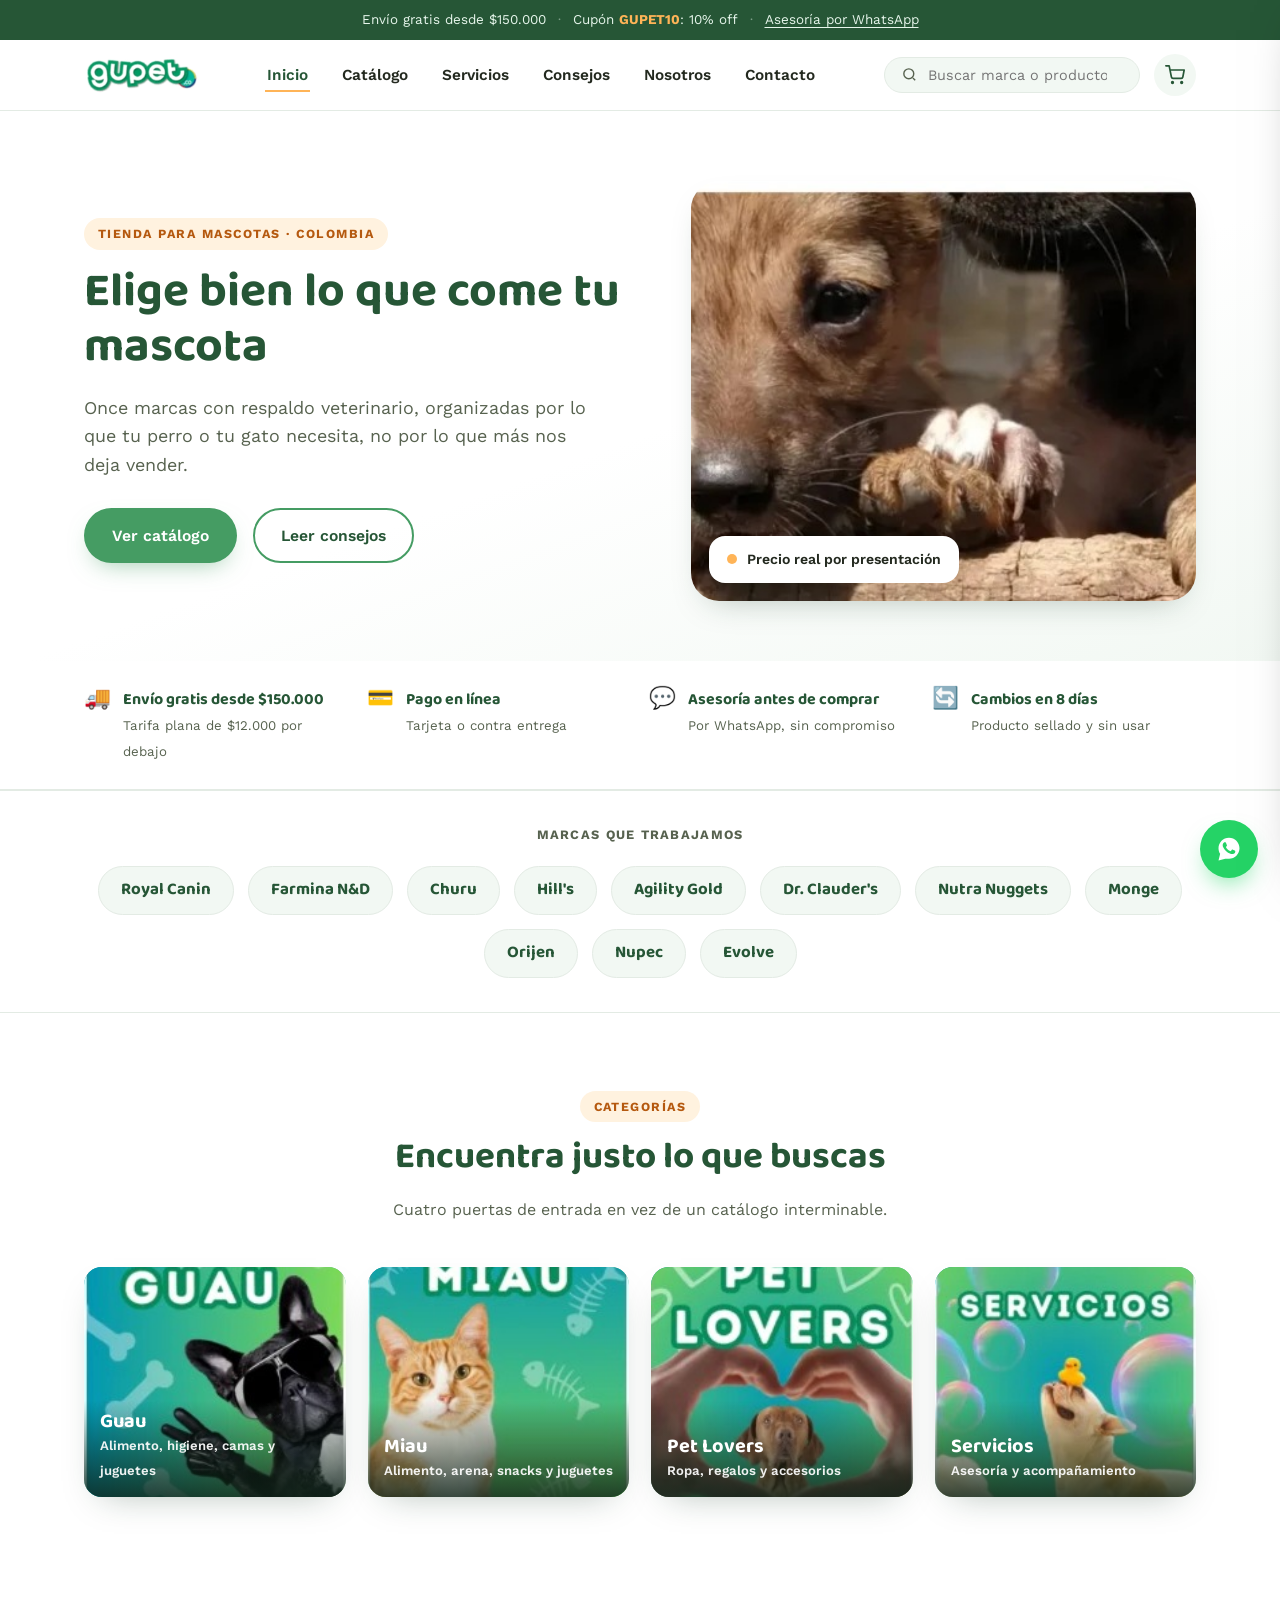
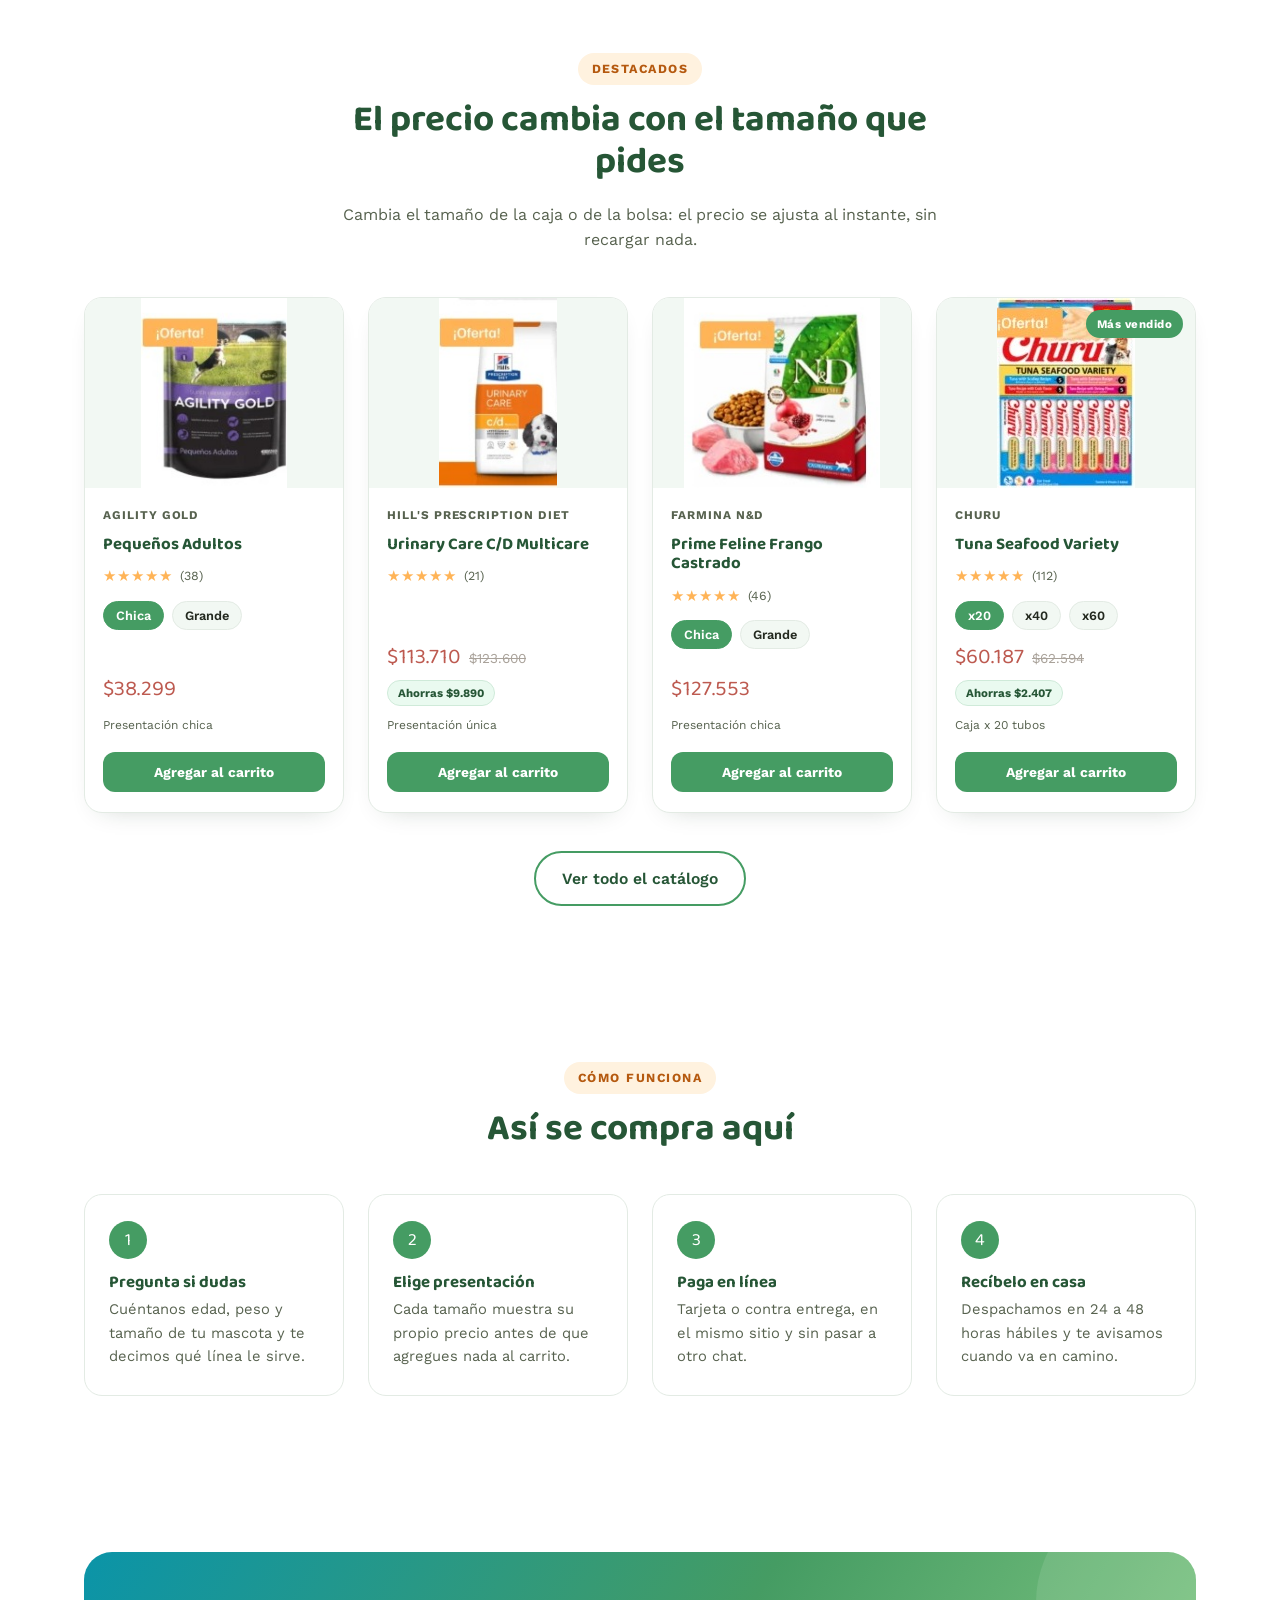
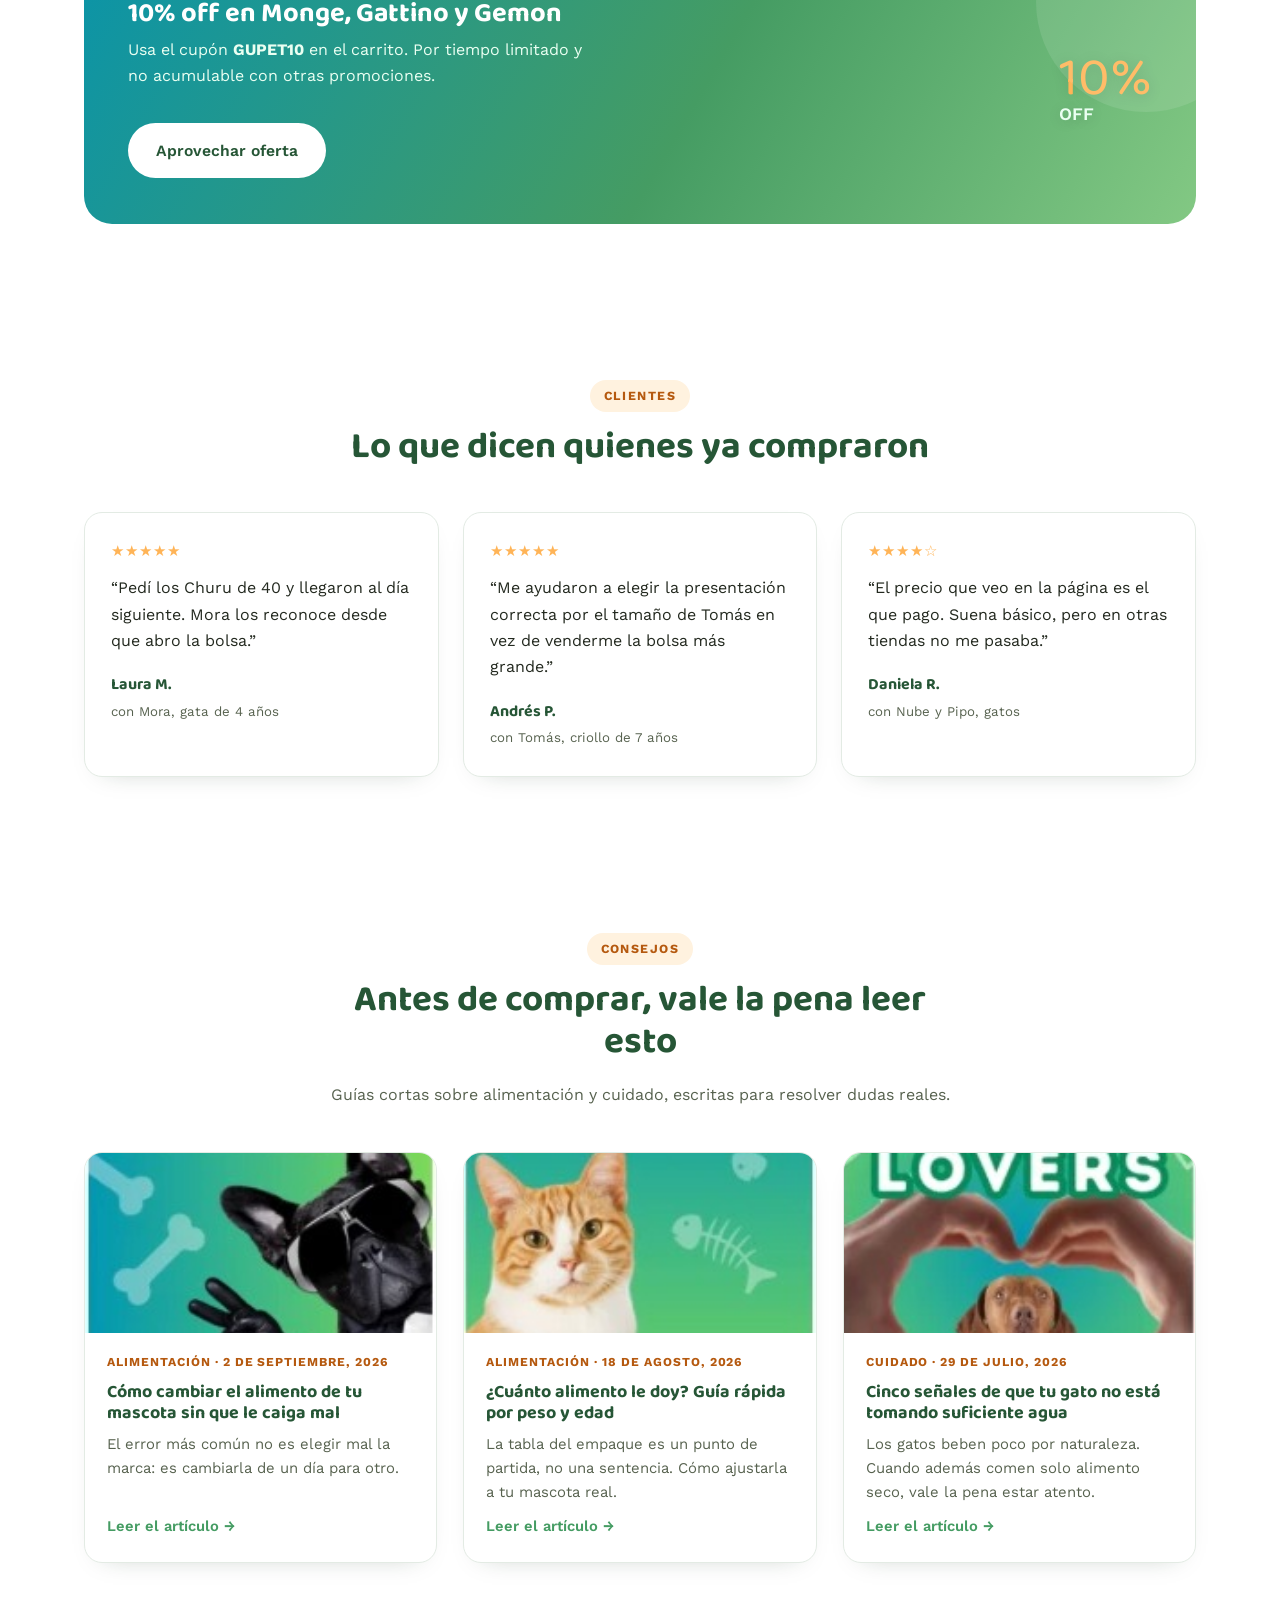
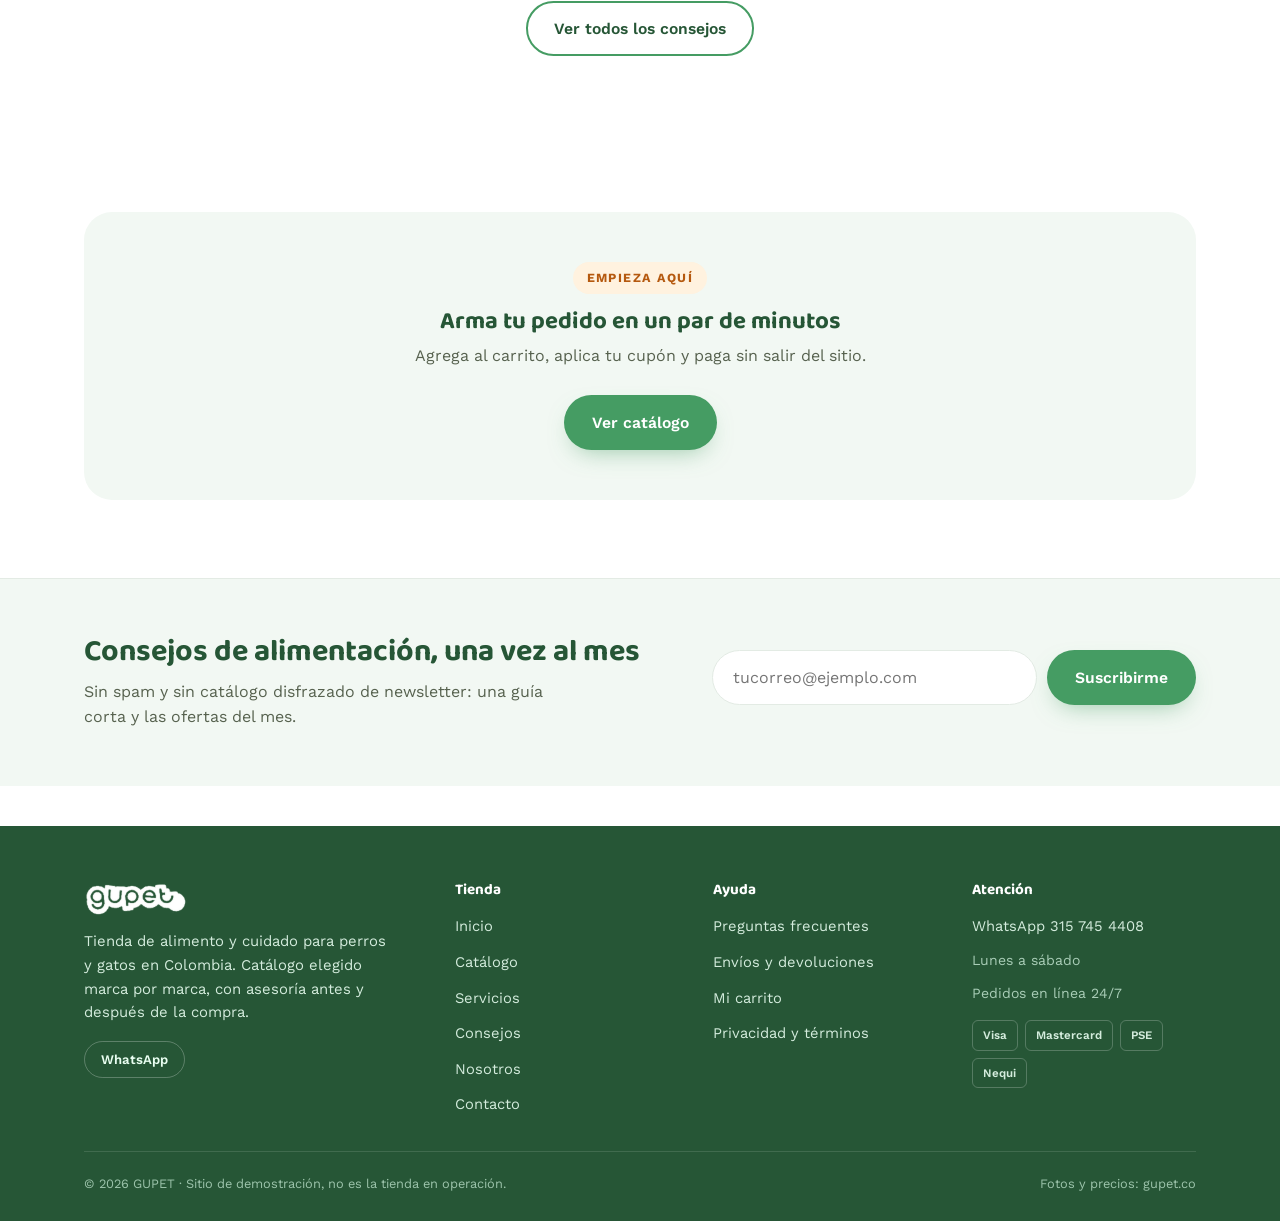
<file: index.html>
<!DOCTYPE html>
<html lang="es">
<head>
<meta charset="UTF-8">
<meta name="viewport" content="width=device-width, initial-scale=1.0">
<title>GUPET: alimento y cuidado para perros y gatos</title>
<meta name="description" content="Tienda en línea de alimento, higiene y accesorios para perros y gatos en Colombia. Marcas con respaldo veterinario, precio claro por presentación y pago en línea.">
<meta name="theme-color" content="#459c63">
<meta property="og:type" content="website">
<meta property="og:site_name" content="GUPET">
<meta property="og:title" content="GUPET: alimento y cuidado para perros y gatos">
<meta property="og:description" content="Tienda en línea de alimento, higiene y accesorios para perros y gatos en Colombia. Marcas con respaldo veterinario, precio claro por presentación y pago en línea.">
<meta property="og:image" content="img/hero-puppy.jpg">
<meta property="og:locale" content="es_CO">
<meta name="twitter:card" content="summary_large_image">
<link rel="icon" href="favicon.svg" type="image/svg+xml">
<link rel="apple-touch-icon" href="img/logo.png">
<link rel="preconnect" href="https://fonts.googleapis.com">
<link rel="preconnect" href="https://fonts.gstatic.com" crossorigin>
<link rel="stylesheet" href="style.css">
<script type="application/ld+json">
{
  "@context": "https://schema.org",
  "@type": "PetStore",
  "name": "GUPET",
  "description": "Tienda de alimento y cuidado para perros y gatos en Colombia.",
  "image": "img/logo.png",
  "telephone": "+573157454408",
  "areaServed": "CO",
  "priceRange": "$$"
}
</script>
</head>
<body data-page="index">

<div data-site-header></div>

<main id="main">

<section class="hero">
  <div class="container hero-inner">
    <div>
      <span class="eyebrow">Tienda para mascotas · Colombia</span>
      <h1>Elige bien lo que come tu mascota</h1>
      <p class="lead">Once marcas con respaldo veterinario, organizadas por lo que tu perro o tu gato necesita, no por lo que más nos deja vender.</p>
      <div class="hero-actions">
        <a href="catalogo.html" class="btn btn-primary">Ver catálogo</a>
        <a href="consejos.html" class="btn btn-outline">Leer consejos</a>
      </div>
    </div>
    <div class="hero-media">
      <img src="img/hero-puppy.jpg" alt="Cachorro esperando su alimento GUPET" width="720" height="420">
      <div class="hero-badge"><span class="dot"></span> Precio real por presentación</div>
    </div>
  </div>
</section>

<div class="trust-strip">
  <div class="container">
    <div class="trust-grid">
      <div class="trust-item"><span class="ti-icon">🚚</span><div><strong>Envío gratis desde $150.000</strong><span>Tarifa plana de $12.000 por debajo</span></div></div>
      <div class="trust-item"><span class="ti-icon">💳</span><div><strong>Pago en línea</strong><span>Tarjeta o contra entrega</span></div></div>
      <div class="trust-item"><span class="ti-icon">💬</span><div><strong>Asesoría antes de comprar</strong><span>Por WhatsApp, sin compromiso</span></div></div>
      <div class="trust-item"><span class="ti-icon">🔄</span><div><strong>Cambios en 8 días</strong><span>Producto sellado y sin usar</span></div></div>
    </div>
  </div>
</div>

<div class="brands-strip">
  <div class="container">
    <p>Marcas que trabajamos</p>
    <div class="brands-row" data-marcas></div>
  </div>
</div>

<section class="reveal">
  <div class="container">
    <div class="section-head">
      <span class="eyebrow">Categorías</span>
      <h2>Encuentra justo lo que buscas</h2>
      <p>Cuatro puertas de entrada en vez de un catálogo interminable.</p>
    </div>
    <div class="category-grid" data-home-categorias></div>
  </div>
</section>

<section style="background: var(--white);" class="reveal">
  <div class="container">
    <div class="section-head">
      <span class="eyebrow">Destacados</span>
      <h2>El precio cambia con el tamaño que pides</h2>
      <p>Cambia el tamaño de la caja o de la bolsa: el precio se ajusta al instante, sin recargar nada.</p>
    </div>
    <div class="product-grid" data-home-products></div>
    <div style="text-align:center; margin-top:38px;">
      <a href="catalogo.html" class="btn btn-outline">Ver todo el catálogo</a>
    </div>
  </div>
</section>

<section class="reveal">
  <div class="container">
    <div class="section-head">
      <span class="eyebrow">Cómo funciona</span>
      <h2>Así se compra aquí</h2>
    </div>
    <div class="steps-grid">
      <div class="step-card"><h3>Pregunta si dudas</h3><p>Cuéntanos edad, peso y tamaño de tu mascota y te decimos qué línea le sirve.</p></div>
      <div class="step-card"><h3>Elige presentación</h3><p>Cada tamaño muestra su propio precio antes de que agregues nada al carrito.</p></div>
      <div class="step-card"><h3>Paga en línea</h3><p>Tarjeta o contra entrega, en el mismo sitio y sin pasar a otro chat.</p></div>
      <div class="step-card"><h3>Recíbelo en casa</h3><p>Despachamos en 24 a 48 horas hábiles y te avisamos cuando va en camino.</p></div>
    </div>
  </div>
</section>

<section style="background: var(--white);" class="reveal">
  <div class="container">
    <div class="offer-banner">
      <div>
        <h3>10% off en Monge, Gattino y Gemon</h3>
        <p>Usa el cupón <strong>GUPET10</strong> en el carrito. Por tiempo limitado y no acumulable con otras promociones.</p>
        <a href="catalogo.html" class="btn btn-light" style="margin-top:18px;">Aprovechar oferta</a>
      </div>
      <div class="offer-pct">10%<span style="font-size:1.1rem; display:block; color:#eafff2; font-family:'Work Sans',sans-serif; font-weight:600;">OFF</span></div>
    </div>
  </div>
</section>

<section class="reveal">
  <div class="container">
    <div class="section-head">
      <span class="eyebrow">Clientes</span>
      <h2>Lo que dicen quienes ya compraron</h2>
    </div>
    <div class="reviews-grid" data-resenas></div>
  </div>
</section>

<section style="background: var(--white);" class="reveal">
  <div class="container">
    <div class="section-head">
      <span class="eyebrow">Consejos</span>
      <h2>Antes de comprar, vale la pena leer esto</h2>
      <p>Guías cortas sobre alimentación y cuidado, escritas para resolver dudas reales.</p>
    </div>
    <div class="posts-grid" data-home-posts></div>
    <div style="text-align:center; margin-top:38px;">
      <a href="consejos.html" class="btn btn-outline">Ver todos los consejos</a>
    </div>
  </div>
</section>

<section class="reveal">
  <div class="container">
    <div class="cta-band">
      <span class="eyebrow">Empieza aquí</span>
      <h2>Arma tu pedido en un par de minutos</h2>
      <p>Agrega al carrito, aplica tu cupón y paga sin salir del sitio.</p>
      <a href="catalogo.html" class="btn btn-primary">Ver catálogo</a>
    </div>
  </div>
</section>
</main>

<div data-site-footer></div>

<script src="data.js"></script>
<script src="script.js"></script>
</body>
</html>
</file>
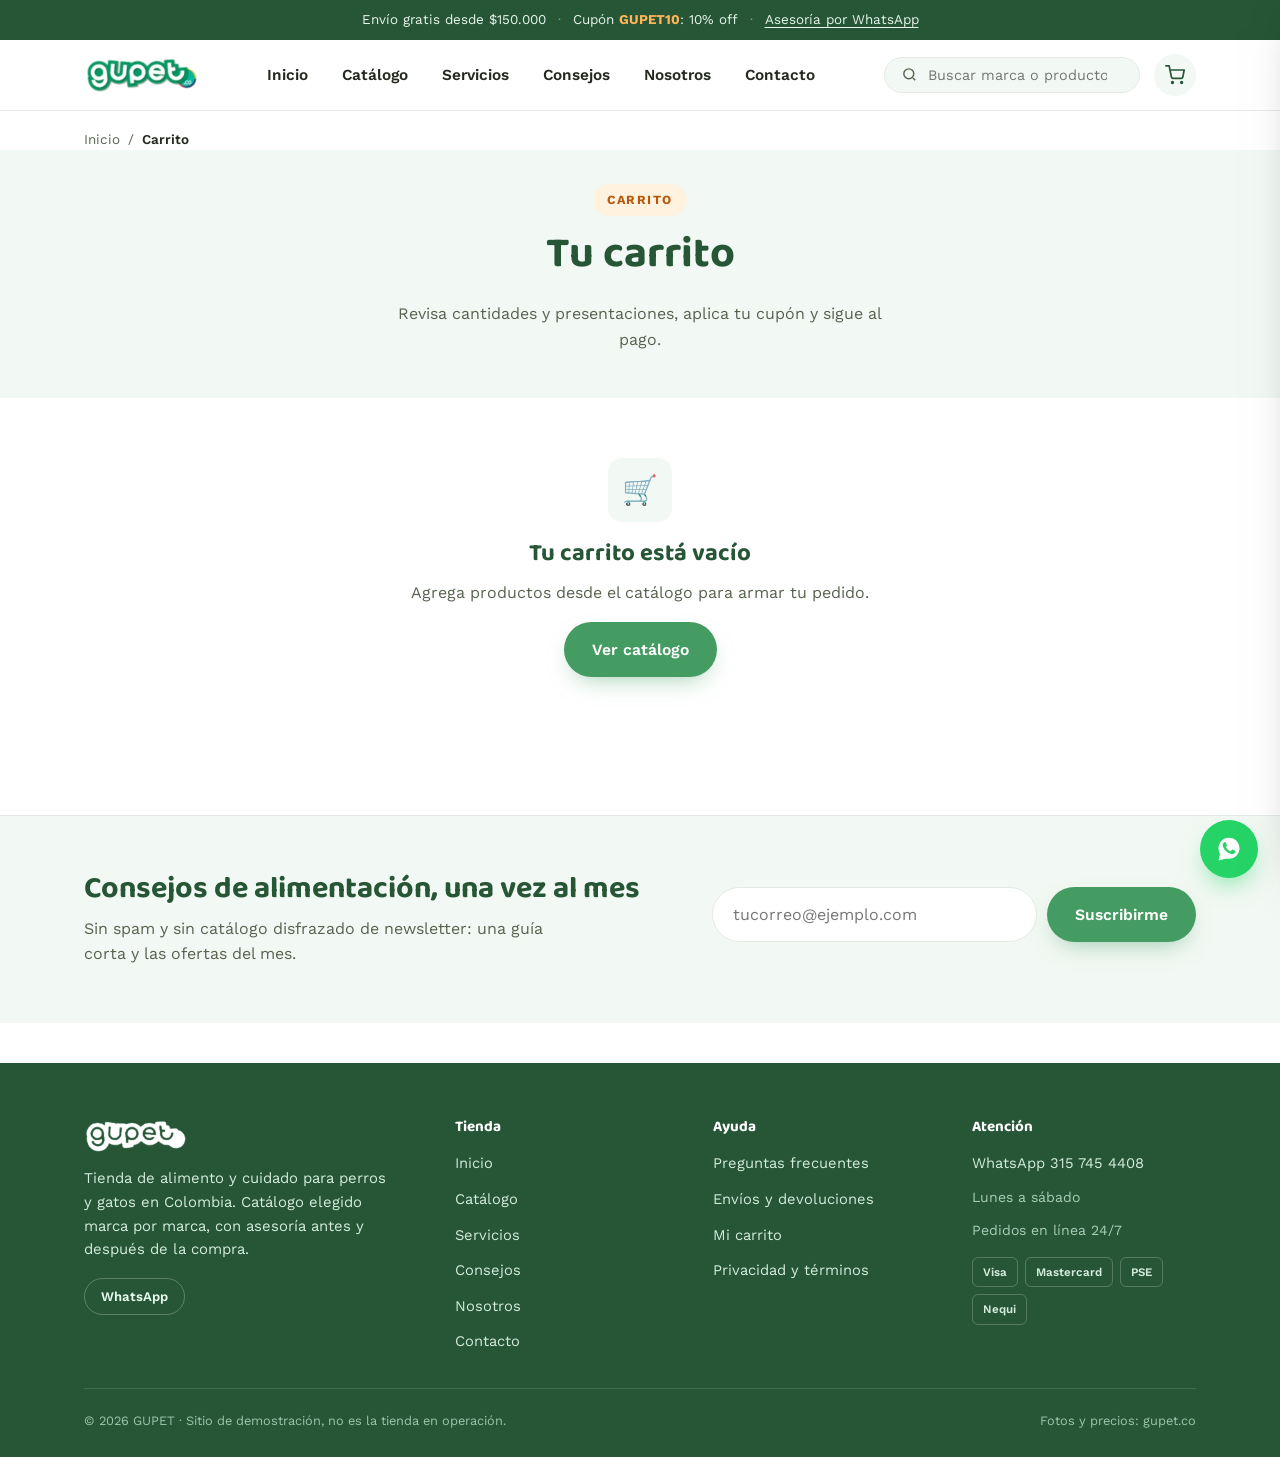
<file: carrito.html>
<!DOCTYPE html>
<html lang="es">
<head>
<meta charset="UTF-8">
<meta name="viewport" content="width=device-width, initial-scale=1.0">
<title>Tu carrito | GUPET</title>
<meta name="description" content="Revisa los productos de tu pedido, ajusta cantidades, aplica cupón y continúa al pago.">
<meta name="theme-color" content="#459c63">
<meta property="og:type" content="website">
<meta property="og:site_name" content="GUPET">
<meta property="og:title" content="Tu carrito | GUPET">
<meta property="og:description" content="Revisa los productos de tu pedido, ajusta cantidades, aplica cupón y continúa al pago.">
<meta property="og:image" content="img/hero-puppy.jpg">
<meta property="og:locale" content="es_CO">
<meta name="twitter:card" content="summary_large_image">
<link rel="icon" href="favicon.svg" type="image/svg+xml">
<link rel="apple-touch-icon" href="img/logo.png">
<link rel="preconnect" href="https://fonts.googleapis.com">
<link rel="preconnect" href="https://fonts.gstatic.com" crossorigin>
<link rel="stylesheet" href="style.css">
</head>
<body data-page="carrito">

<div data-site-header></div>

<main id="main">

<div class="container">
  <nav class="breadcrumb" aria-label="Ruta">
    <a href="index.html">Inicio</a> <span>/</span> <span aria-current="page">Carrito</span>
  </nav>
</div>

<section class="page-hero" style="padding-top:34px;">
  <div class="container">
    <span class="eyebrow">Carrito</span>
    <h1>Tu carrito</h1>
    <p>Revisa cantidades y presentaciones, aplica tu cupón y sigue al pago.</p>
  </div>
</section>

<section style="padding-top:0;" data-cart-root>
  <div class="container">

    <div class="cart-empty" data-cart-empty>
      <div class="perk-icon">🛒</div>
      <h2>Tu carrito está vacío</h2>
      <p>Agrega productos desde el catálogo para armar tu pedido.</p>
      <a href="catalogo.html" class="btn btn-primary">Ver catálogo</a>
    </div>

    <div class="cart-layout">
      <div data-cart-list></div>
      <div class="cart-summary-card" data-cart-summary></div>
    </div>

  </div>
</section>
</main>

<div data-site-footer></div>

<script src="data.js"></script>
<script src="script.js"></script>
</body>
</html>
</file>
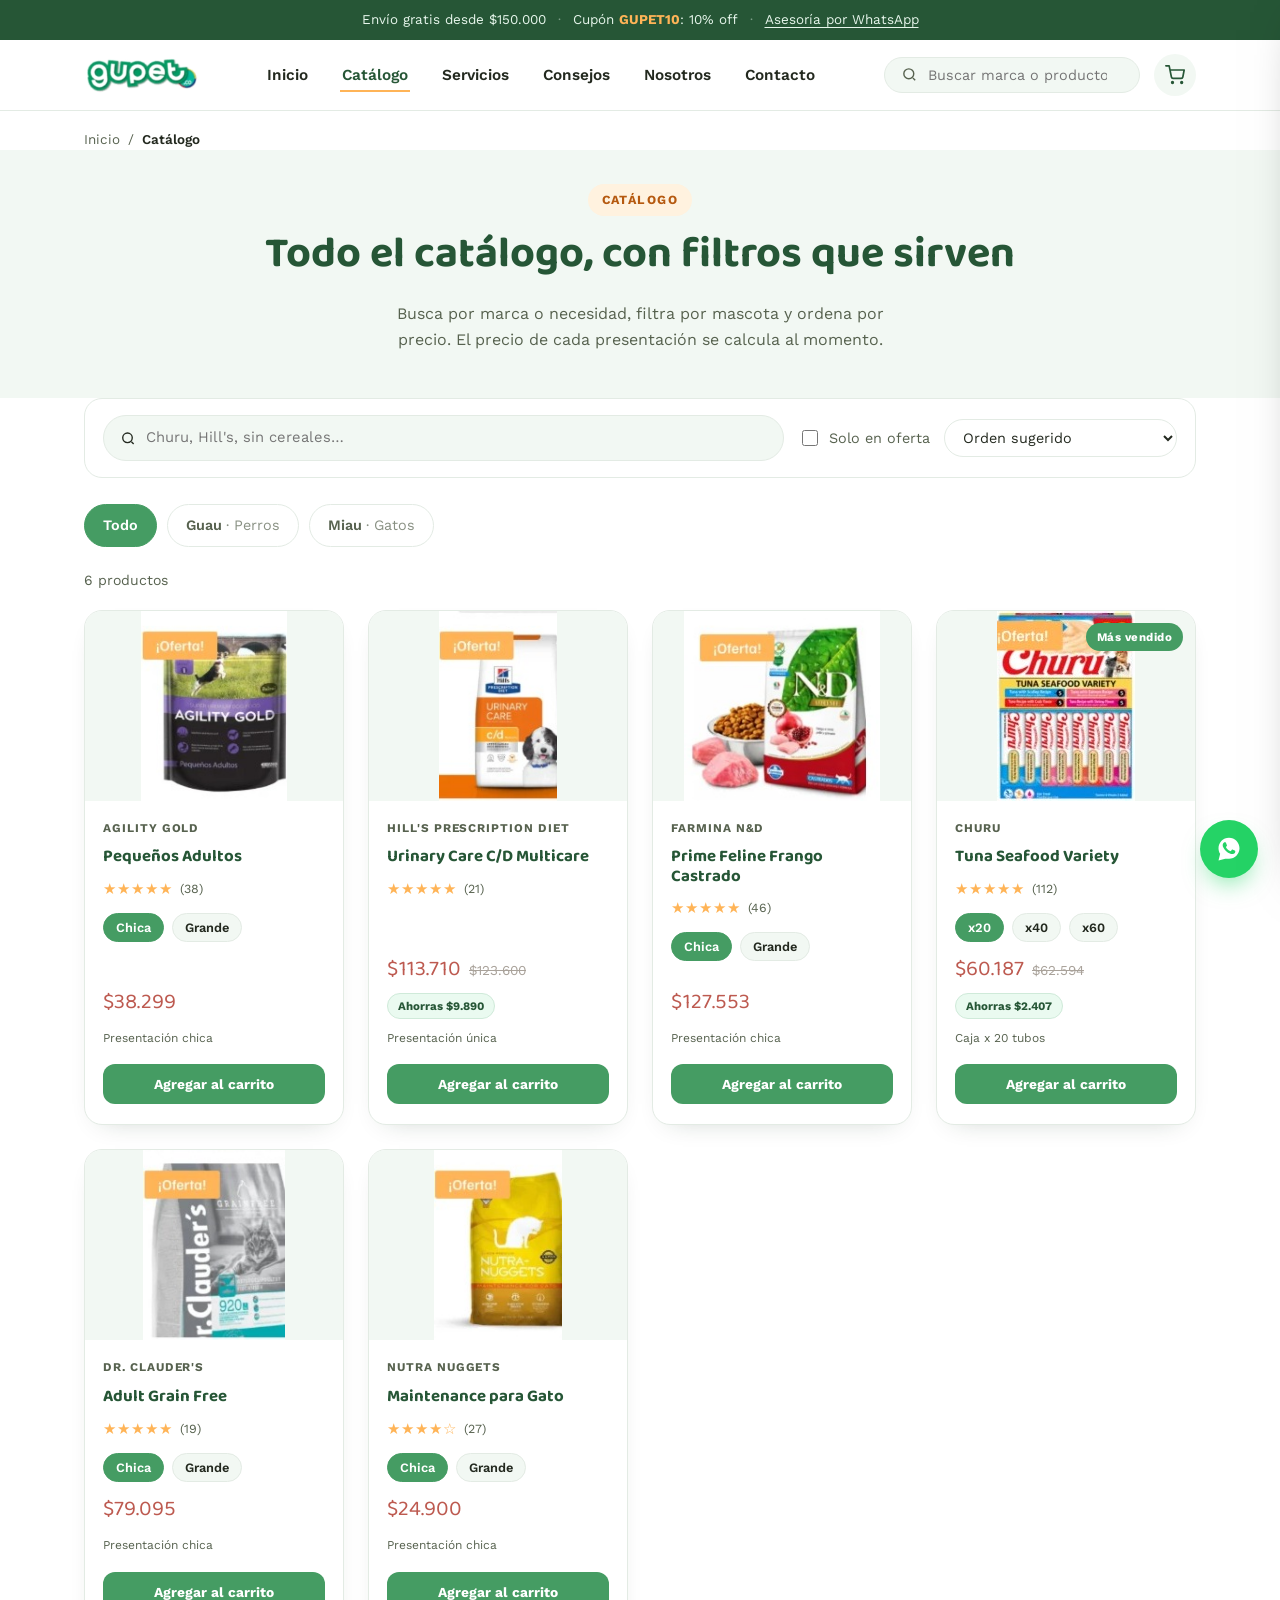
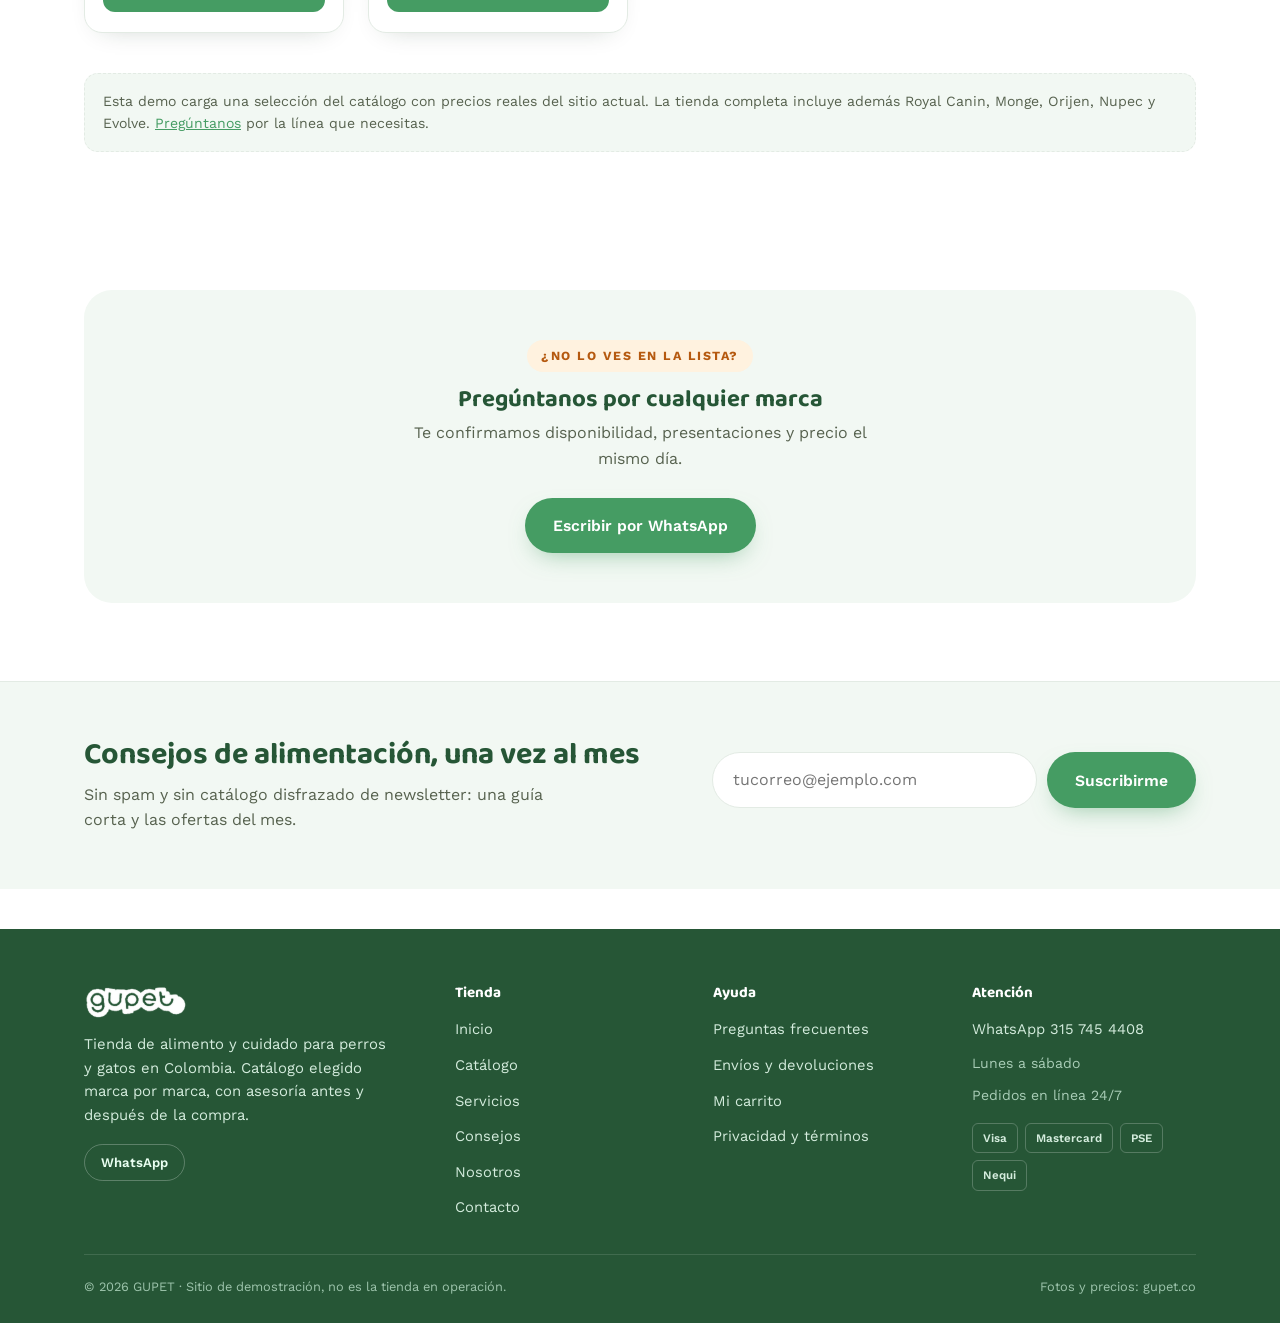
<file: catalogo.html>
<!DOCTYPE html>
<html lang="es">
<head>
<meta charset="UTF-8">
<meta name="viewport" content="width=device-width, initial-scale=1.0">
<title>Catálogo | GUPET</title>
<meta name="description" content="Catálogo de alimento y cuidado para perros y gatos: busca por marca, filtra por mascota y ordena por precio. Precio real por presentación.">
<meta name="theme-color" content="#459c63">
<meta property="og:type" content="website">
<meta property="og:site_name" content="GUPET">
<meta property="og:title" content="Catálogo | GUPET">
<meta property="og:description" content="Catálogo de alimento y cuidado para perros y gatos: busca por marca, filtra por mascota y ordena por precio. Precio real por presentación.">
<meta property="og:image" content="img/hero-puppy.jpg">
<meta property="og:locale" content="es_CO">
<meta name="twitter:card" content="summary_large_image">
<link rel="icon" href="favicon.svg" type="image/svg+xml">
<link rel="apple-touch-icon" href="img/logo.png">
<link rel="preconnect" href="https://fonts.googleapis.com">
<link rel="preconnect" href="https://fonts.gstatic.com" crossorigin>
<link rel="stylesheet" href="style.css">
</head>
<body data-page="catalogo">

<div data-site-header></div>

<main id="main">

<div class="container">
  <nav class="breadcrumb" aria-label="Ruta">
    <a href="index.html">Inicio</a> <span>/</span> <span aria-current="page">Catálogo</span>
  </nav>
</div>

<section class="page-hero" style="padding-top:34px;">
  <div class="container">
    <span class="eyebrow">Catálogo</span>
    <h1>Todo el catálogo, con filtros que sirven</h1>
    <p>Busca por marca o necesidad, filtra por mascota y ordena por precio. El precio de cada presentación se calcula al momento.</p>
  </div>
</section>

<section style="padding-top:0;">
  <div class="container">
    <div class="catalog-toolbar">
      <div class="catalog-search">
        <svg viewBox="0 0 24 24" fill="none" stroke="currentColor" stroke-width="2" width="17" height="17" aria-hidden="true"><circle cx="11" cy="11" r="7"/><path d="m20 20-3.2-3.2"/></svg>
        <label class="sr-only" for="cat-q">Buscar producto</label>
        <input id="cat-q" type="search" placeholder="Churu, Hill's, sin cereales…" data-cat-buscar>
      </div>
      <div class="catalog-tools">
        <label class="switch"><input type="checkbox" data-cat-oferta> Solo en oferta</label>
        <label class="sr-only" for="cat-orden">Ordenar por</label>
        <select id="cat-orden" data-cat-orden>
          <option value="relevancia">Orden sugerido</option>
          <option value="precio-asc">Precio: de menor a mayor</option>
          <option value="precio-desc">Precio: de mayor a menor</option>
          <option value="rating">Mejor calificados</option>
        </select>
      </div>
    </div>

    <div class="chip-row" data-cat-filtros></div>
    <p class="result-count" data-cat-contador role="status"></p>

    <div class="product-grid" data-catalogo></div>

    <div class="note-box" style="margin-top:40px;">
      Esta demo carga una selección del catálogo con precios reales del sitio actual. La tienda completa incluye además Royal Canin, Monge, Orijen, Nupec y Evolve.
      <a href="contacto.html" style="color:var(--green); text-decoration:underline;">Pregúntanos</a> por la línea que necesitas.
    </div>
  </div>
</section>

<section style="background: var(--white); padding-top: 60px;">
  <div class="container">
    <div class="cta-band">
      <span class="eyebrow">¿No lo ves en la lista?</span>
      <h2>Pregúntanos por cualquier marca</h2>
      <p>Te confirmamos disponibilidad, presentaciones y precio el mismo día.</p>
      <a href="https://wa.me/573157454408" class="btn btn-primary" target="_blank" rel="noopener">Escribir por WhatsApp</a>
    </div>
  </div>
</section>
</main>

<div data-site-footer></div>

<script src="data.js"></script>
<script src="script.js"></script>
</body>
</html>
</file>
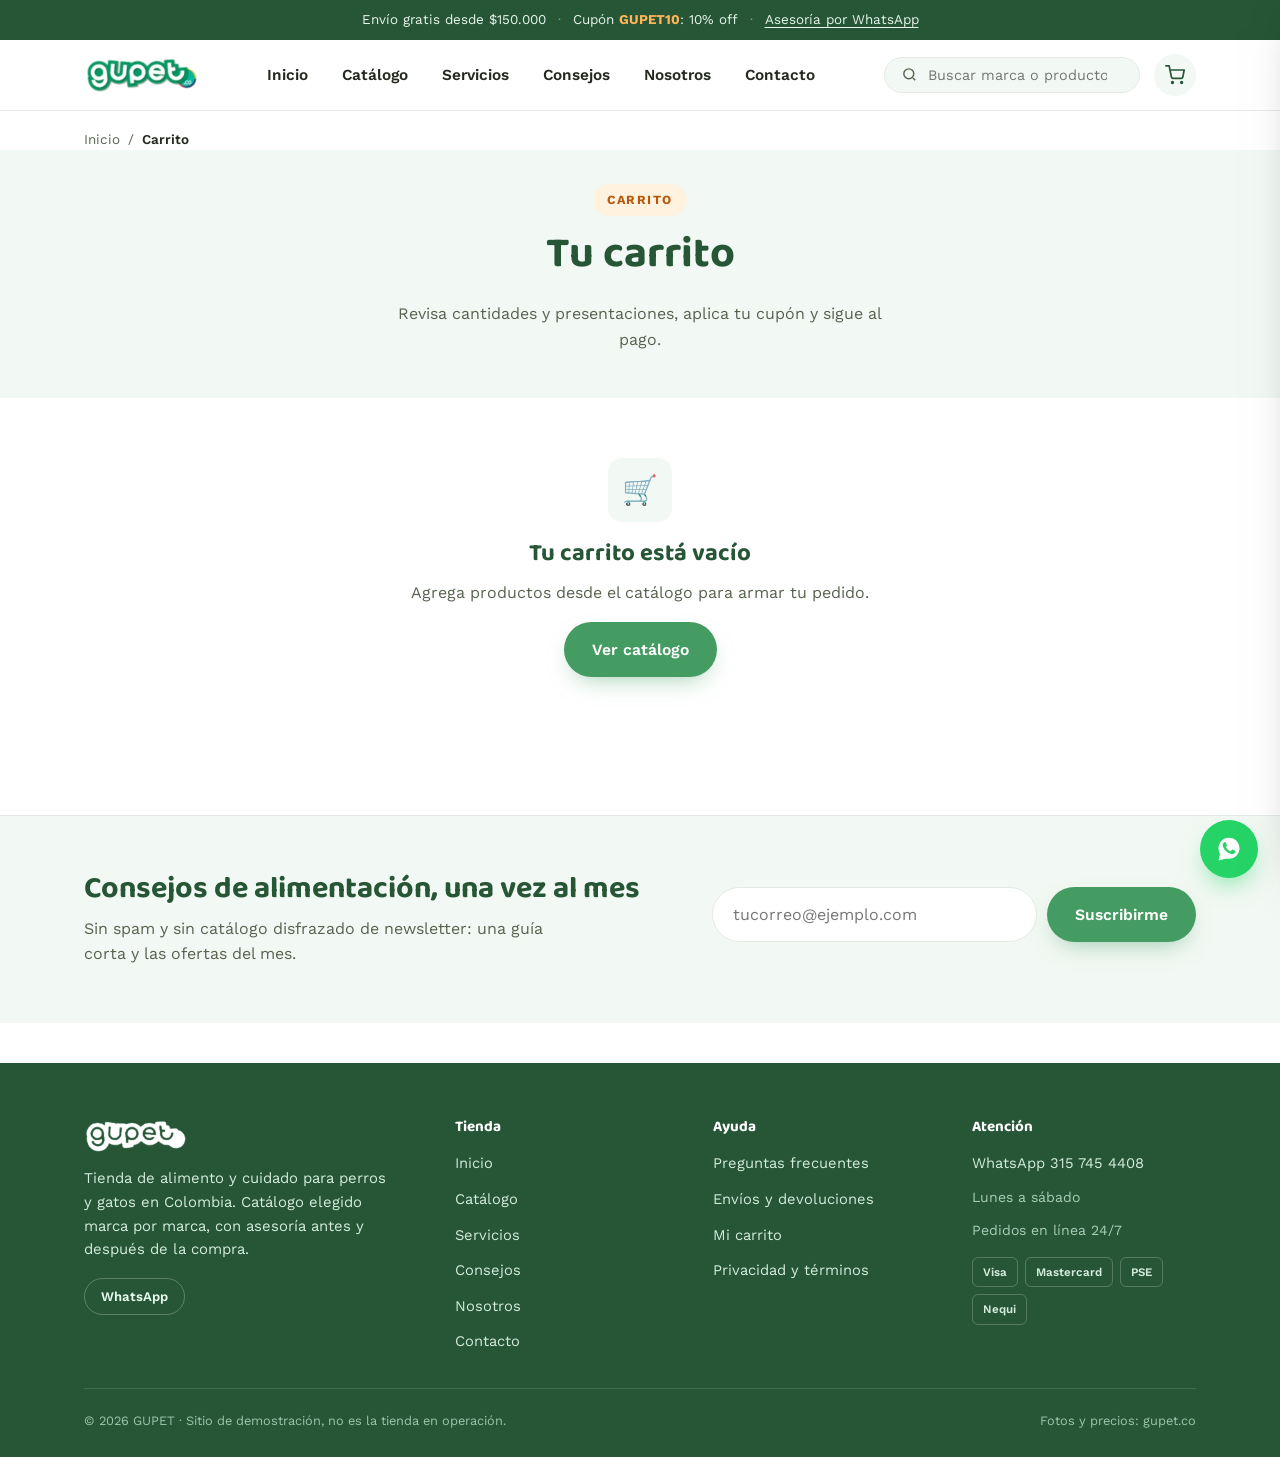
<file: checkout.html>
<!DOCTYPE html>
<html lang="es">
<head>
<meta charset="UTF-8">
<meta name="viewport" content="width=device-width, initial-scale=1.0">
<title>Checkout | GUPET</title>
<meta name="description" content="Completa tus datos de envío y elige método de pago para cerrar tu pedido.">
<meta name="theme-color" content="#459c63">
<meta property="og:type" content="website">
<meta property="og:site_name" content="GUPET">
<meta property="og:title" content="Checkout | GUPET">
<meta property="og:description" content="Completa tus datos de envío y elige método de pago para cerrar tu pedido.">
<meta property="og:image" content="img/hero-puppy.jpg">
<meta property="og:locale" content="es_CO">
<meta name="twitter:card" content="summary_large_image">
<link rel="icon" href="favicon.svg" type="image/svg+xml">
<link rel="apple-touch-icon" href="img/logo.png">
<link rel="preconnect" href="https://fonts.googleapis.com">
<link rel="preconnect" href="https://fonts.gstatic.com" crossorigin>
<link rel="stylesheet" href="style.css">
</head>
<body data-page="checkout">

<div data-site-header></div>

<main id="main">

<section class="page-hero" style="padding-top:44px;">
  <div class="container">
    <span class="eyebrow">Checkout</span>
    <h1>Completa tu pedido</h1>
    <ol class="checkout-steps">
      <li><strong>1</strong> Carrito</li>
      <li class="active"><strong>2</strong> Datos y pago</li>
      <li><strong>3</strong> Confirmación</li>
    </ol>
  </div>
</section>

<section style="padding-top:0;">
  <div class="container">
    <div class="demo-note">
      <span>⚠️</span>
      <span>Checkout <strong>simulado</strong> para la demo: no se procesan pagos reales ni se guarda tu información en ningún servidor. Todo ocurre en tu navegador.</span>
    </div>

    <div class="checkout-layout">
      <div class="checkout-form-card">
        <form id="checkout-form" novalidate>
          <div class="form-section-title">Datos de contacto</div>
          <div class="form-group">
            <label for="co-nombre">Nombre completo</label>
            <input type="text" id="co-nombre" name="nombre" required placeholder="Ej. María Rodríguez" autocomplete="name">
          </div>
          <div class="form-row">
            <div class="form-group">
              <label for="co-email">Correo</label>
              <input type="email" id="co-email" name="email" required placeholder="tucorreo@ejemplo.com" autocomplete="email">
            </div>
            <div class="form-group">
              <label for="co-telefono">Teléfono</label>
              <input type="tel" id="co-telefono" name="telefono" required placeholder="Ej. 300 123 4567" autocomplete="tel">
            </div>
          </div>

          <div class="form-section-title">Dirección de envío</div>
          <div class="form-group">
            <label for="co-direccion">Dirección</label>
            <input type="text" id="co-direccion" name="direccion" required placeholder="Calle, número, barrio" autocomplete="street-address">
          </div>
          <div class="form-row">
            <div class="form-group">
              <label for="co-ciudad">Ciudad</label>
              <input type="text" id="co-ciudad" name="ciudad" required placeholder="Ej. Bogotá" autocomplete="address-level2">
            </div>
            <div class="form-group">
              <label for="co-nota">Indicaciones (opcional)</label>
              <input type="text" id="co-nota" name="nota" placeholder="Ej. dejar en portería">
            </div>
          </div>

          <div class="form-section-title">Método de pago</div>
          <div class="pay-options">
            <label class="pay-option">
              <input type="radio" name="pago" value="tarjeta" data-pago-opcion checked>
              <span><strong>Tarjeta de crédito o débito</strong><span>Pago inmediato, simulado en esta demo.</span></span>
            </label>
            <label class="pay-option">
              <input type="radio" name="pago" value="contraentrega" data-pago-opcion>
              <span><strong>Pago contra entrega</strong><span>Pagas cuando recibes el pedido, sujeto a cobertura.</span></span>
            </label>
          </div>

          <div data-pago-tarjeta>
            <div class="form-group" style="margin-top:18px;">
              <label for="co-tarjeta">Número de tarjeta</label>
              <input type="text" id="co-tarjeta" name="tarjeta" inputmode="numeric" maxlength="19" placeholder="4111 1111 1111 1111" autocomplete="off">
            </div>
            <div class="form-row">
              <div class="form-group">
                <label for="co-vencimiento">Vencimiento</label>
                <input type="text" id="co-vencimiento" name="vencimiento" placeholder="MM/AA" inputmode="numeric" maxlength="5" autocomplete="off">
              </div>
              <div class="form-group">
                <label for="co-cvv">CVV</label>
                <input type="text" id="co-cvv" name="cvv" inputmode="numeric" maxlength="4" placeholder="123" autocomplete="off">
              </div>
            </div>
          </div>

          <button type="submit" class="btn btn-primary full">Confirmar pedido</button>
          <p style="font-size:.8rem; color:var(--ink-soft); text-align:center; margin-top:14px;">
            Al confirmar aceptas los <a href="politicas.html" style="color:var(--green); text-decoration:underline;">términos</a> y la <a href="envios.html" style="color:var(--green); text-decoration:underline;">política de envíos</a>.
          </p>
        </form>
      </div>

      <div class="checkout-summary-card">
        <h2 class="summary-title">Tu pedido</h2>
        <div data-checkout-summary></div>
        <ul class="trust-list">
          <li>Nada se cobra: el pago es simulado</li>
          <li>Despacho en 24–48 h hábiles</li>
          <li>Cambios hasta 8 días después de recibir</li>
        </ul>
      </div>
    </div>
  </div>
</section>
</main>

<div data-site-footer></div>

<script src="data.js"></script>
<script src="script.js"></script>
</body>
</html>
</file>
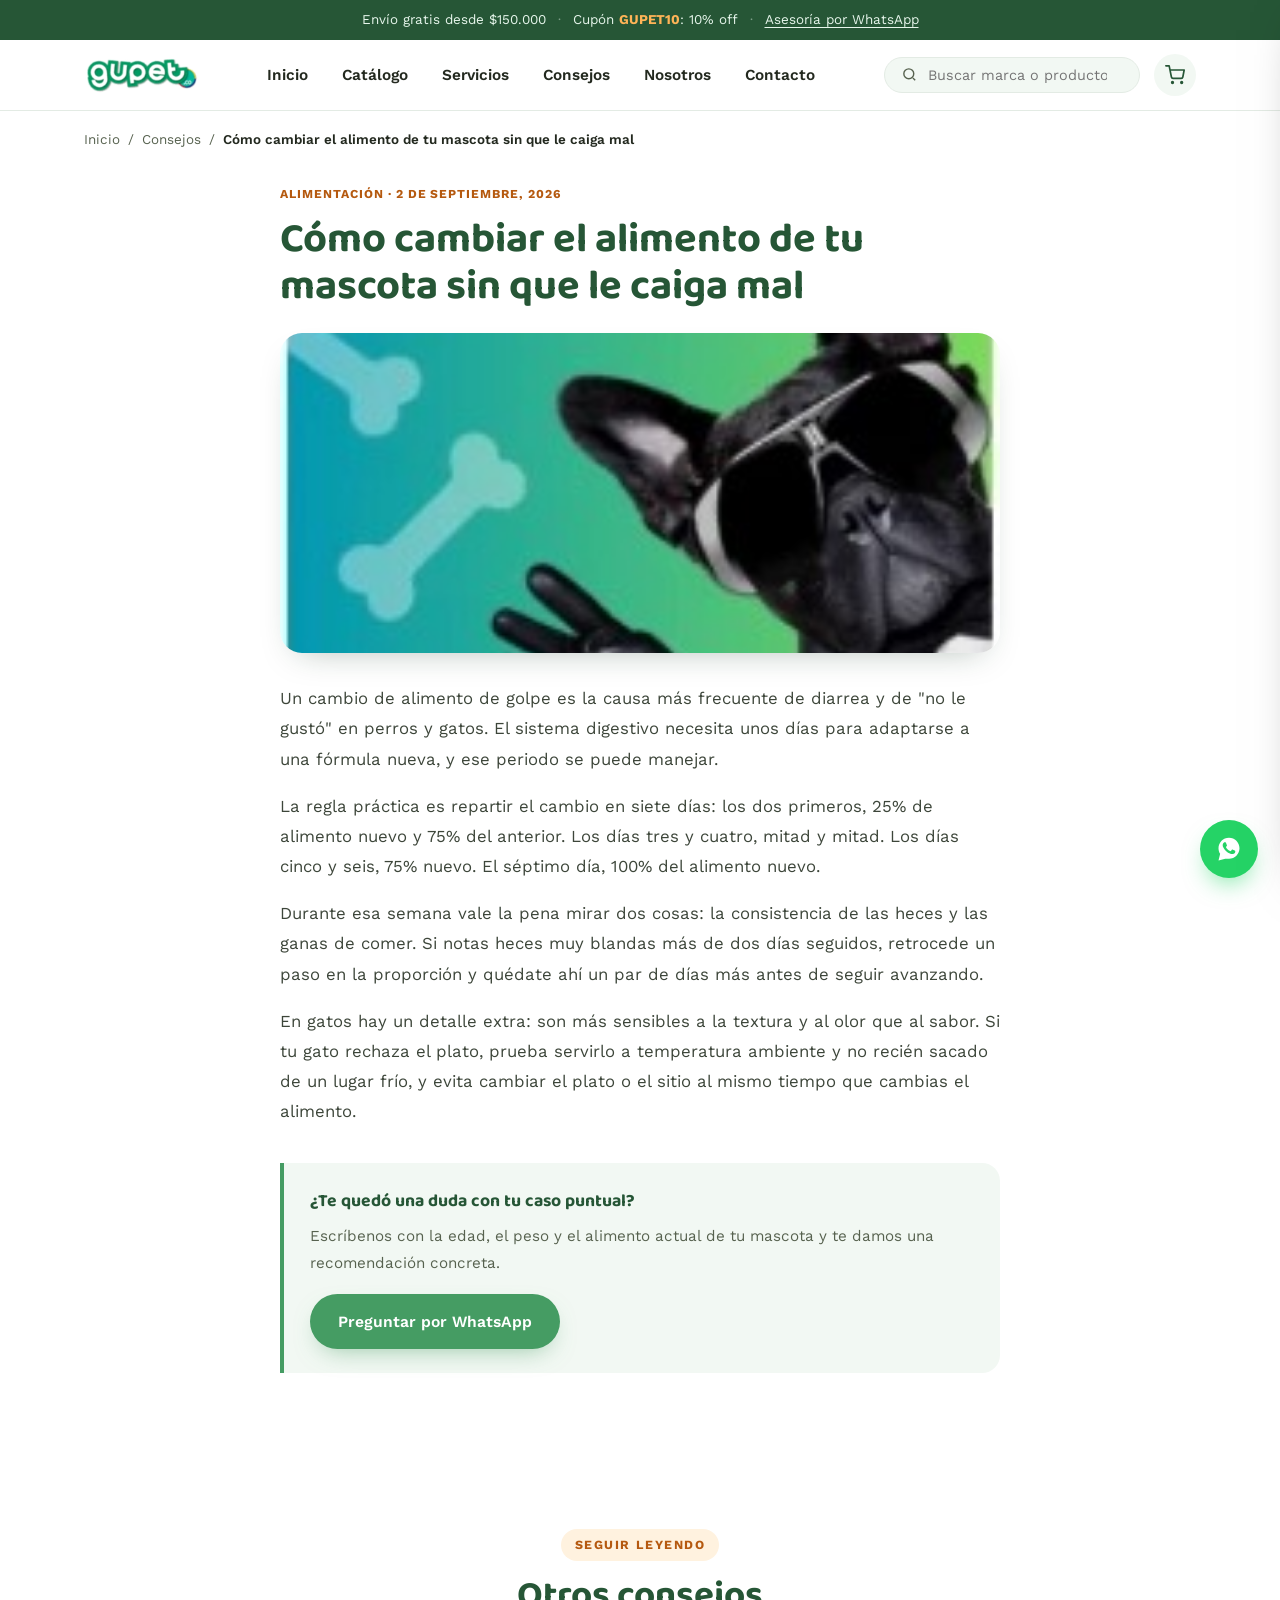
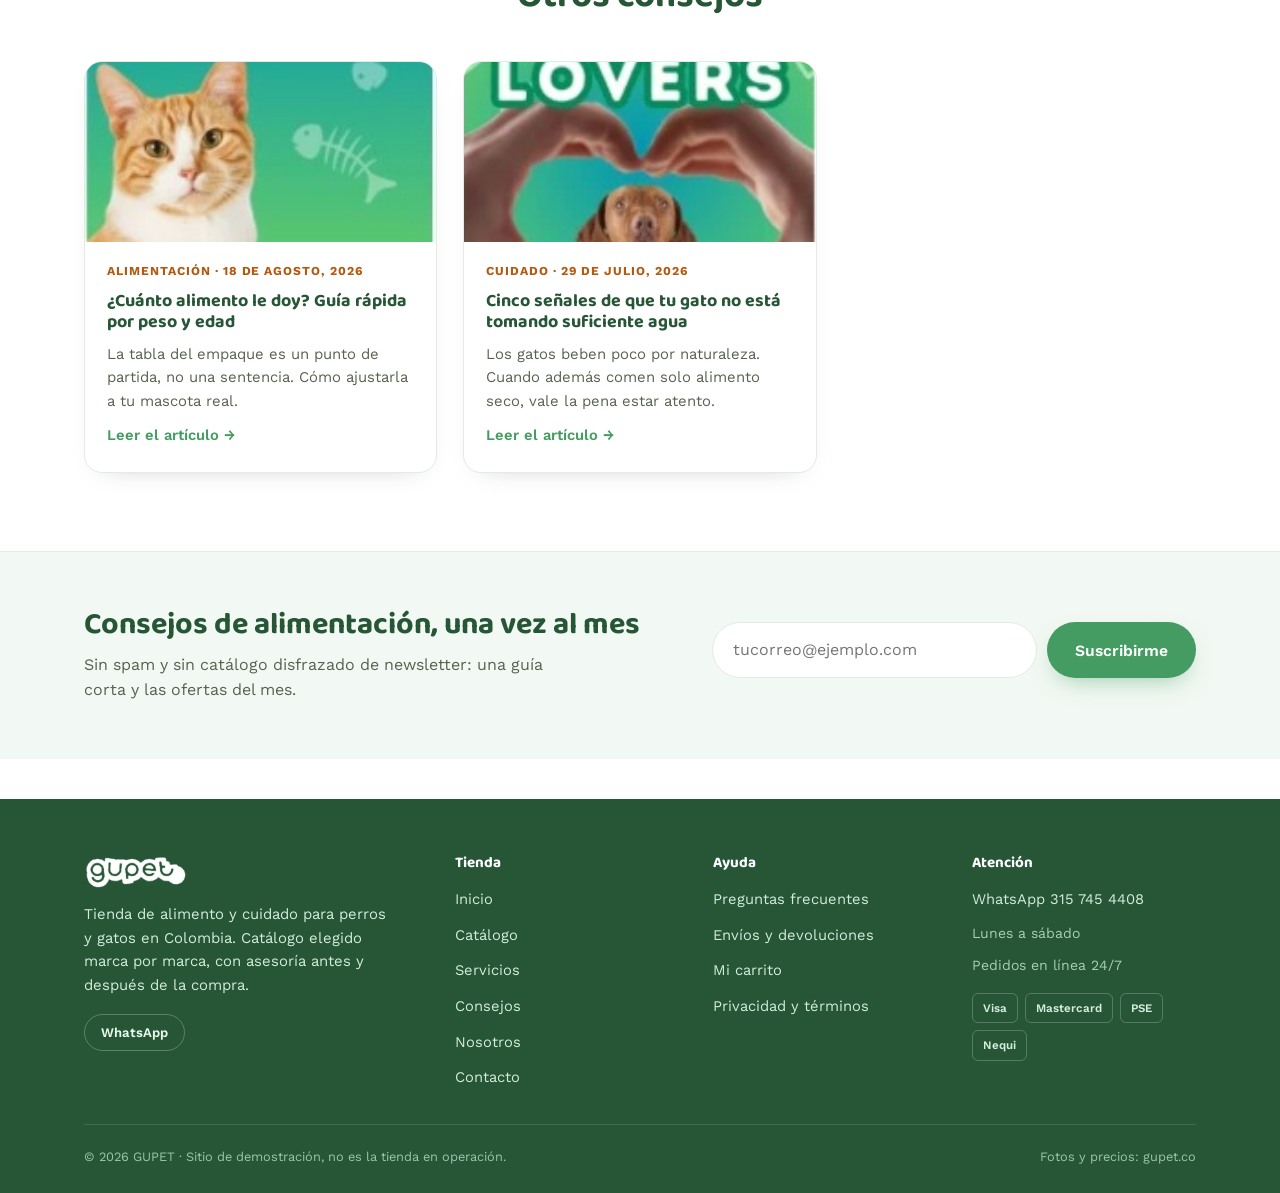
<file: consejo.html>
<!DOCTYPE html>
<html lang="es">
<head>
<meta charset="UTF-8">
<meta name="viewport" content="width=device-width, initial-scale=1.0">
<title>Consejo | GUPET</title>
<meta name="description" content="Artículo de la sección de consejos de GUPET sobre alimentación y cuidado de perros y gatos.">
<meta name="theme-color" content="#459c63">
<meta property="og:type" content="website">
<meta property="og:site_name" content="GUPET">
<meta property="og:title" content="Consejo | GUPET">
<meta property="og:description" content="Artículo de la sección de consejos de GUPET sobre alimentación y cuidado de perros y gatos.">
<meta property="og:image" content="img/hero-puppy.jpg">
<meta property="og:locale" content="es_CO">
<meta name="twitter:card" content="summary_large_image">
<link rel="icon" href="favicon.svg" type="image/svg+xml">
<link rel="apple-touch-icon" href="img/logo.png">
<link rel="preconnect" href="https://fonts.googleapis.com">
<link rel="preconnect" href="https://fonts.gstatic.com" crossorigin>
<link rel="stylesheet" href="style.css">
</head>
<body data-page="consejo">

<div data-site-header></div>

<main id="main">

<div class="container">
  <nav class="breadcrumb" aria-label="Ruta" data-breadcrumb></nav>
</div>

<section style="padding-top:30px;">
  <div class="container">
    <article class="post-article" data-post></article>
  </div>
</section>

<section style="background: var(--white);">
  <div class="container">
    <div class="section-head">
      <span class="eyebrow">Seguir leyendo</span>
      <h2>Otros consejos</h2>
    </div>
    <div class="posts-grid" data-post-mas></div>
  </div>
</section>
</main>

<div data-site-footer></div>

<script src="data.js"></script>
<script src="script.js"></script>
</body>
</html>
</file>
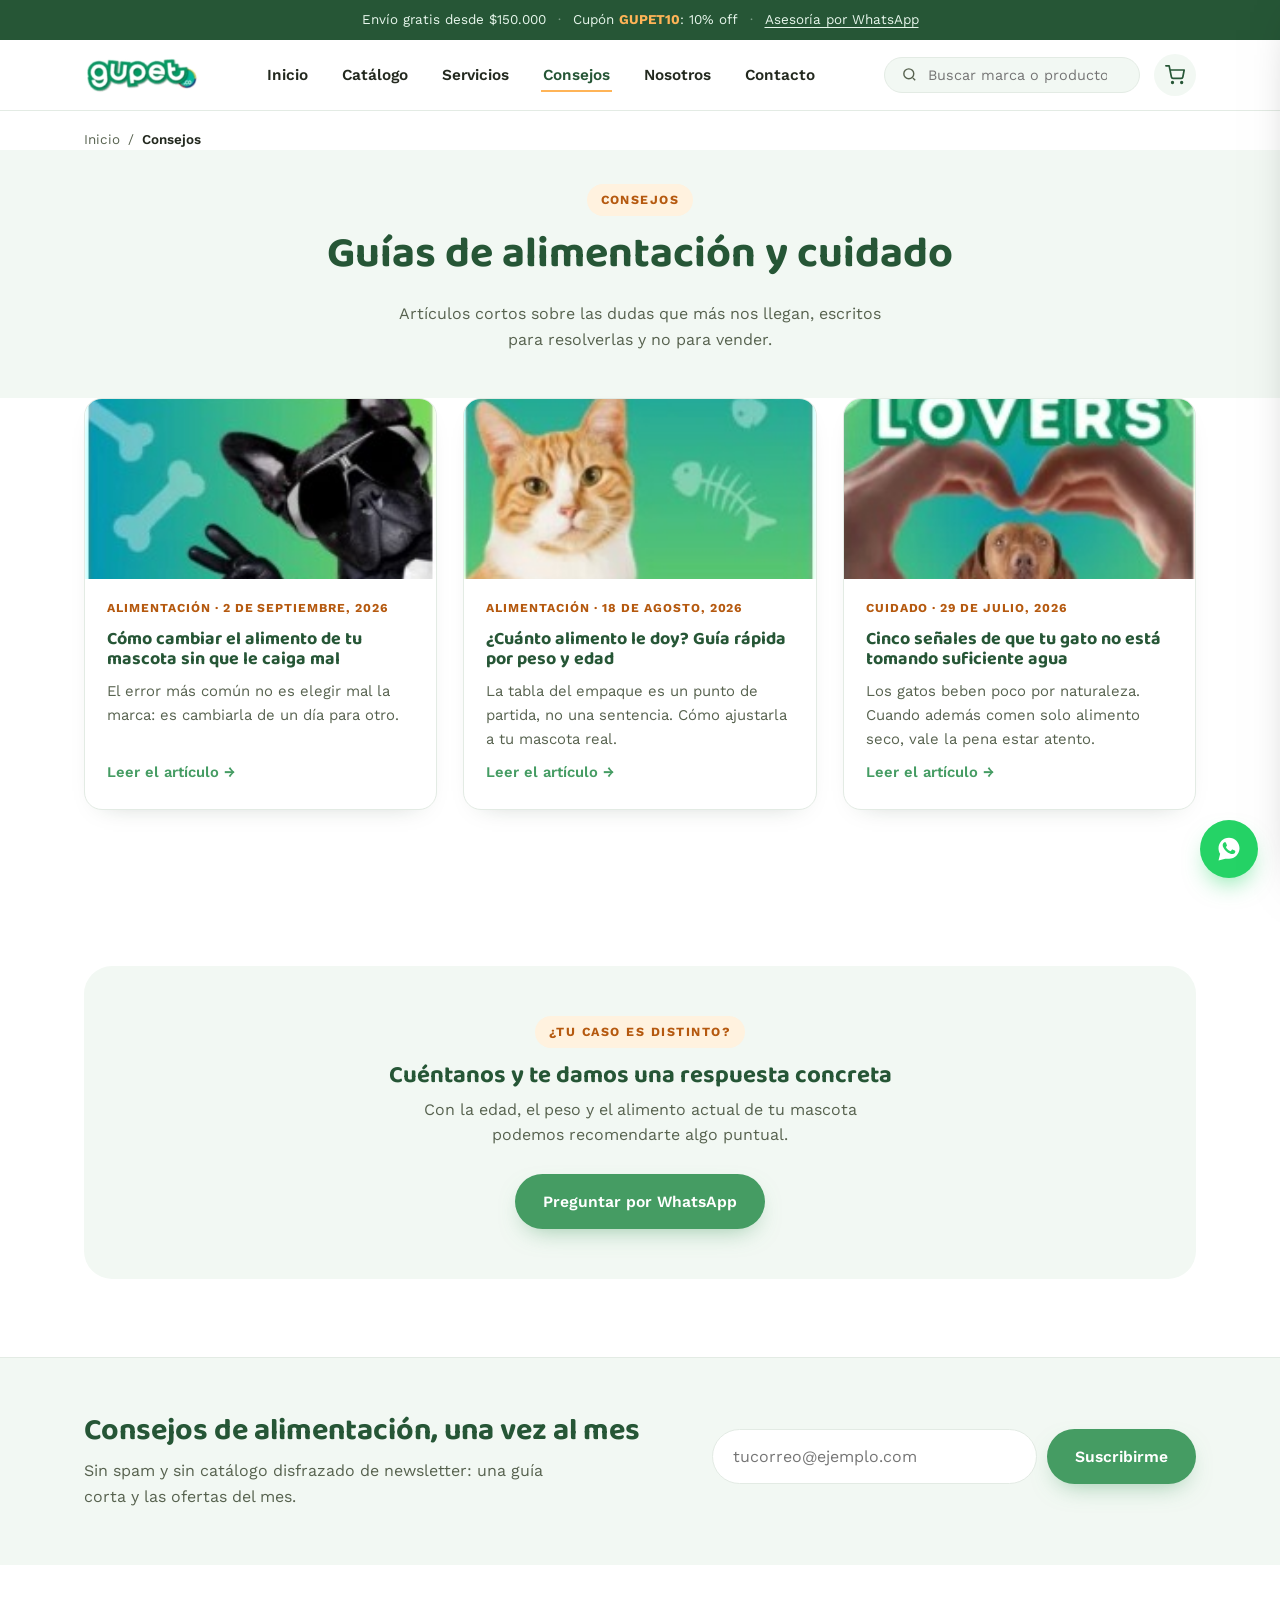
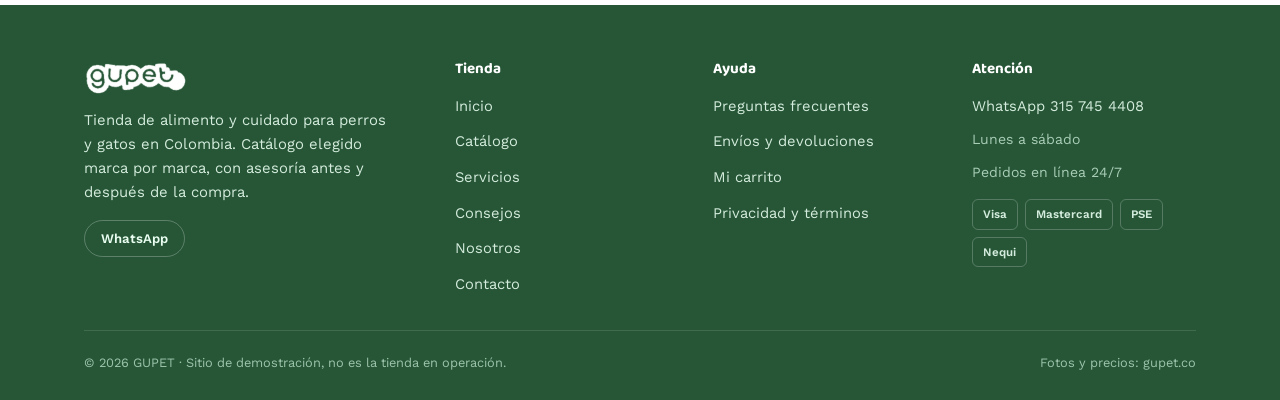
<file: consejos.html>
<!DOCTYPE html>
<html lang="es">
<head>
<meta charset="UTF-8">
<meta name="viewport" content="width=device-width, initial-scale=1.0">
<title>Consejos de alimentación y cuidado | GUPET</title>
<meta name="description" content="Guías prácticas sobre cambio de alimento, cantidad de ración e hidratación en perros y gatos.">
<meta name="theme-color" content="#459c63">
<meta property="og:type" content="website">
<meta property="og:site_name" content="GUPET">
<meta property="og:title" content="Consejos de alimentación y cuidado | GUPET">
<meta property="og:description" content="Guías prácticas sobre cambio de alimento, cantidad de ración e hidratación en perros y gatos.">
<meta property="og:image" content="img/hero-puppy.jpg">
<meta property="og:locale" content="es_CO">
<meta name="twitter:card" content="summary_large_image">
<link rel="icon" href="favicon.svg" type="image/svg+xml">
<link rel="apple-touch-icon" href="img/logo.png">
<link rel="preconnect" href="https://fonts.googleapis.com">
<link rel="preconnect" href="https://fonts.gstatic.com" crossorigin>
<link rel="stylesheet" href="style.css">
</head>
<body data-page="consejos">

<div data-site-header></div>

<main id="main">

<div class="container">
  <nav class="breadcrumb" aria-label="Ruta">
    <a href="index.html">Inicio</a> <span>/</span> <span aria-current="page">Consejos</span>
  </nav>
</div>

<section class="page-hero" style="padding-top:34px;">
  <div class="container">
    <span class="eyebrow">Consejos</span>
    <h1>Guías de alimentación y cuidado</h1>
    <p>Artículos cortos sobre las dudas que más nos llegan, escritos para resolverlas y no para vender.</p>
  </div>
</section>

<section style="padding-top:0;">
  <div class="container">
    <div class="posts-grid" data-posts></div>
  </div>
</section>

<section style="background: var(--white);">
  <div class="container">
    <div class="cta-band">
      <span class="eyebrow">¿Tu caso es distinto?</span>
      <h2>Cuéntanos y te damos una respuesta concreta</h2>
      <p>Con la edad, el peso y el alimento actual de tu mascota podemos recomendarte algo puntual.</p>
      <a href="https://wa.me/573157454408" class="btn btn-primary" target="_blank" rel="noopener">Preguntar por WhatsApp</a>
    </div>
  </div>
</section>
</main>

<div data-site-footer></div>

<script src="data.js"></script>
<script src="script.js"></script>
</body>
</html>
</file>
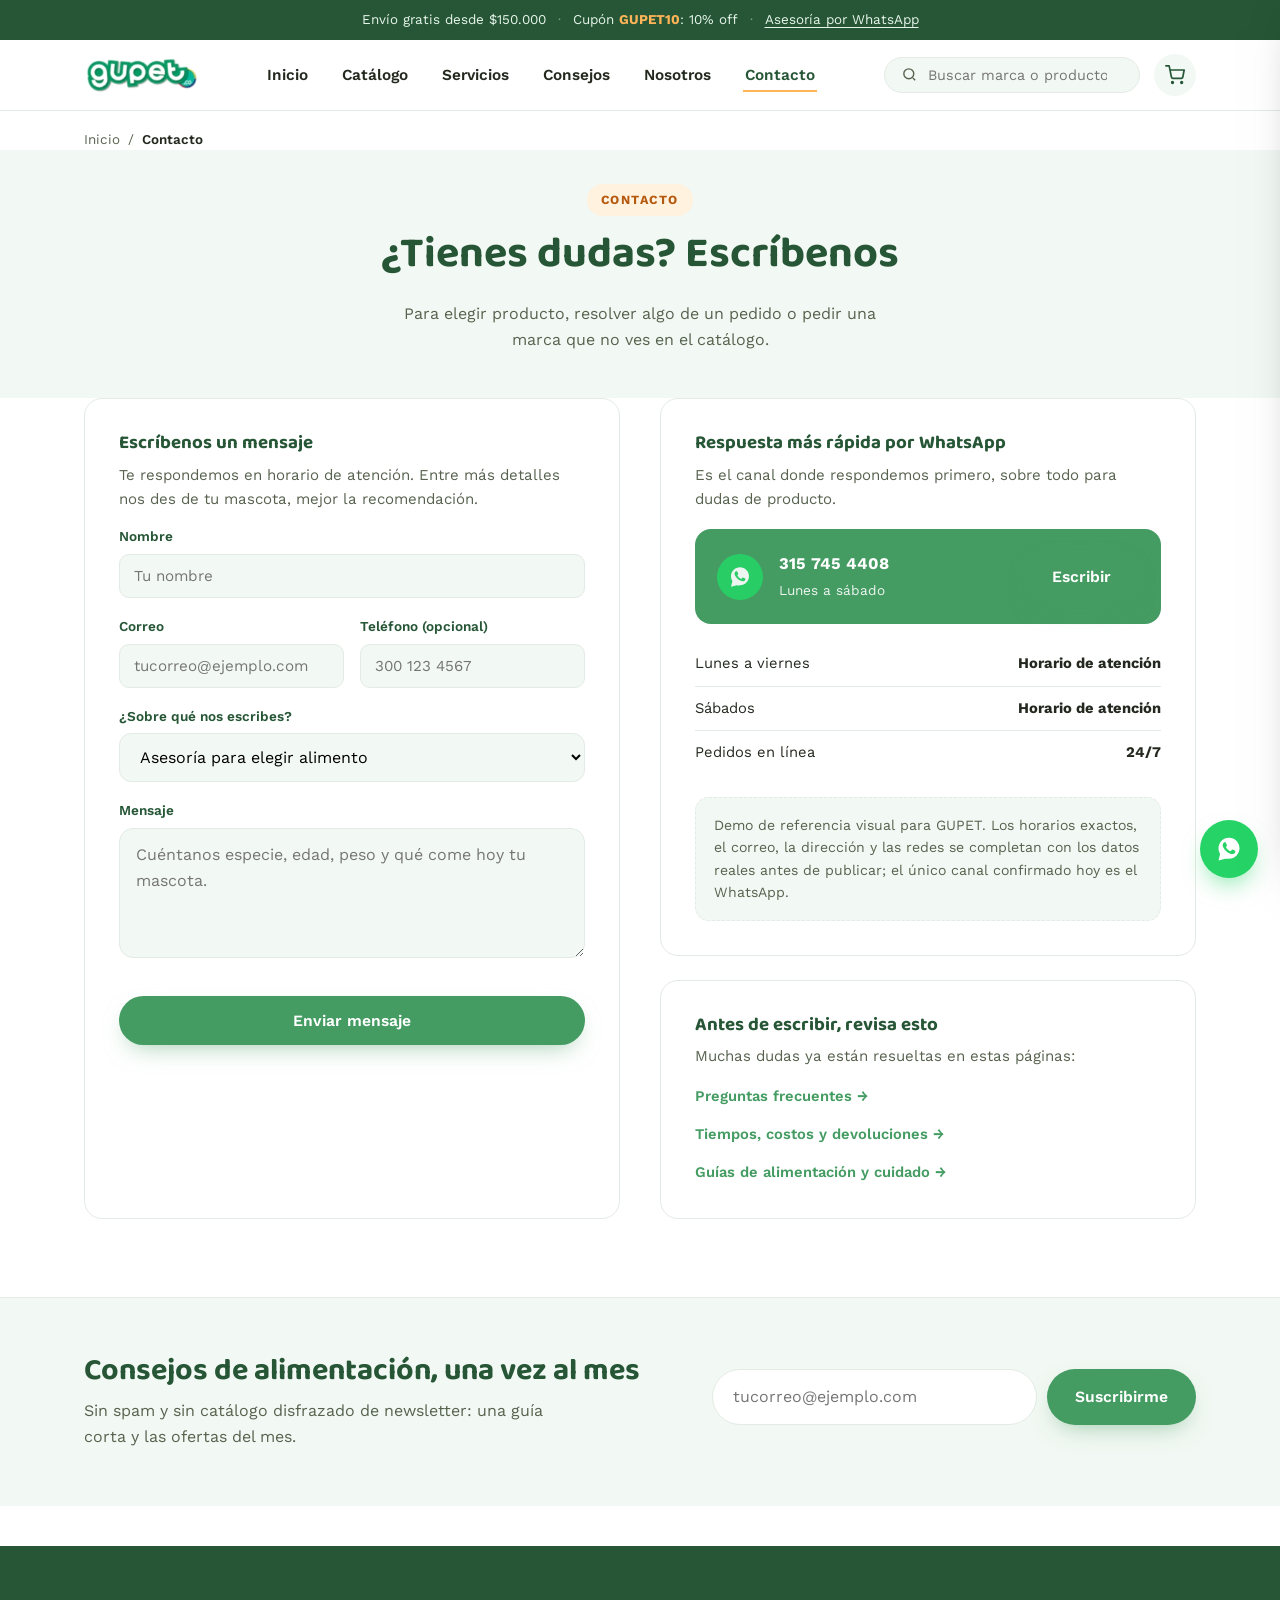
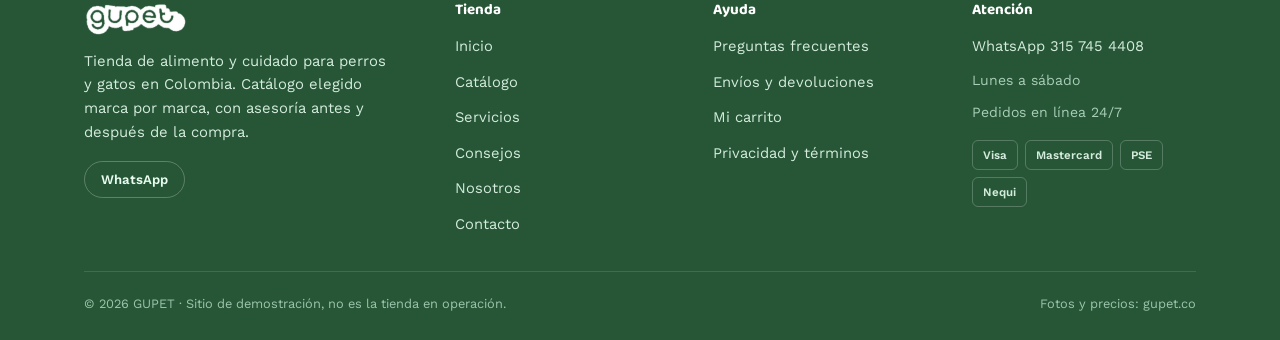
<file: contacto.html>
<!DOCTYPE html>
<html lang="es">
<head>
<meta charset="UTF-8">
<meta name="viewport" content="width=device-width, initial-scale=1.0">
<title>Contacto | GUPET</title>
<meta name="description" content="Escríbenos por WhatsApp o desde el formulario para asesoría de producto, disponibilidad de marcas o dudas sobre tu pedido.">
<meta name="theme-color" content="#459c63">
<meta property="og:type" content="website">
<meta property="og:site_name" content="GUPET">
<meta property="og:title" content="Contacto | GUPET">
<meta property="og:description" content="Escríbenos por WhatsApp o desde el formulario para asesoría de producto, disponibilidad de marcas o dudas sobre tu pedido.">
<meta property="og:image" content="img/hero-puppy.jpg">
<meta property="og:locale" content="es_CO">
<meta name="twitter:card" content="summary_large_image">
<link rel="icon" href="favicon.svg" type="image/svg+xml">
<link rel="apple-touch-icon" href="img/logo.png">
<link rel="preconnect" href="https://fonts.googleapis.com">
<link rel="preconnect" href="https://fonts.gstatic.com" crossorigin>
<link rel="stylesheet" href="style.css">
</head>
<body data-page="contacto">

<div data-site-header></div>

<main id="main">

<div class="container">
  <nav class="breadcrumb" aria-label="Ruta">
    <a href="index.html">Inicio</a> <span>/</span> <span aria-current="page">Contacto</span>
  </nav>
</div>

<section class="page-hero" style="padding-top:34px;">
  <div class="container">
    <span class="eyebrow">Contacto</span>
    <h1>¿Tienes dudas? Escríbenos</h1>
    <p>Para elegir producto, resolver algo de un pedido o pedir una marca que no ves en el catálogo.</p>
  </div>
</section>

<section style="padding-top:0;">
  <div class="container contact-wrap">

    <div class="contact-card">
      <h3>Escríbenos un mensaje</h3>
      <p style="color:var(--ink-soft); font-size:.94rem;">Te respondemos en horario de atención. Entre más detalles nos des de tu mascota, mejor la recomendación.</p>
      <form class="contact-form" data-contact-form novalidate>
        <div class="form-group">
          <label for="ct-nombre">Nombre</label>
          <input type="text" id="ct-nombre" name="nombre" required placeholder="Tu nombre">
        </div>
        <div class="form-row">
          <div class="form-group">
            <label for="ct-email">Correo</label>
            <input type="email" id="ct-email" name="email" required placeholder="tucorreo@ejemplo.com">
          </div>
          <div class="form-group">
            <label for="ct-tel">Teléfono (opcional)</label>
            <input type="tel" id="ct-tel" name="telefono" placeholder="300 123 4567">
          </div>
        </div>
        <div class="form-group">
          <label for="ct-tema">¿Sobre qué nos escribes?</label>
          <select id="ct-tema" name="tema">
            <option>Asesoría para elegir alimento</option>
            <option>Disponibilidad de una marca</option>
            <option>Estado de un pedido</option>
            <option>Cambio o devolución</option>
            <option>Otro</option>
          </select>
        </div>
        <div class="form-group">
          <label for="ct-msg">Mensaje</label>
          <textarea id="ct-msg" name="mensaje" required placeholder="Cuéntanos especie, edad, peso y qué come hoy tu mascota."></textarea>
        </div>
        <button type="submit" class="btn btn-primary full">Enviar mensaje</button>
        <p class="form-msg" data-msg role="status"></p>
      </form>
    </div>

    <div>
      <div class="contact-card">
        <h3>Respuesta más rápida por WhatsApp</h3>
        <p style="color:var(--ink-soft); font-size:.94rem;">Es el canal donde respondemos primero, sobre todo para dudas de producto.</p>
        <div class="wa-cta">
          <span class="wa-icon"><svg viewBox="0 0 32 32" fill="#fff" width="24" height="24" aria-hidden="true"><path d="M16.001 3C9.373 3 4 8.373 4 15c0 2.386.7 4.607 1.907 6.474L4 29l7.72-1.867A11.94 11.94 0 0 0 16.001 27C22.629 27 28 21.627 28 15S22.629 3 16.001 3Zm6.994 16.96c-.297.837-1.47 1.53-2.404 1.727-.638.135-1.47.242-4.273-.917-3.586-1.482-5.892-5.127-6.073-5.363-.174-.235-1.454-1.937-1.454-3.696 0-1.759.918-2.622 1.243-2.982.325-.36.71-.45.946-.45.236 0 .473.002.68.012.218.01.51-.083.798.61.297.71 1.007 2.469 1.095 2.65.089.18.148.393.03.628-.118.236-.178.383-.354.59-.177.207-.371.462-.53.62-.176.176-.36.368-.155.72.207.353.92 1.517 1.976 2.457 1.357 1.21 2.5 1.585 2.853 1.762.353.176.56.147.766-.089.207-.235.887-1.033 1.124-1.387.236-.353.472-.294.797-.176.324.117 2.062.973 2.416 1.15.353.177.588.265.677.412.089.147.089.85-.208 1.687Z"/></svg></span>
          <div>
            <strong>315 745 4408</strong>
            <span>Lunes a sábado</span>
          </div>
          <a href="https://wa.me/573157454408" class="btn btn-primary" target="_blank" rel="noopener">Escribir</a>
        </div>
        <ul class="hours-list">
          <li><span>Lunes a viernes</span><strong>Horario de atención</strong></li>
          <li><span>Sábados</span><strong>Horario de atención</strong></li>
          <li><span>Pedidos en línea</span><strong>24/7</strong></li>
        </ul>
        <div class="note-box" style="margin-top:22px;">
          Demo de referencia visual para GUPET. Los horarios exactos, el correo, la dirección y las redes se completan con los datos reales antes de publicar; el único canal confirmado hoy es el WhatsApp.
        </div>
      </div>

      <div class="contact-card" style="margin-top:24px;">
        <h3>Antes de escribir, revisa esto</h3>
        <p style="color:var(--ink-soft); font-size:.94rem;">Muchas dudas ya están resueltas en estas páginas:</p>
        <ul style="list-style:none; margin:0; padding:0; display:flex; flex-direction:column; gap:12px;">
          <li><a class="text-link" href="faq.html">Preguntas frecuentes →</a></li>
          <li><a class="text-link" href="envios.html">Tiempos, costos y devoluciones →</a></li>
          <li><a class="text-link" href="consejos.html">Guías de alimentación y cuidado →</a></li>
        </ul>
      </div>
    </div>

  </div>
</section>
</main>

<div data-site-footer></div>

<script src="data.js"></script>
<script src="script.js"></script>
</body>
</html>
</file>
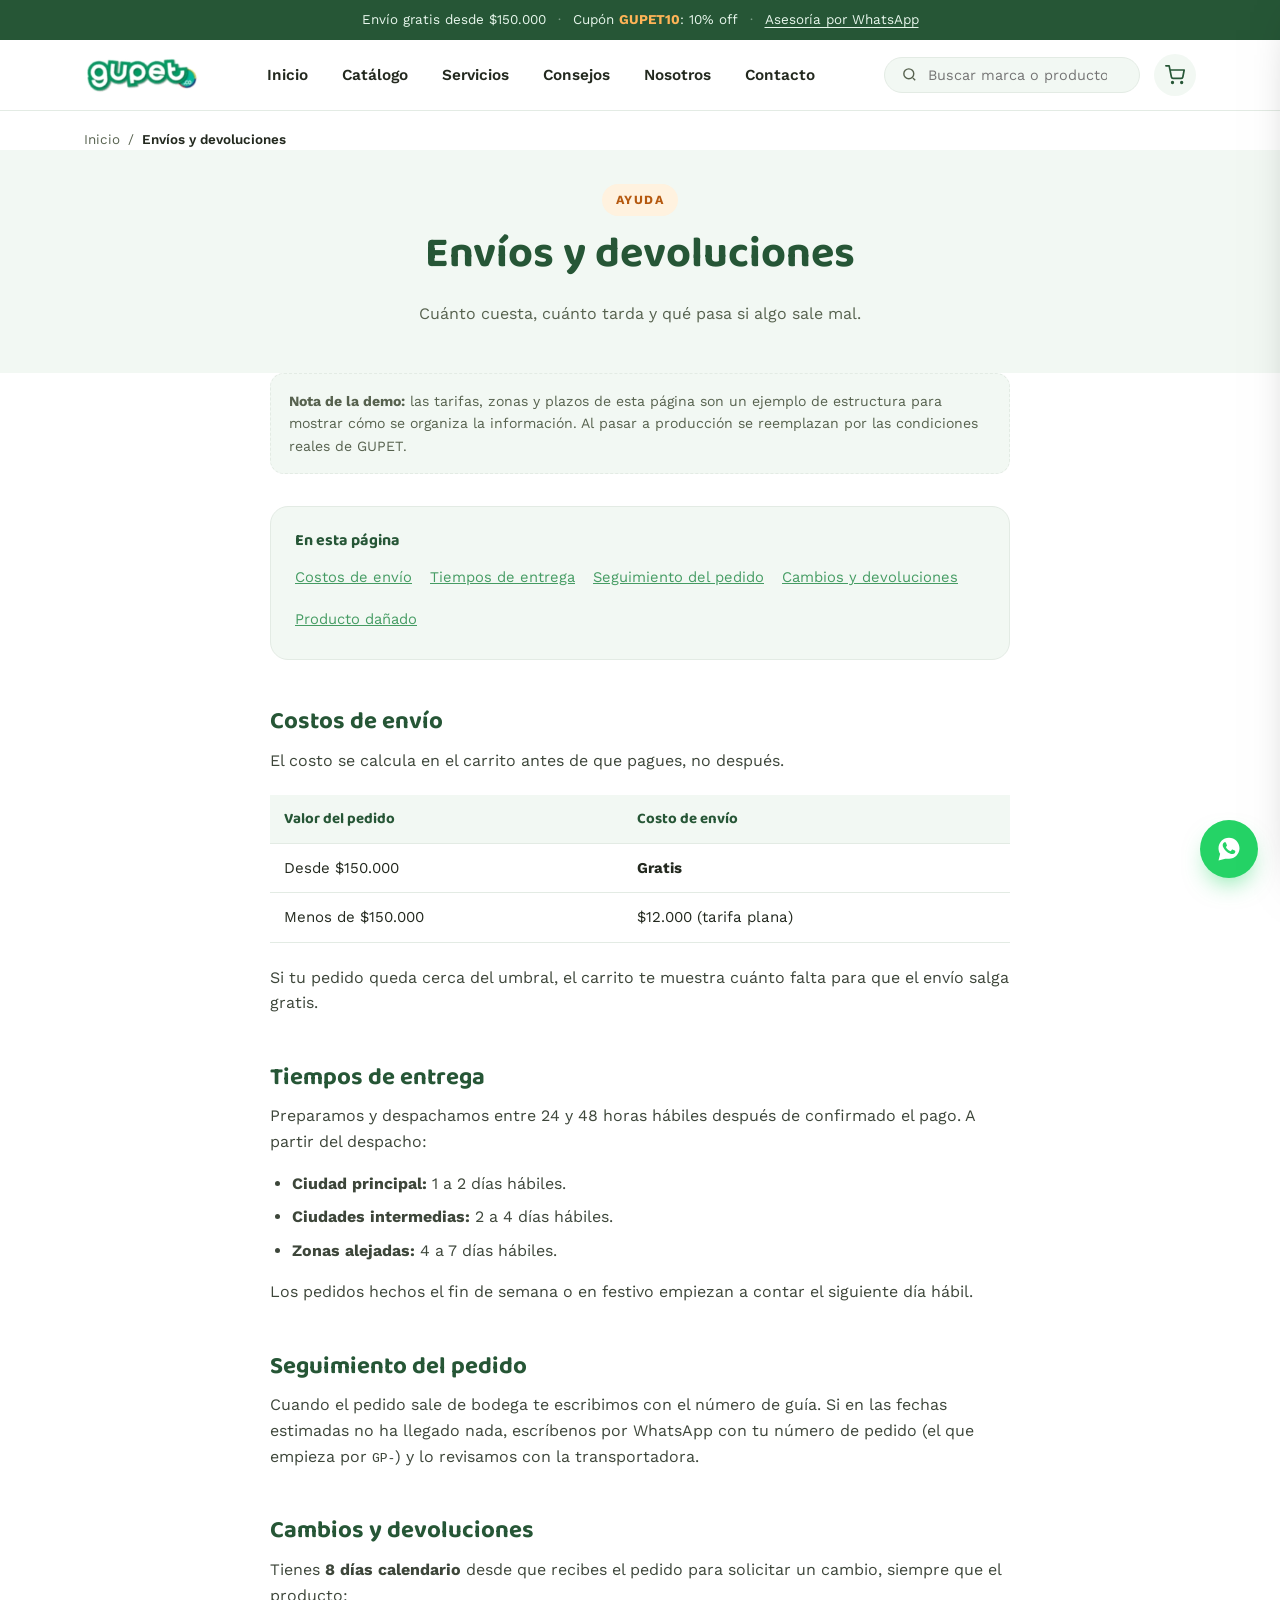
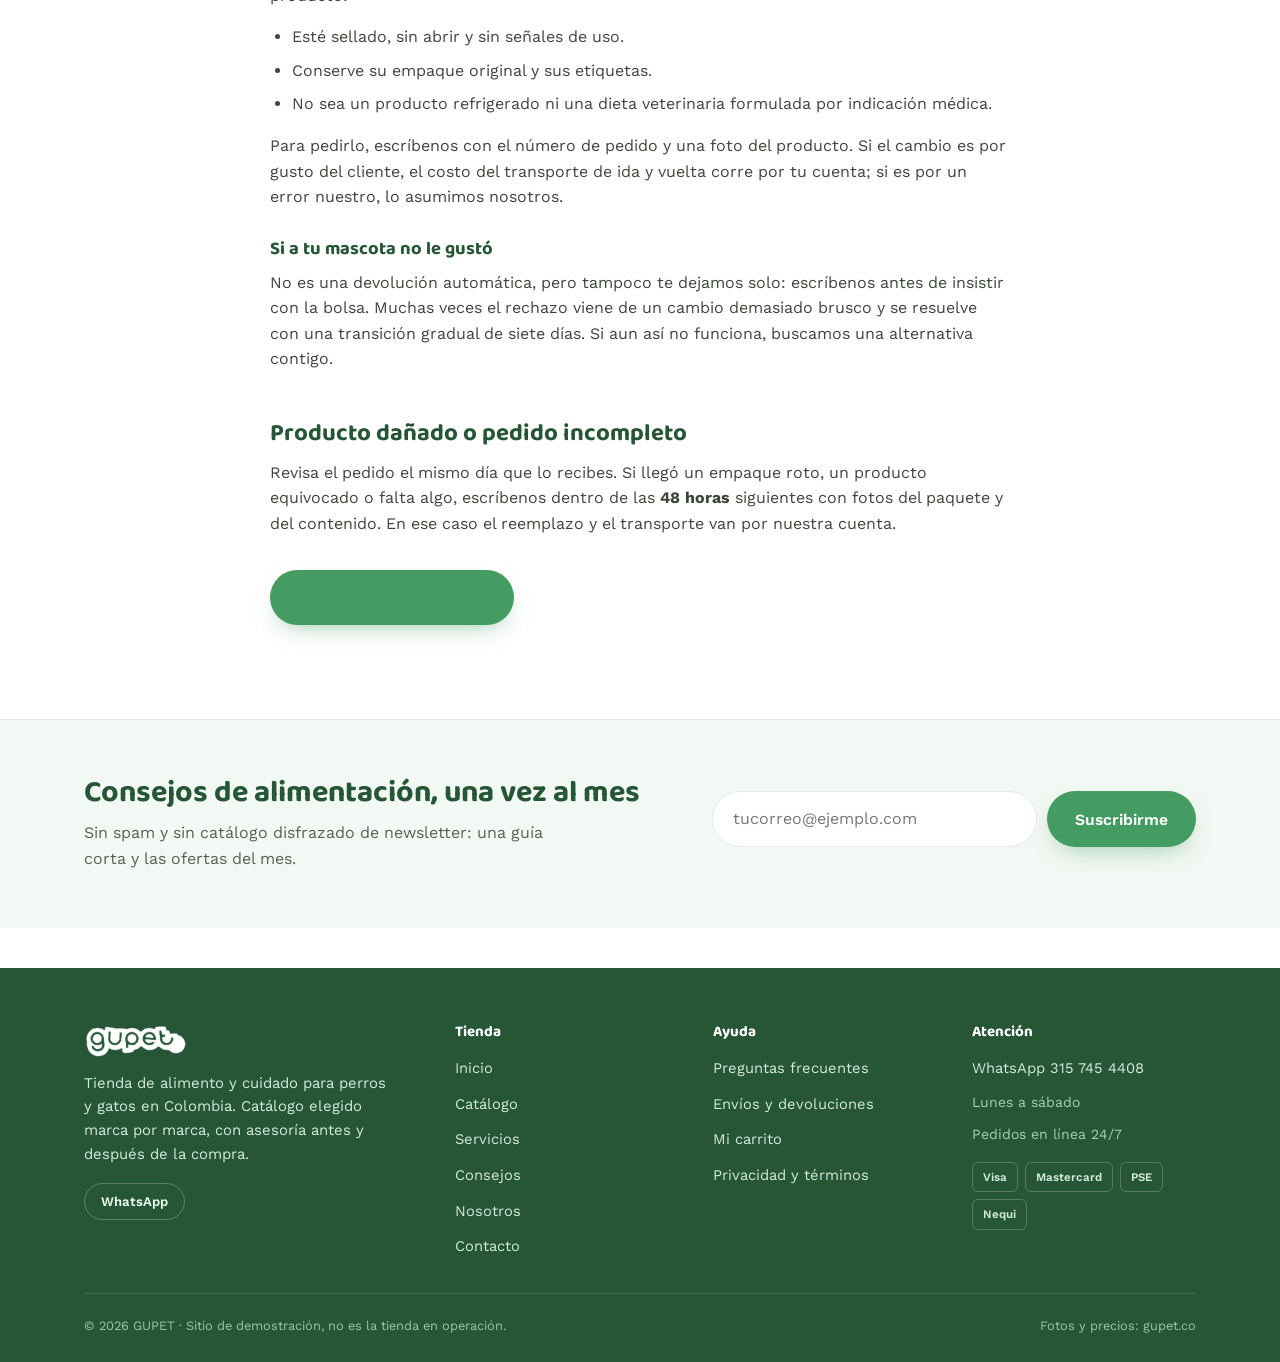
<file: envios.html>
<!DOCTYPE html>
<html lang="es">
<head>
<meta charset="UTF-8">
<meta name="viewport" content="width=device-width, initial-scale=1.0">
<title>Envíos y devoluciones | GUPET</title>
<meta name="description" content="Costos de envío, tiempos de entrega por zona, seguimiento del pedido y condiciones de cambio o devolución.">
<meta name="theme-color" content="#459c63">
<meta property="og:type" content="website">
<meta property="og:site_name" content="GUPET">
<meta property="og:title" content="Envíos y devoluciones | GUPET">
<meta property="og:description" content="Costos de envío, tiempos de entrega por zona, seguimiento del pedido y condiciones de cambio o devolución.">
<meta property="og:image" content="img/hero-puppy.jpg">
<meta property="og:locale" content="es_CO">
<meta name="twitter:card" content="summary_large_image">
<link rel="icon" href="favicon.svg" type="image/svg+xml">
<link rel="apple-touch-icon" href="img/logo.png">
<link rel="preconnect" href="https://fonts.googleapis.com">
<link rel="preconnect" href="https://fonts.gstatic.com" crossorigin>
<link rel="stylesheet" href="style.css">
</head>
<body data-page="envios">

<div data-site-header></div>

<main id="main">

<div class="container">
  <nav class="breadcrumb" aria-label="Ruta">
    <a href="index.html">Inicio</a> <span>/</span> <span aria-current="page">Envíos y devoluciones</span>
  </nav>
</div>

<section class="page-hero" style="padding-top:34px;">
  <div class="container">
    <span class="eyebrow">Ayuda</span>
    <h1>Envíos y devoluciones</h1>
    <p>Cuánto cuesta, cuánto tarda y qué pasa si algo sale mal.</p>
  </div>
</section>

<section style="padding-top:0;">
  <div class="container">
    <div class="prose">
      <div class="note-box" style="margin-bottom:32px;">
        <strong>Nota de la demo:</strong> las tarifas, zonas y plazos de esta página son un ejemplo de estructura para mostrar cómo se organiza la información. Al pasar a producción se reemplazan por las condiciones reales de GUPET.
      </div>

      <div class="toc">
        <strong>En esta página</strong>
        <ul>
          <li><a href="#costos">Costos de envío</a></li>
          <li><a href="#tiempos">Tiempos de entrega</a></li>
          <li><a href="#seguimiento">Seguimiento del pedido</a></li>
          <li><a href="#cambios">Cambios y devoluciones</a></li>
          <li><a href="#danado">Producto dañado</a></li>
        </ul>
      </div>

      <h2 id="costos">Costos de envío</h2>
      <p>El costo se calcula en el carrito antes de que pagues, no después.</p>
      <table>
        <thead><tr><th>Valor del pedido</th><th>Costo de envío</th></tr></thead>
        <tbody>
          <tr><td>Desde $150.000</td><td><strong>Gratis</strong></td></tr>
          <tr><td>Menos de $150.000</td><td>$12.000 (tarifa plana)</td></tr>
        </tbody>
      </table>
      <p>Si tu pedido queda cerca del umbral, el carrito te muestra cuánto falta para que el envío salga gratis.</p>

      <h2 id="tiempos">Tiempos de entrega</h2>
      <p>Preparamos y despachamos entre 24 y 48 horas hábiles después de confirmado el pago. A partir del despacho:</p>
      <ul>
        <li><strong>Ciudad principal:</strong> 1 a 2 días hábiles.</li>
        <li><strong>Ciudades intermedias:</strong> 2 a 4 días hábiles.</li>
        <li><strong>Zonas alejadas:</strong> 4 a 7 días hábiles.</li>
      </ul>
      <p>Los pedidos hechos el fin de semana o en festivo empiezan a contar el siguiente día hábil.</p>

      <h2 id="seguimiento">Seguimiento del pedido</h2>
      <p>Cuando el pedido sale de bodega te escribimos con el número de guía. Si en las fechas estimadas no ha llegado nada, escríbenos por WhatsApp con tu número de pedido (el que empieza por <code>GP-</code>) y lo revisamos con la transportadora.</p>

      <h2 id="cambios">Cambios y devoluciones</h2>
      <p>Tienes <strong>8 días calendario</strong> desde que recibes el pedido para solicitar un cambio, siempre que el producto:</p>
      <ul>
        <li>Esté sellado, sin abrir y sin señales de uso.</li>
        <li>Conserve su empaque original y sus etiquetas.</li>
        <li>No sea un producto refrigerado ni una dieta veterinaria formulada por indicación médica.</li>
      </ul>
      <p>Para pedirlo, escríbenos con el número de pedido y una foto del producto. Si el cambio es por gusto del cliente, el costo del transporte de ida y vuelta corre por tu cuenta; si es por un error nuestro, lo asumimos nosotros.</p>

      <h3>Si a tu mascota no le gustó</h3>
      <p>No es una devolución automática, pero tampoco te dejamos solo: escríbenos antes de insistir con la bolsa. Muchas veces el rechazo viene de un cambio demasiado brusco y se resuelve con una transición gradual de siete días. Si aun así no funciona, buscamos una alternativa contigo.</p>

      <h2 id="danado">Producto dañado o pedido incompleto</h2>
      <p>Revisa el pedido el mismo día que lo recibes. Si llegó un empaque roto, un producto equivocado o falta algo, escríbenos dentro de las <strong>48 horas</strong> siguientes con fotos del paquete y del contenido. En ese caso el reemplazo y el transporte van por nuestra cuenta.</p>

      <p style="margin-top:34px;"><a class="btn btn-primary" href="https://wa.me/573157454408" target="_blank" rel="noopener">Escribir sobre mi pedido</a></p>
    </div>
  </div>
</section>
</main>

<div data-site-footer></div>

<script src="data.js"></script>
<script src="script.js"></script>
</body>
</html>
</file>
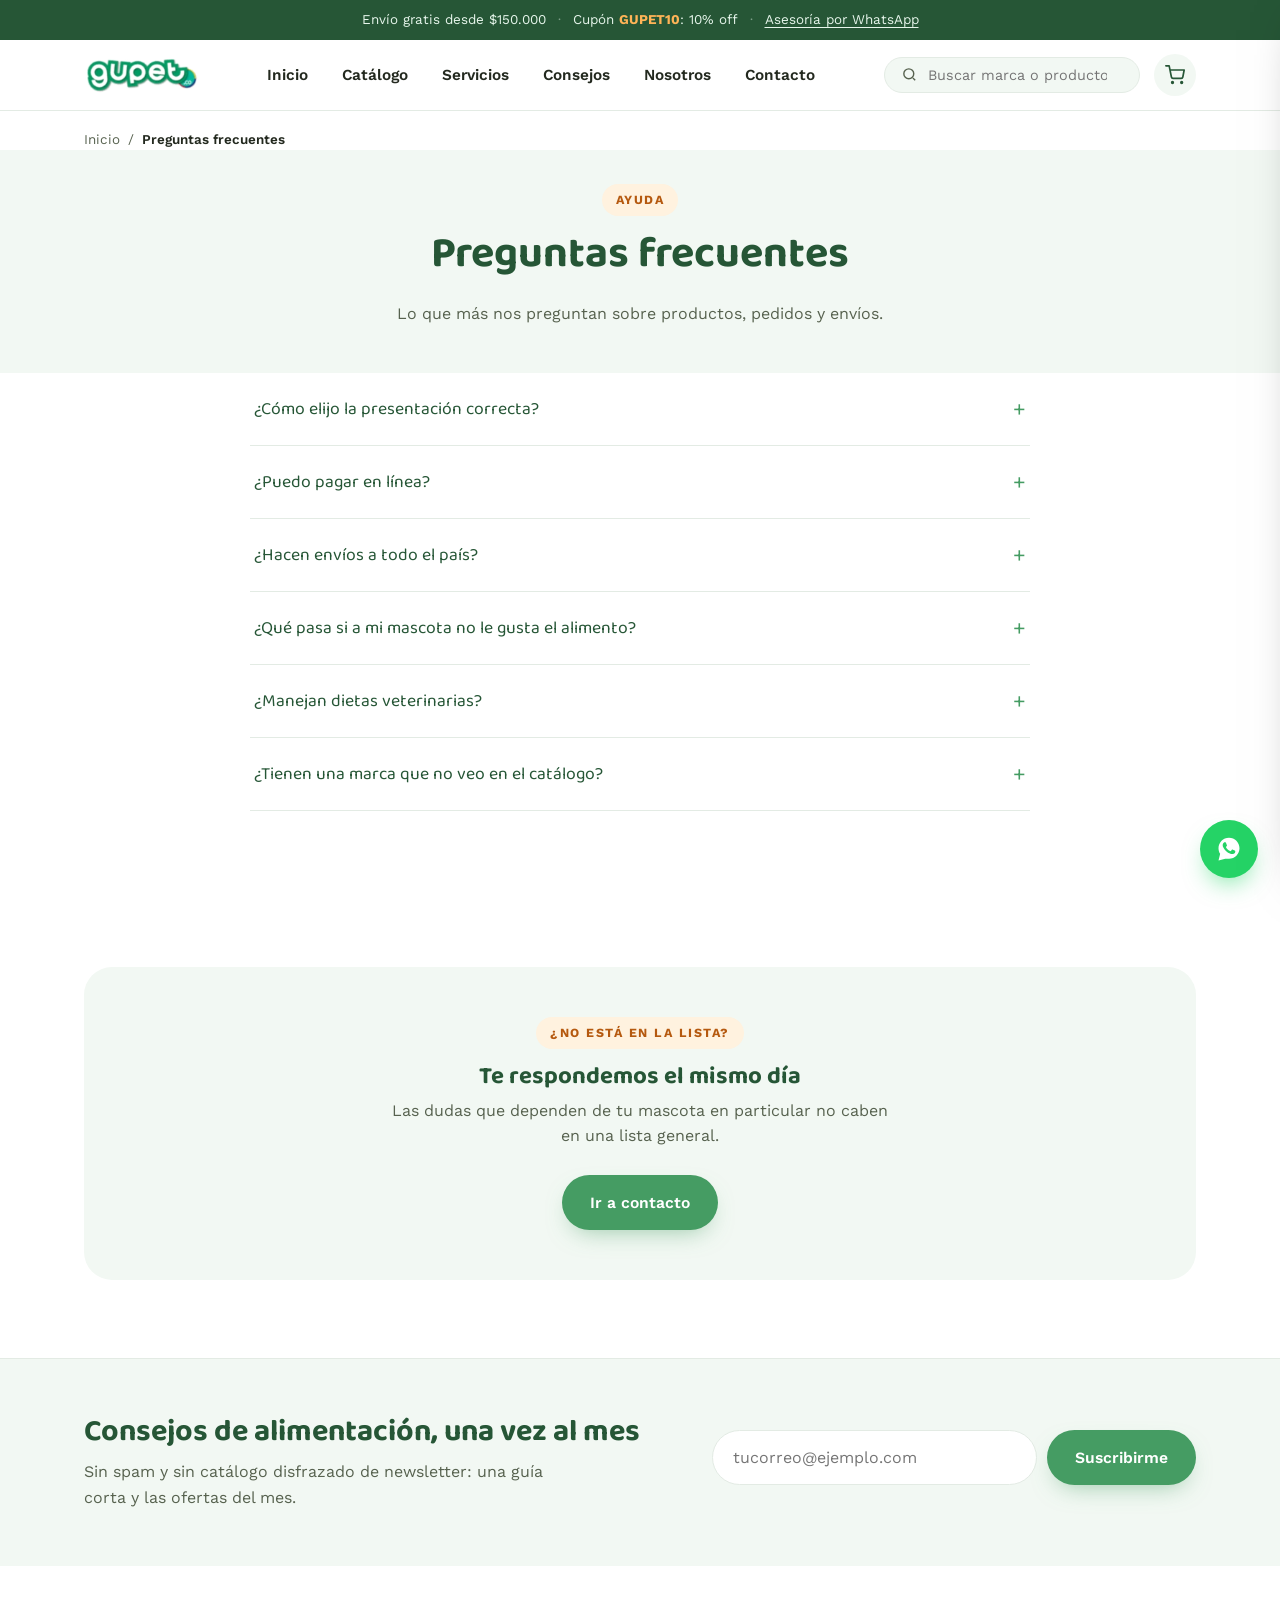
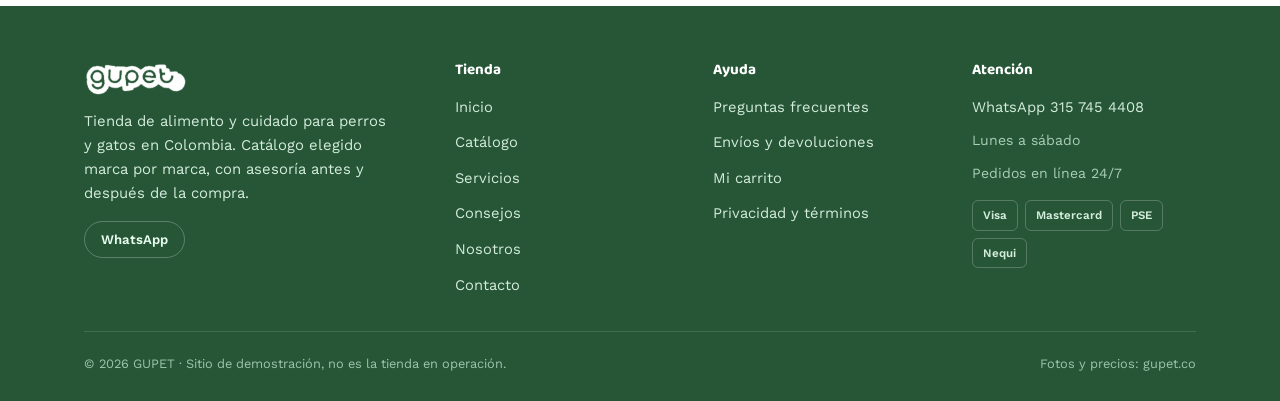
<file: faq.html>
<!DOCTYPE html>
<html lang="es">
<head>
<meta charset="UTF-8">
<meta name="viewport" content="width=device-width, initial-scale=1.0">
<title>Preguntas frecuentes | GUPET</title>
<meta name="description" content="Respuestas sobre presentaciones, pagos, envíos, dietas veterinarias y cambios de alimento en GUPET.">
<meta name="theme-color" content="#459c63">
<meta property="og:type" content="website">
<meta property="og:site_name" content="GUPET">
<meta property="og:title" content="Preguntas frecuentes | GUPET">
<meta property="og:description" content="Respuestas sobre presentaciones, pagos, envíos, dietas veterinarias y cambios de alimento en GUPET.">
<meta property="og:image" content="img/hero-puppy.jpg">
<meta property="og:locale" content="es_CO">
<meta name="twitter:card" content="summary_large_image">
<link rel="icon" href="favicon.svg" type="image/svg+xml">
<link rel="apple-touch-icon" href="img/logo.png">
<link rel="preconnect" href="https://fonts.googleapis.com">
<link rel="preconnect" href="https://fonts.gstatic.com" crossorigin>
<link rel="stylesheet" href="style.css">
</head>
<body data-page="faq">

<div data-site-header></div>

<main id="main">

<div class="container">
  <nav class="breadcrumb" aria-label="Ruta">
    <a href="index.html">Inicio</a> <span>/</span> <span aria-current="page">Preguntas frecuentes</span>
  </nav>
</div>

<section class="page-hero" style="padding-top:34px;">
  <div class="container">
    <span class="eyebrow">Ayuda</span>
    <h1>Preguntas frecuentes</h1>
    <p>Lo que más nos preguntan sobre productos, pedidos y envíos.</p>
  </div>
</section>

<section style="padding-top:0;">
  <div class="container">
    <div class="faq-list" data-faq></div>
  </div>
</section>

<section style="background: var(--white);">
  <div class="container">
    <div class="cta-band">
      <span class="eyebrow">¿No está en la lista?</span>
      <h2>Te respondemos el mismo día</h2>
      <p>Las dudas que dependen de tu mascota en particular no caben en una lista general.</p>
      <a href="contacto.html" class="btn btn-primary">Ir a contacto</a>
    </div>
  </div>
</section>
</main>

<div data-site-footer></div>

<script src="data.js"></script>
<script src="script.js"></script>
</body>
</html>
</file>
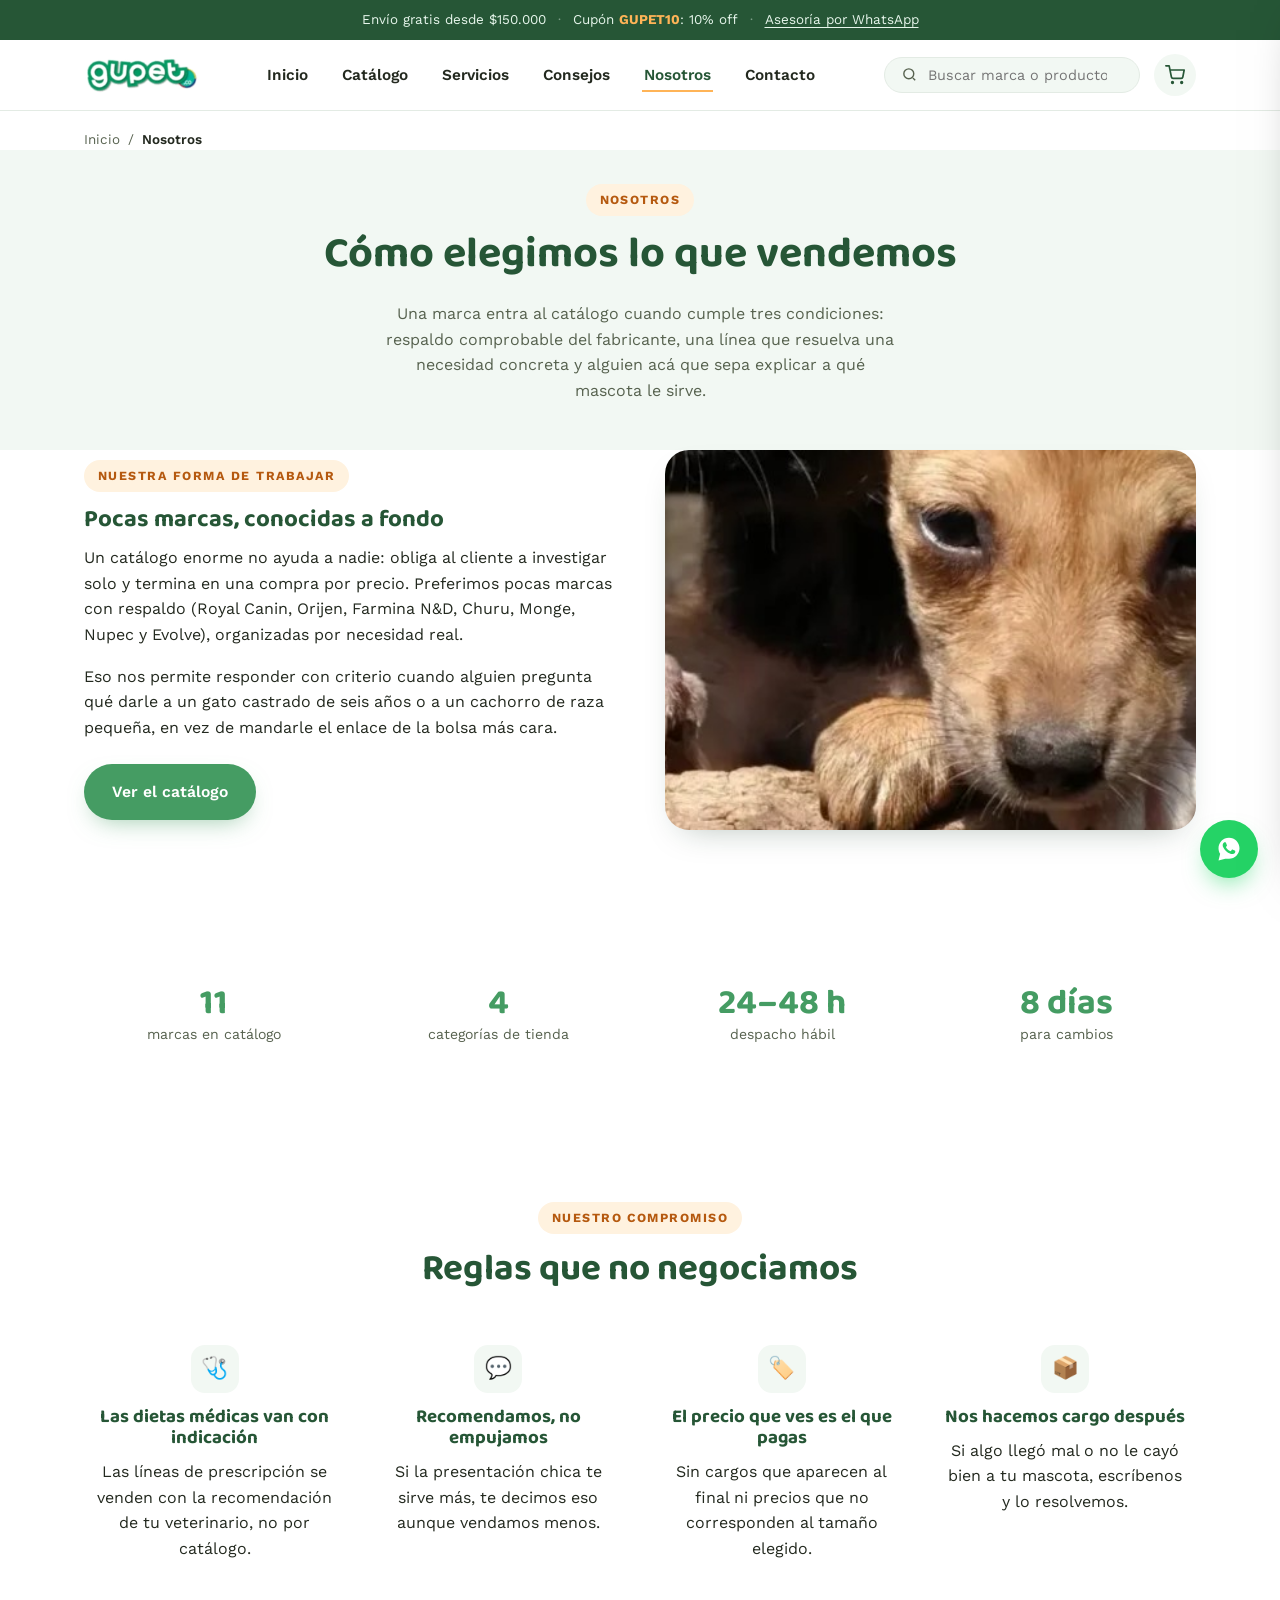
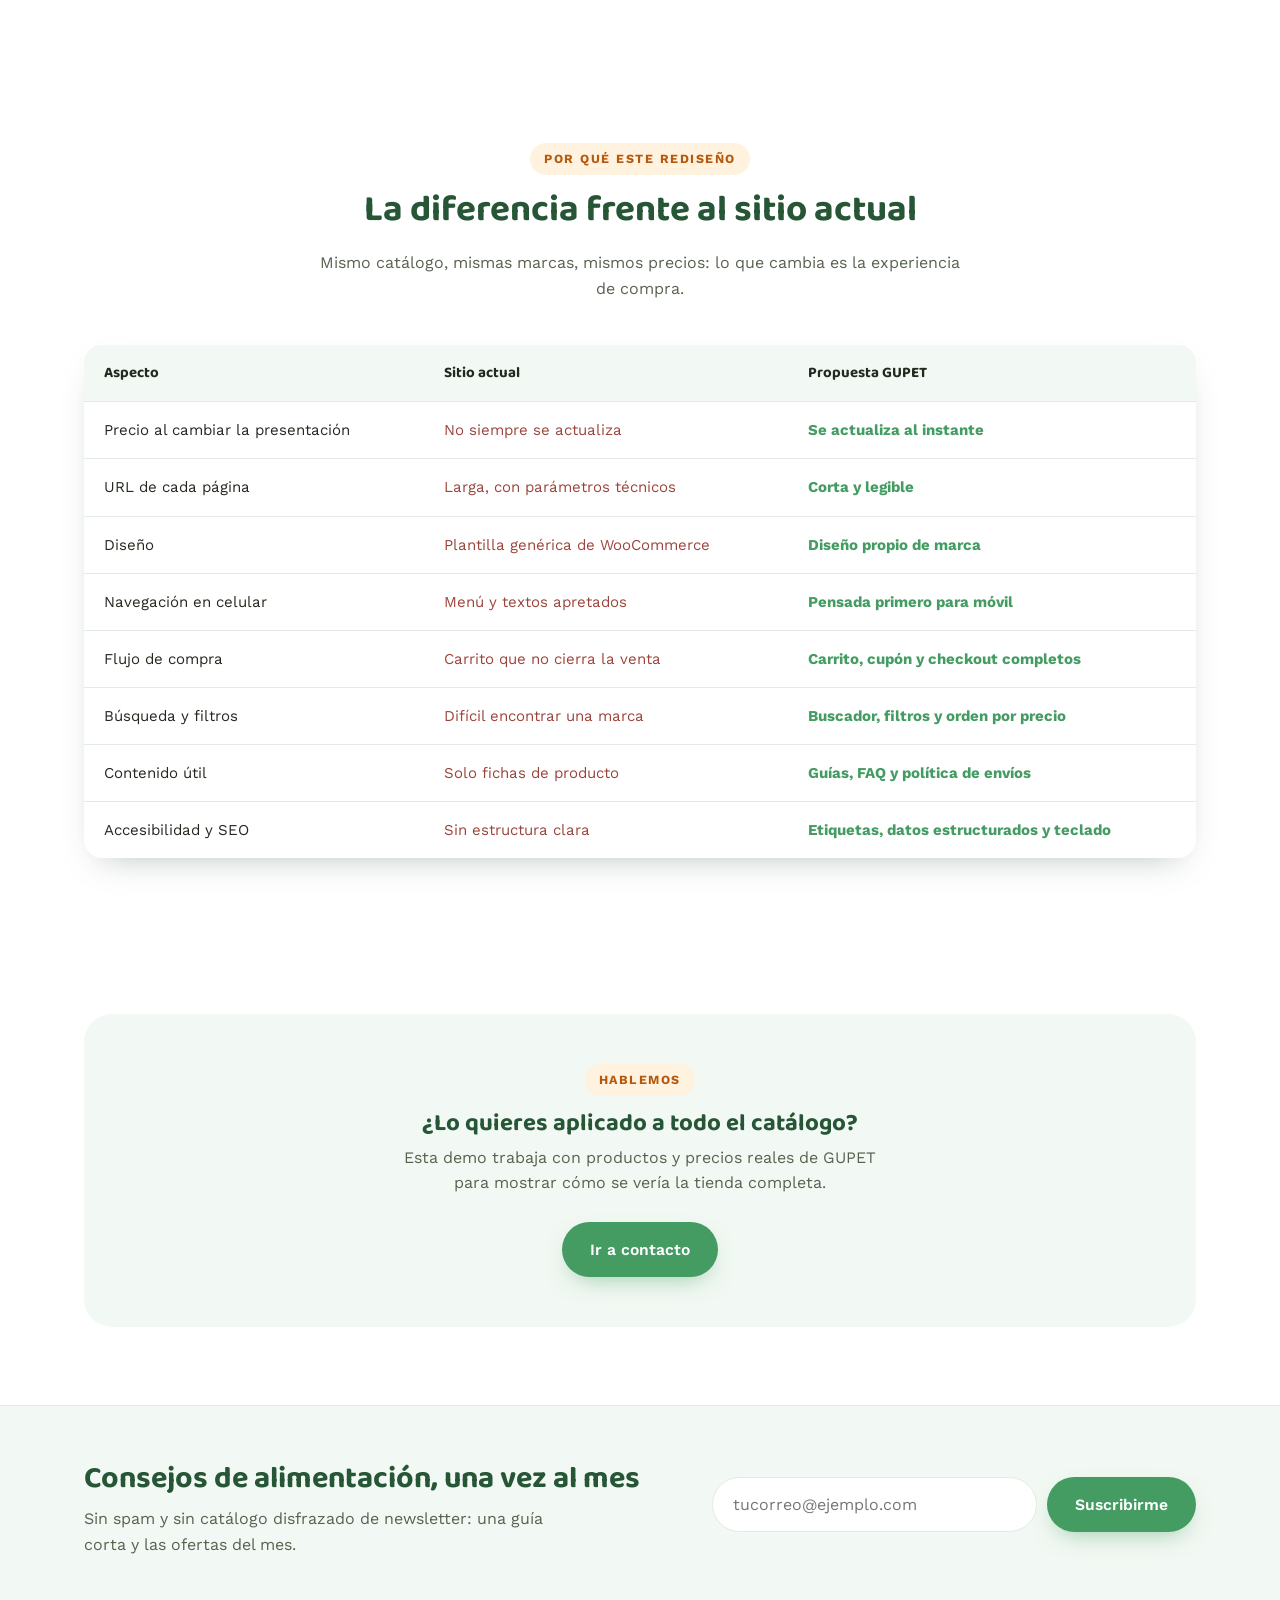
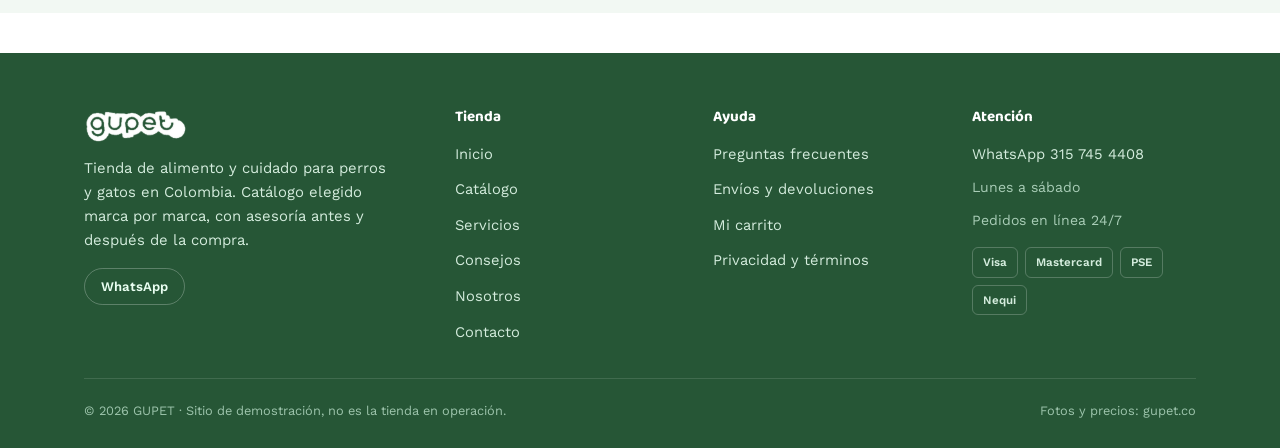
<file: nosotros.html>
<!DOCTYPE html>
<html lang="es">
<head>
<meta charset="UTF-8">
<meta name="viewport" content="width=device-width, initial-scale=1.0">
<title>Nosotros | GUPET</title>
<meta name="description" content="Cómo elegimos las marcas del catálogo, qué nos comprometemos a hacer y en qué se diferencia esta propuesta del sitio actual.">
<meta name="theme-color" content="#459c63">
<meta property="og:type" content="website">
<meta property="og:site_name" content="GUPET">
<meta property="og:title" content="Nosotros | GUPET">
<meta property="og:description" content="Cómo elegimos las marcas del catálogo, qué nos comprometemos a hacer y en qué se diferencia esta propuesta del sitio actual.">
<meta property="og:image" content="img/hero-puppy.jpg">
<meta property="og:locale" content="es_CO">
<meta name="twitter:card" content="summary_large_image">
<link rel="icon" href="favicon.svg" type="image/svg+xml">
<link rel="apple-touch-icon" href="img/logo.png">
<link rel="preconnect" href="https://fonts.googleapis.com">
<link rel="preconnect" href="https://fonts.gstatic.com" crossorigin>
<link rel="stylesheet" href="style.css">
</head>
<body data-page="nosotros">

<div data-site-header></div>

<main id="main">

<div class="container">
  <nav class="breadcrumb" aria-label="Ruta">
    <a href="index.html">Inicio</a> <span>/</span> <span aria-current="page">Nosotros</span>
  </nav>
</div>

<section class="page-hero" style="padding-top:34px;">
  <div class="container">
    <span class="eyebrow">Nosotros</span>
    <h1>Cómo elegimos lo que vendemos</h1>
    <p>Una marca entra al catálogo cuando cumple tres condiciones: respaldo comprobable del fabricante, una línea que resuelva una necesidad concreta y alguien acá que sepa explicar a qué mascota le sirve.</p>
  </div>
</section>

<section style="padding-top:0;">
  <div class="container split">
    <div>
      <span class="eyebrow">Nuestra forma de trabajar</span>
      <h2>Pocas marcas, conocidas a fondo</h2>
      <p>Un catálogo enorme no ayuda a nadie: obliga al cliente a investigar solo y termina en una compra por precio. Preferimos pocas marcas con respaldo (Royal Canin, Orijen, Farmina N&amp;D, Churu, Monge, Nupec y Evolve), organizadas por necesidad real.</p>
      <p>Eso nos permite responder con criterio cuando alguien pregunta qué darle a un gato castrado de seis años o a un cachorro de raza pequeña, en vez de mandarle el enlace de la bolsa más cara.</p>
      <a href="catalogo.html" class="btn btn-primary" style="margin-top:8px;">Ver el catálogo</a>
    </div>
    <img src="img/hero-puppies.jpg" alt="Cachorros esperando su alimento GUPET" style="object-position: 65% center;" loading="lazy">
  </div>
</section>

<section style="background: var(--white);">
  <div class="container">
    <div class="stats-band">
      <div class="stat-item"><strong>11</strong><span>marcas en catálogo</span></div>
      <div class="stat-item"><strong>4</strong><span>categorías de tienda</span></div>
      <div class="stat-item"><strong>24–48 h</strong><span>despacho hábil</span></div>
      <div class="stat-item"><strong>8 días</strong><span>para cambios</span></div>
    </div>
  </div>
</section>

<section>
  <div class="container">
    <div class="section-head">
      <span class="eyebrow">Nuestro compromiso</span>
      <h2>Reglas que no negociamos</h2>
    </div>
    <div class="values-grid">
      <div class="value-card">
        <div class="perk-icon">🩺</div>
        <h3>Las dietas médicas van con indicación</h3>
        <p>Las líneas de prescripción se venden con la recomendación de tu veterinario, no por catálogo.</p>
      </div>
      <div class="value-card">
        <div class="perk-icon">💬</div>
        <h3>Recomendamos, no empujamos</h3>
        <p>Si la presentación chica te sirve más, te decimos eso aunque vendamos menos.</p>
      </div>
      <div class="value-card">
        <div class="perk-icon">🏷️</div>
        <h3>El precio que ves es el que pagas</h3>
        <p>Sin cargos que aparecen al final ni precios que no corresponden al tamaño elegido.</p>
      </div>
      <div class="value-card">
        <div class="perk-icon">📦</div>
        <h3>Nos hacemos cargo después</h3>
        <p>Si algo llegó mal o no le cayó bien a tu mascota, escríbenos y lo resolvemos.</p>
      </div>
    </div>
  </div>
</section>

<section style="background: var(--white);">
  <div class="container">
    <div class="section-head">
      <span class="eyebrow">Por qué este rediseño</span>
      <h2>La diferencia frente al sitio actual</h2>
      <p>Mismo catálogo, mismas marcas, mismos precios: lo que cambia es la experiencia de compra.</p>
    </div>
    <table class="compare-table">
      <thead>
        <tr><th>Aspecto</th><th>Sitio actual</th><th>Propuesta GUPET</th></tr>
      </thead>
      <tbody>
        <tr><td>Precio al cambiar la presentación</td><td class="no">No siempre se actualiza</td><td class="yes">Se actualiza al instante</td></tr>
        <tr><td>URL de cada página</td><td class="no">Larga, con parámetros técnicos</td><td class="yes">Corta y legible</td></tr>
        <tr><td>Diseño</td><td class="no">Plantilla genérica de WooCommerce</td><td class="yes">Diseño propio de marca</td></tr>
        <tr><td>Navegación en celular</td><td class="no">Menú y textos apretados</td><td class="yes">Pensada primero para móvil</td></tr>
        <tr><td>Flujo de compra</td><td class="no">Carrito que no cierra la venta</td><td class="yes">Carrito, cupón y checkout completos</td></tr>
        <tr><td>Búsqueda y filtros</td><td class="no">Difícil encontrar una marca</td><td class="yes">Buscador, filtros y orden por precio</td></tr>
        <tr><td>Contenido útil</td><td class="no">Solo fichas de producto</td><td class="yes">Guías, FAQ y política de envíos</td></tr>
        <tr><td>Accesibilidad y SEO</td><td class="no">Sin estructura clara</td><td class="yes">Etiquetas, datos estructurados y teclado</td></tr>
      </tbody>
    </table>
  </div>
</section>

<section>
  <div class="container">
    <div class="cta-band">
      <span class="eyebrow">Hablemos</span>
      <h2>¿Lo quieres aplicado a todo el catálogo?</h2>
      <p>Esta demo trabaja con productos y precios reales de GUPET para mostrar cómo se vería la tienda completa.</p>
      <a href="contacto.html" class="btn btn-primary">Ir a contacto</a>
    </div>
  </div>
</section>
</main>

<div data-site-footer></div>

<script src="data.js"></script>
<script src="script.js"></script>
</body>
</html>
</file>
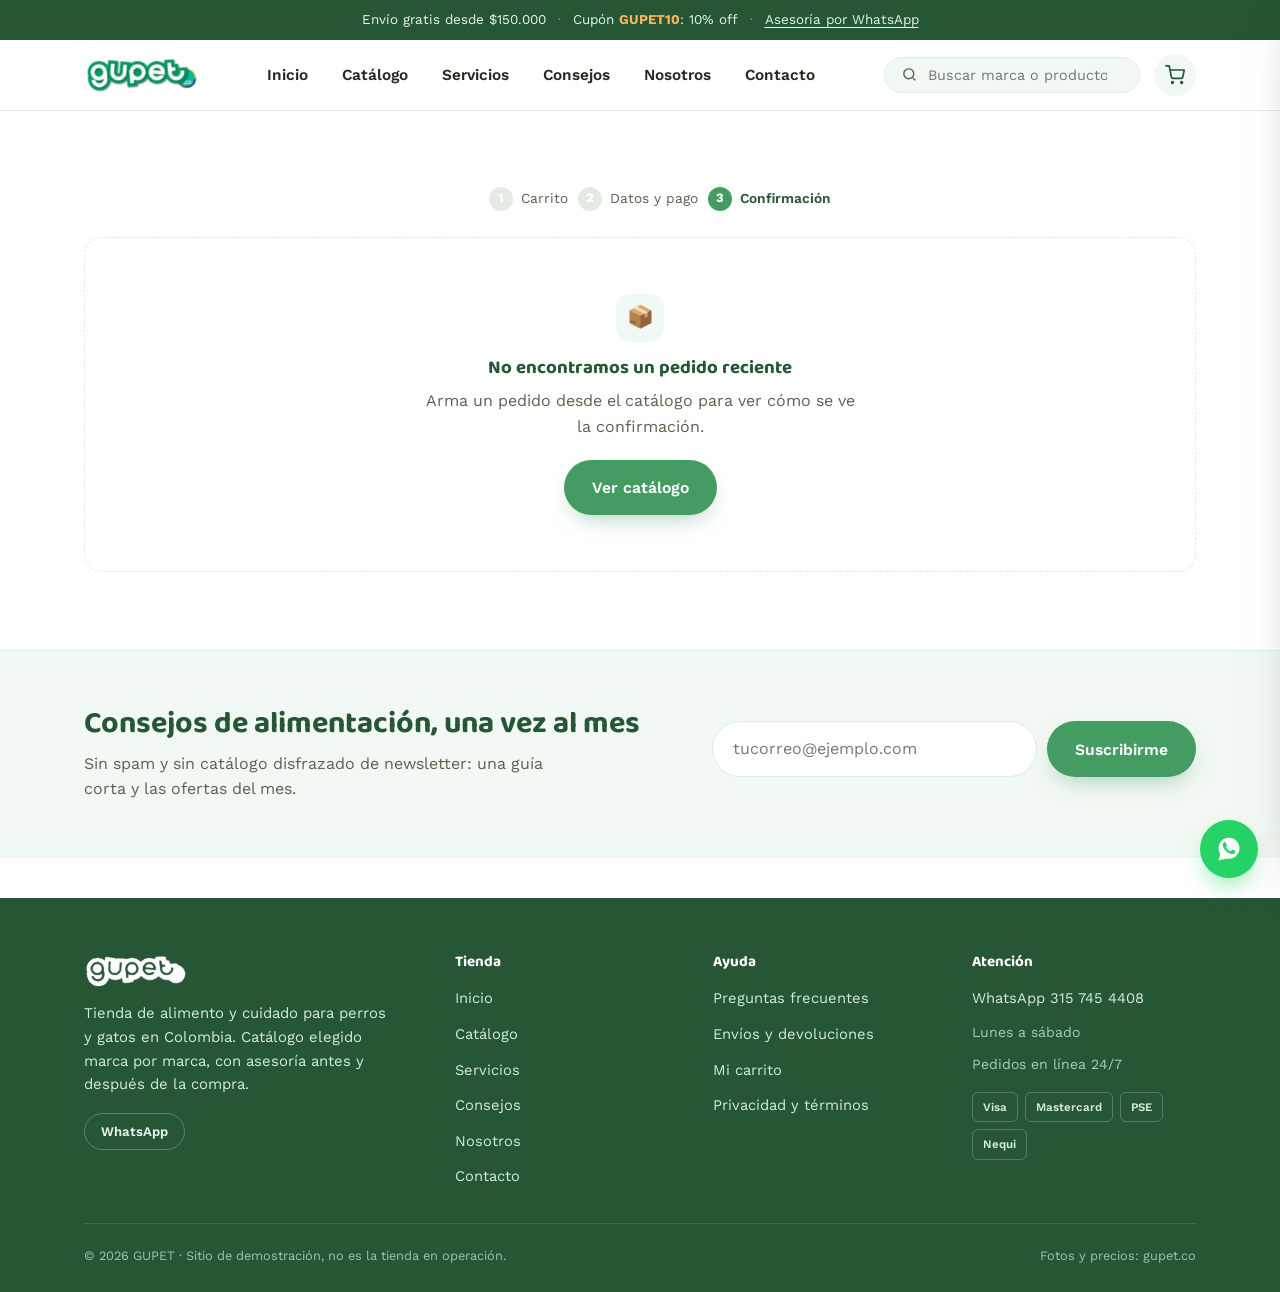
<file: pedido-confirmado.html>
<!DOCTYPE html>
<html lang="es">
<head>
<meta charset="UTF-8">
<meta name="viewport" content="width=device-width, initial-scale=1.0">
<title>Pedido confirmado | GUPET</title>
<meta name="description" content="Confirmación del pedido con número, entrega estimada, estado y resumen de productos.">
<meta name="theme-color" content="#459c63">
<meta property="og:type" content="website">
<meta property="og:site_name" content="GUPET">
<meta property="og:title" content="Pedido confirmado | GUPET">
<meta property="og:description" content="Confirmación del pedido con número, entrega estimada, estado y resumen de productos.">
<meta property="og:image" content="img/hero-puppy.jpg">
<meta property="og:locale" content="es_CO">
<meta name="twitter:card" content="summary_large_image">
<link rel="icon" href="favicon.svg" type="image/svg+xml">
<link rel="apple-touch-icon" href="img/logo.png">
<link rel="preconnect" href="https://fonts.googleapis.com">
<link rel="preconnect" href="https://fonts.gstatic.com" crossorigin>
<link rel="stylesheet" href="style.css">
</head>
<body data-page="pedido-confirmado">

<div data-site-header></div>

<main id="main">

<section style="padding-top:60px;">
  <div class="container">
    <ol class="checkout-steps">
      <li><strong>1</strong> Carrito</li>
      <li><strong>2</strong> Datos y pago</li>
      <li class="active"><strong>3</strong> Confirmación</li>
    </ol>

    <div data-order-root>
      <div style="text-align:center; max-width:640px; margin:0 auto 10px;">
        <div class="order-success-icon">✓</div>
        <span class="eyebrow">Pedido confirmado</span>
        <h1>¡Gracias, <span data-order-name>cliente</span>!</h1>
        <p style="color:var(--ink-soft);">Tu pedido <strong data-order-number>GP-000000</strong> quedó registrado. Lo enviaremos a <strong data-order-address>tu dirección</strong>.</p>
      </div>

      <div class="order-meta" data-order-meta></div>

      <ol class="order-steps" data-order-pasos></ol>

      <div class="checkout-summary-card" style="max-width:640px; margin:0 auto; position:static;">
        <h2 class="summary-title">Resumen del pedido</h2>
        <div data-order-items></div>
      </div>

      <div class="demo-note" style="max-width:640px; margin:26px auto 0;">
        <span>⚠️</span>
        <span>Este pedido es <strong>simulado</strong>: no se cobró nada, no se despacha nada y la información no salió de tu navegador.</span>
      </div>

      <div style="text-align:center; margin-top:34px; display:flex; gap:14px; justify-content:center; flex-wrap:wrap;">
        <a href="catalogo.html" class="btn btn-primary">Seguir comprando</a>
        <a href="#" data-order-wa class="btn btn-outline" target="_blank" rel="noopener">Consultar por WhatsApp</a>
      </div>
    </div>
  </div>
</section>
</main>

<div data-site-footer></div>

<script src="data.js"></script>
<script src="script.js"></script>
</body>
</html>
</file>
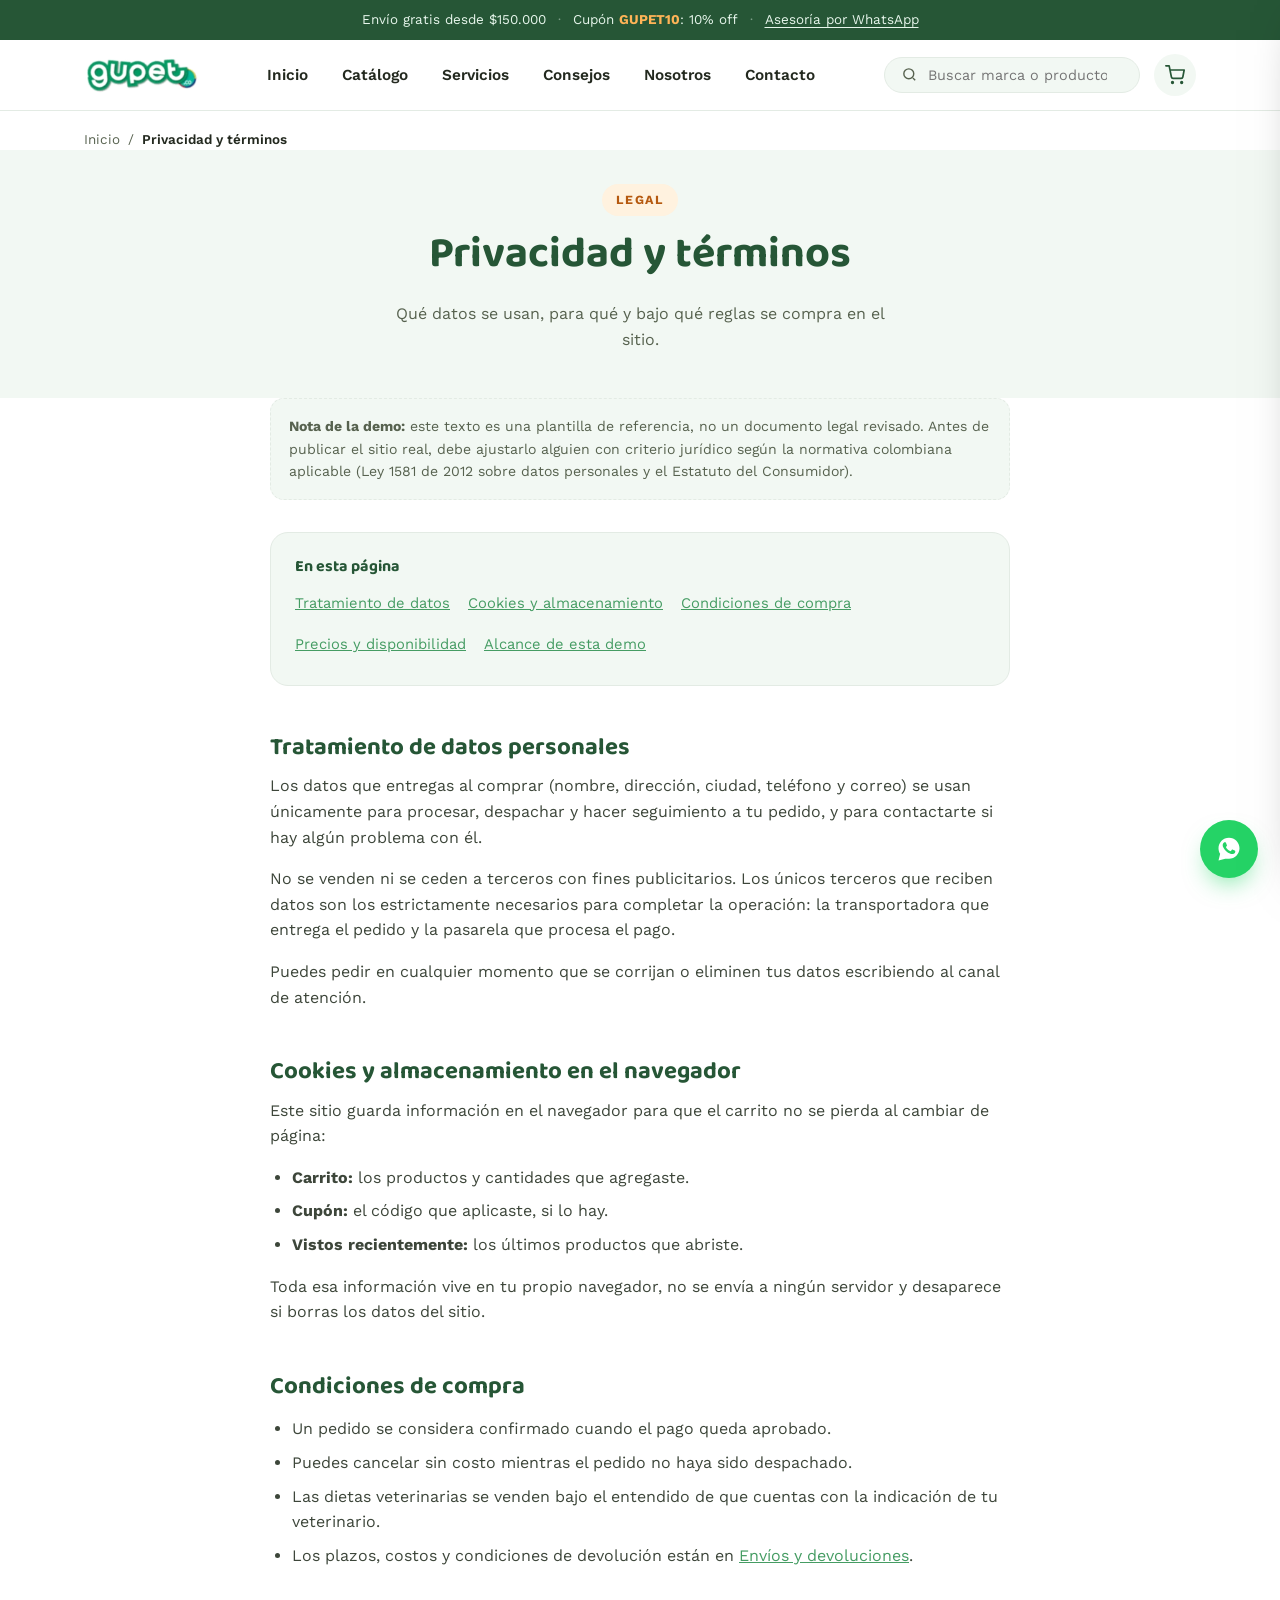
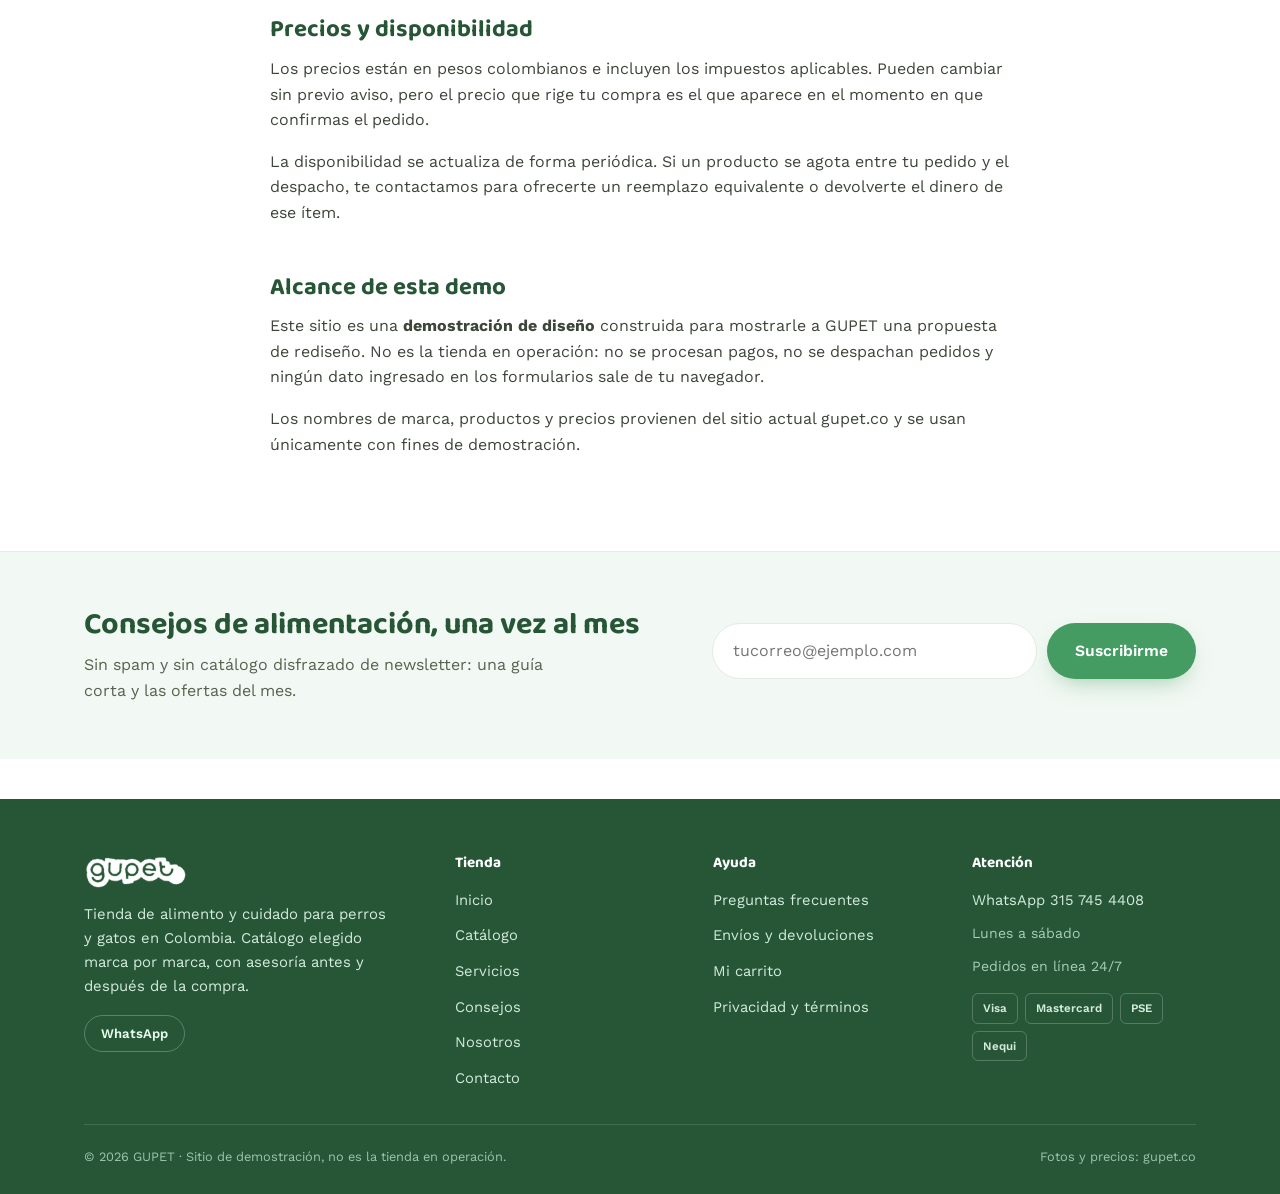
<file: politicas.html>
<!DOCTYPE html>
<html lang="es">
<head>
<meta charset="UTF-8">
<meta name="viewport" content="width=device-width, initial-scale=1.0">
<title>Privacidad y términos | GUPET</title>
<meta name="description" content="Tratamiento de datos personales, uso de almacenamiento en el navegador, condiciones de compra y alcance de esta demo.">
<meta name="theme-color" content="#459c63">
<meta property="og:type" content="website">
<meta property="og:site_name" content="GUPET">
<meta property="og:title" content="Privacidad y términos | GUPET">
<meta property="og:description" content="Tratamiento de datos personales, uso de almacenamiento en el navegador, condiciones de compra y alcance de esta demo.">
<meta property="og:image" content="img/hero-puppy.jpg">
<meta property="og:locale" content="es_CO">
<meta name="twitter:card" content="summary_large_image">
<link rel="icon" href="favicon.svg" type="image/svg+xml">
<link rel="apple-touch-icon" href="img/logo.png">
<link rel="preconnect" href="https://fonts.googleapis.com">
<link rel="preconnect" href="https://fonts.gstatic.com" crossorigin>
<link rel="stylesheet" href="style.css">
</head>
<body data-page="politicas">

<div data-site-header></div>

<main id="main">

<div class="container">
  <nav class="breadcrumb" aria-label="Ruta">
    <a href="index.html">Inicio</a> <span>/</span> <span aria-current="page">Privacidad y términos</span>
  </nav>
</div>

<section class="page-hero" style="padding-top:34px;">
  <div class="container">
    <span class="eyebrow">Legal</span>
    <h1>Privacidad y términos</h1>
    <p>Qué datos se usan, para qué y bajo qué reglas se compra en el sitio.</p>
  </div>
</section>

<section style="padding-top:0;">
  <div class="container">
    <div class="prose">
      <div class="note-box" style="margin-bottom:32px;">
        <strong>Nota de la demo:</strong> este texto es una plantilla de referencia, no un documento legal revisado. Antes de publicar el sitio real, debe ajustarlo alguien con criterio jurídico según la normativa colombiana aplicable (Ley 1581 de 2012 sobre datos personales y el Estatuto del Consumidor).
      </div>

      <div class="toc">
        <strong>En esta página</strong>
        <ul>
          <li><a href="#datos">Tratamiento de datos</a></li>
          <li><a href="#cookies">Cookies y almacenamiento</a></li>
          <li><a href="#compras">Condiciones de compra</a></li>
          <li><a href="#precios">Precios y disponibilidad</a></li>
          <li><a href="#demo">Alcance de esta demo</a></li>
        </ul>
      </div>

      <h2 id="datos">Tratamiento de datos personales</h2>
      <p>Los datos que entregas al comprar (nombre, dirección, ciudad, teléfono y correo) se usan únicamente para procesar, despachar y hacer seguimiento a tu pedido, y para contactarte si hay algún problema con él.</p>
      <p>No se venden ni se ceden a terceros con fines publicitarios. Los únicos terceros que reciben datos son los estrictamente necesarios para completar la operación: la transportadora que entrega el pedido y la pasarela que procesa el pago.</p>
      <p>Puedes pedir en cualquier momento que se corrijan o eliminen tus datos escribiendo al canal de atención.</p>

      <h2 id="cookies">Cookies y almacenamiento en el navegador</h2>
      <p>Este sitio guarda información en el navegador para que el carrito no se pierda al cambiar de página:</p>
      <ul>
        <li><strong>Carrito:</strong> los productos y cantidades que agregaste.</li>
        <li><strong>Cupón:</strong> el código que aplicaste, si lo hay.</li>
        <li><strong>Vistos recientemente:</strong> los últimos productos que abriste.</li>
      </ul>
      <p>Toda esa información vive en tu propio navegador, no se envía a ningún servidor y desaparece si borras los datos del sitio.</p>

      <h2 id="compras">Condiciones de compra</h2>
      <ul>
        <li>Un pedido se considera confirmado cuando el pago queda aprobado.</li>
        <li>Puedes cancelar sin costo mientras el pedido no haya sido despachado.</li>
        <li>Las dietas veterinarias se venden bajo el entendido de que cuentas con la indicación de tu veterinario.</li>
        <li>Los plazos, costos y condiciones de devolución están en <a href="envios.html">Envíos y devoluciones</a>.</li>
      </ul>

      <h2 id="precios">Precios y disponibilidad</h2>
      <p>Los precios están en pesos colombianos e incluyen los impuestos aplicables. Pueden cambiar sin previo aviso, pero el precio que rige tu compra es el que aparece en el momento en que confirmas el pedido.</p>
      <p>La disponibilidad se actualiza de forma periódica. Si un producto se agota entre tu pedido y el despacho, te contactamos para ofrecerte un reemplazo equivalente o devolverte el dinero de ese ítem.</p>

      <h2 id="demo">Alcance de esta demo</h2>
      <p>Este sitio es una <strong>demostración de diseño</strong> construida para mostrarle a GUPET una propuesta de rediseño. No es la tienda en operación: no se procesan pagos, no se despachan pedidos y ningún dato ingresado en los formularios sale de tu navegador.</p>
      <p>Los nombres de marca, productos y precios provienen del sitio actual gupet.co y se usan únicamente con fines de demostración.</p>
    </div>
  </div>
</section>
</main>

<div data-site-footer></div>

<script src="data.js"></script>
<script src="script.js"></script>
</body>
</html>
</file>
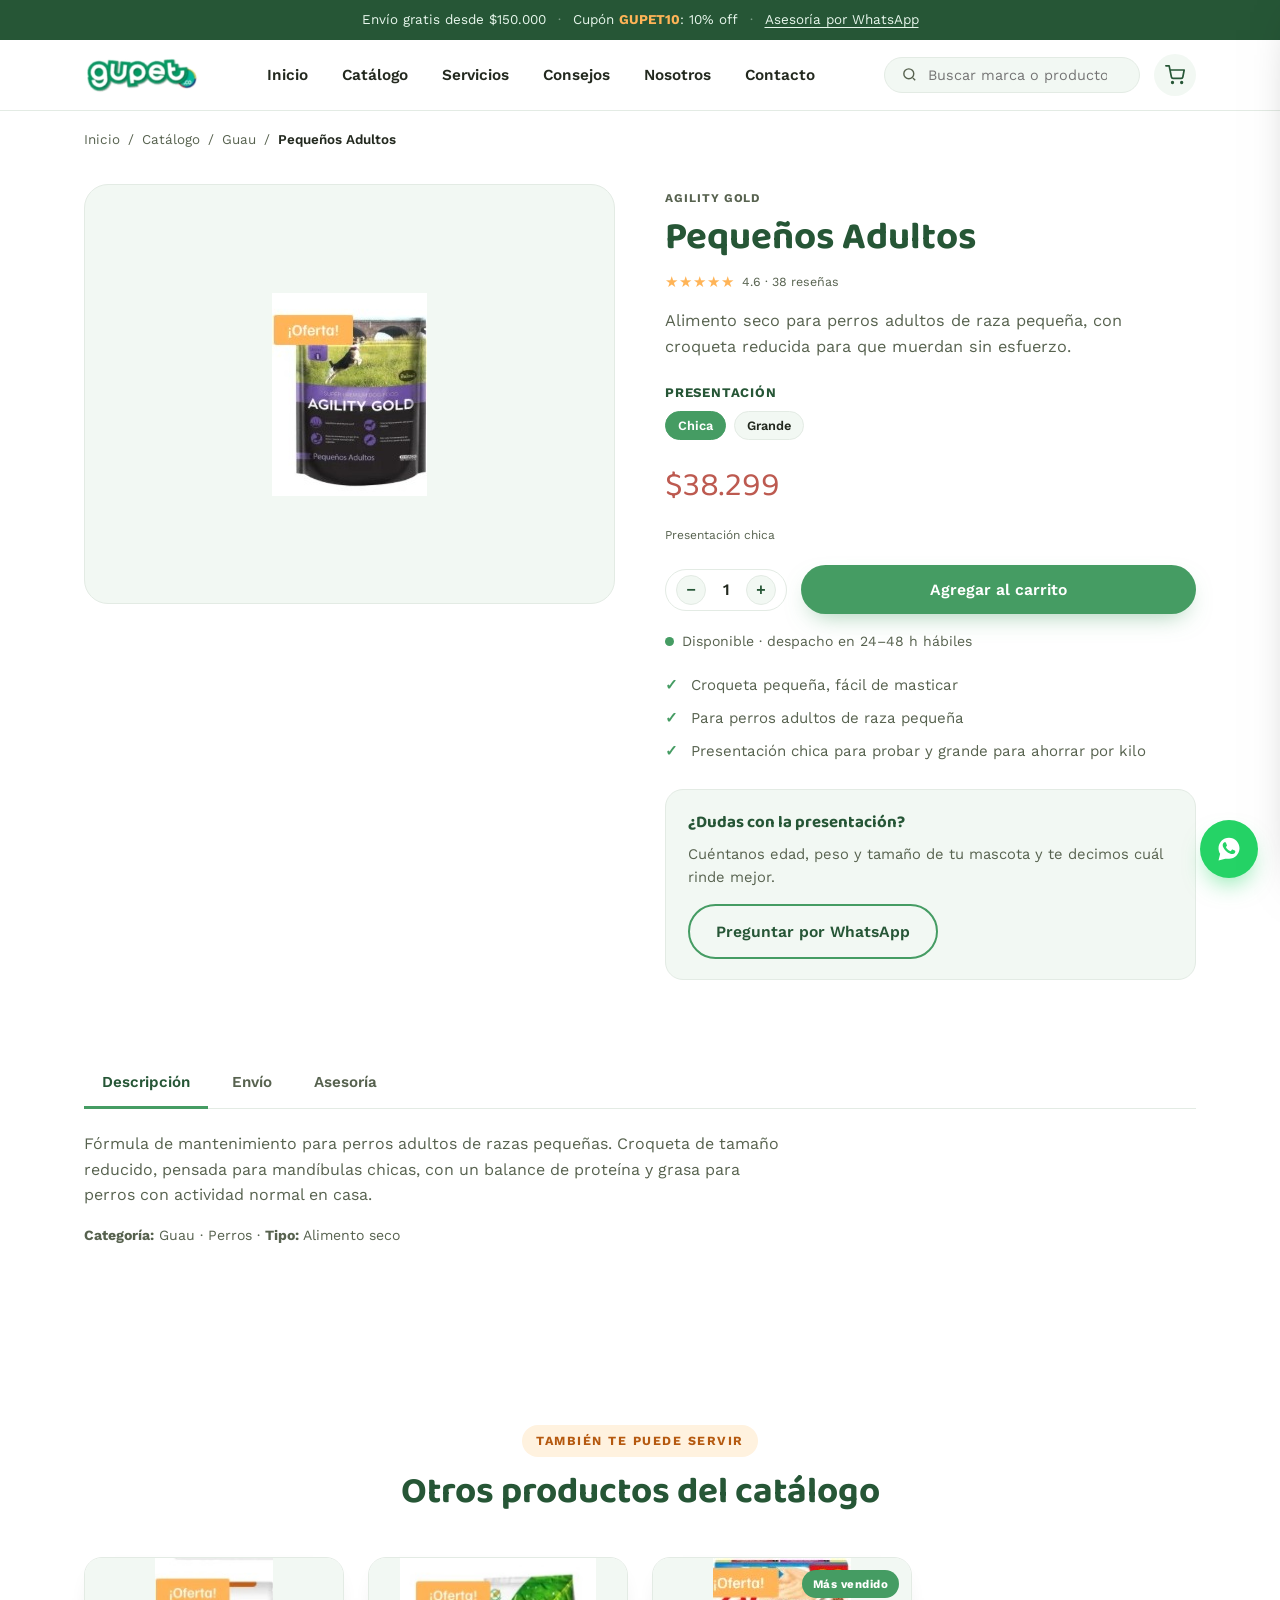
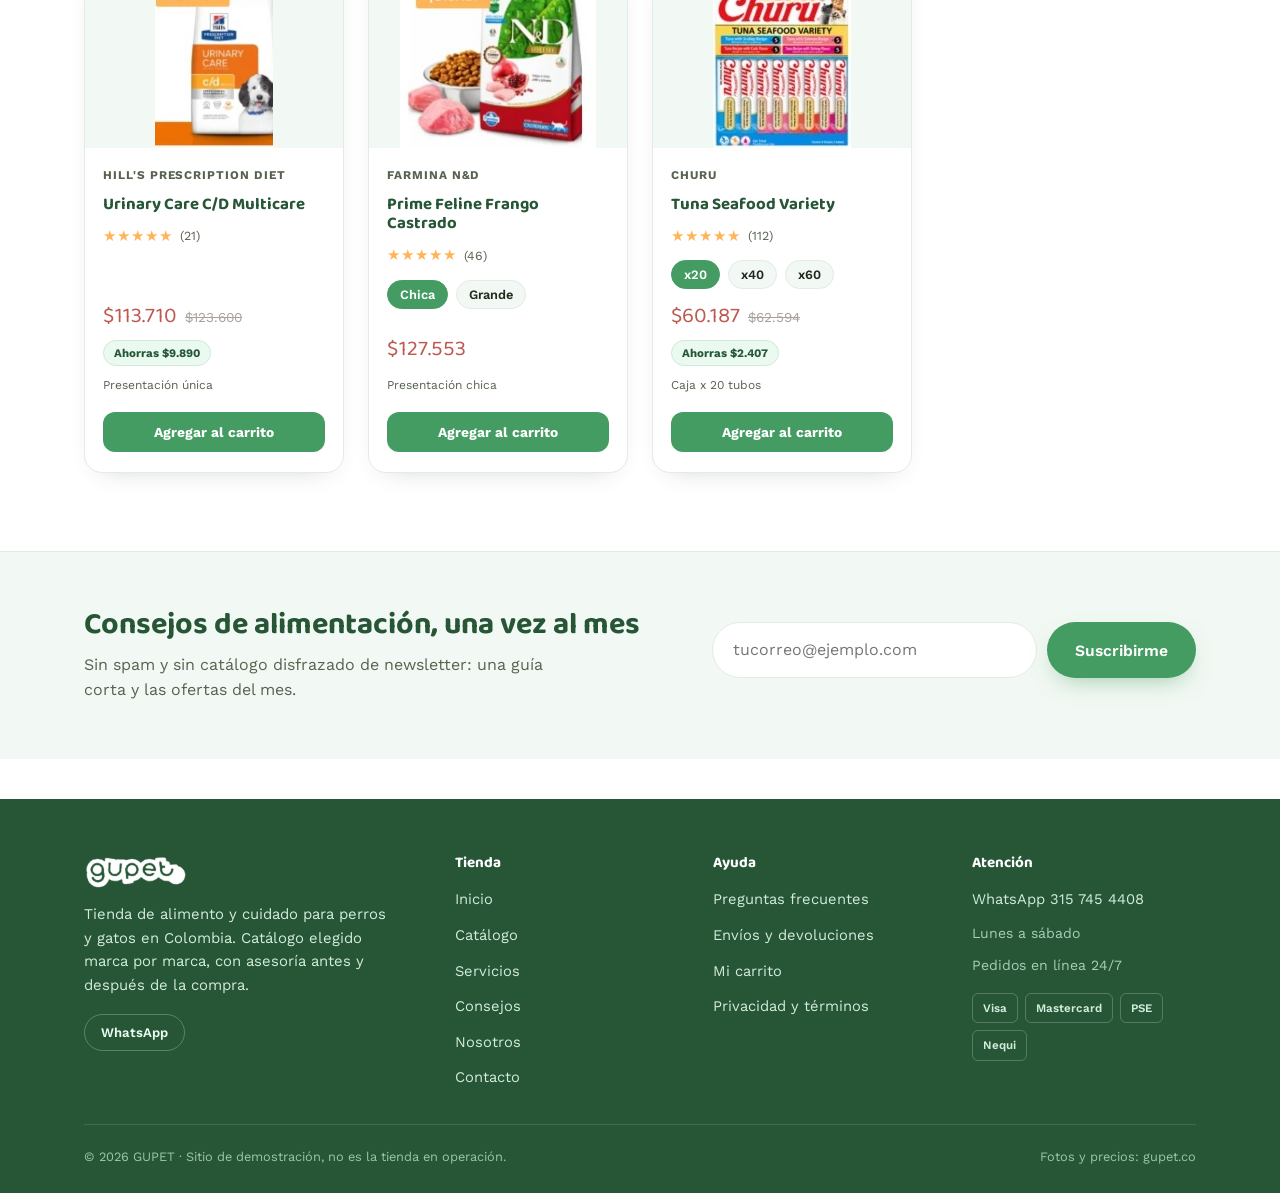
<file: producto.html>
<!DOCTYPE html>
<html lang="es">
<head>
<meta charset="UTF-8">
<meta name="viewport" content="width=device-width, initial-scale=1.0">
<title>Producto | GUPET</title>
<meta name="description" content="Ficha de producto con presentaciones, precio por tamaño, disponibilidad y asesoría por WhatsApp.">
<meta name="theme-color" content="#459c63">
<meta property="og:type" content="website">
<meta property="og:site_name" content="GUPET">
<meta property="og:title" content="Producto | GUPET">
<meta property="og:description" content="Ficha de producto con presentaciones, precio por tamaño, disponibilidad y asesoría por WhatsApp.">
<meta property="og:image" content="img/hero-puppy.jpg">
<meta property="og:locale" content="es_CO">
<meta name="twitter:card" content="summary_large_image">
<link rel="icon" href="favicon.svg" type="image/svg+xml">
<link rel="apple-touch-icon" href="img/logo.png">
<link rel="preconnect" href="https://fonts.googleapis.com">
<link rel="preconnect" href="https://fonts.gstatic.com" crossorigin>
<link rel="stylesheet" href="style.css">
</head>
<body data-page="producto">

<div data-site-header></div>

<main id="main">

<div class="container">
  <nav class="breadcrumb" aria-label="Ruta" data-breadcrumb></nav>
</div>

<section style="padding-top:34px;">
  <div class="container">
    <div class="pdp-layout" data-producto></div>
  </div>
</section>

<section style="background: var(--white); padding-top:0;">
  <div class="container">
    <div data-pdp-detalle></div>
  </div>
</section>

<section>
  <div class="container">
    <div class="section-head">
      <span class="eyebrow">También te puede servir</span>
      <h2>Otros productos del catálogo</h2>
    </div>
    <div class="product-grid" data-relacionados></div>
  </div>
</section>

<section style="background: var(--white);">
  <div class="container" data-vistos>
    <div class="section-head">
      <span class="eyebrow">Tu recorrido</span>
      <h2>Vistos recientemente</h2>
    </div>
    <div class="product-grid" data-vistos-grid></div>
  </div>
</section>
</main>

<div data-site-footer></div>

<script src="data.js"></script>
<script src="script.js"></script>
</body>
</html>
</file>
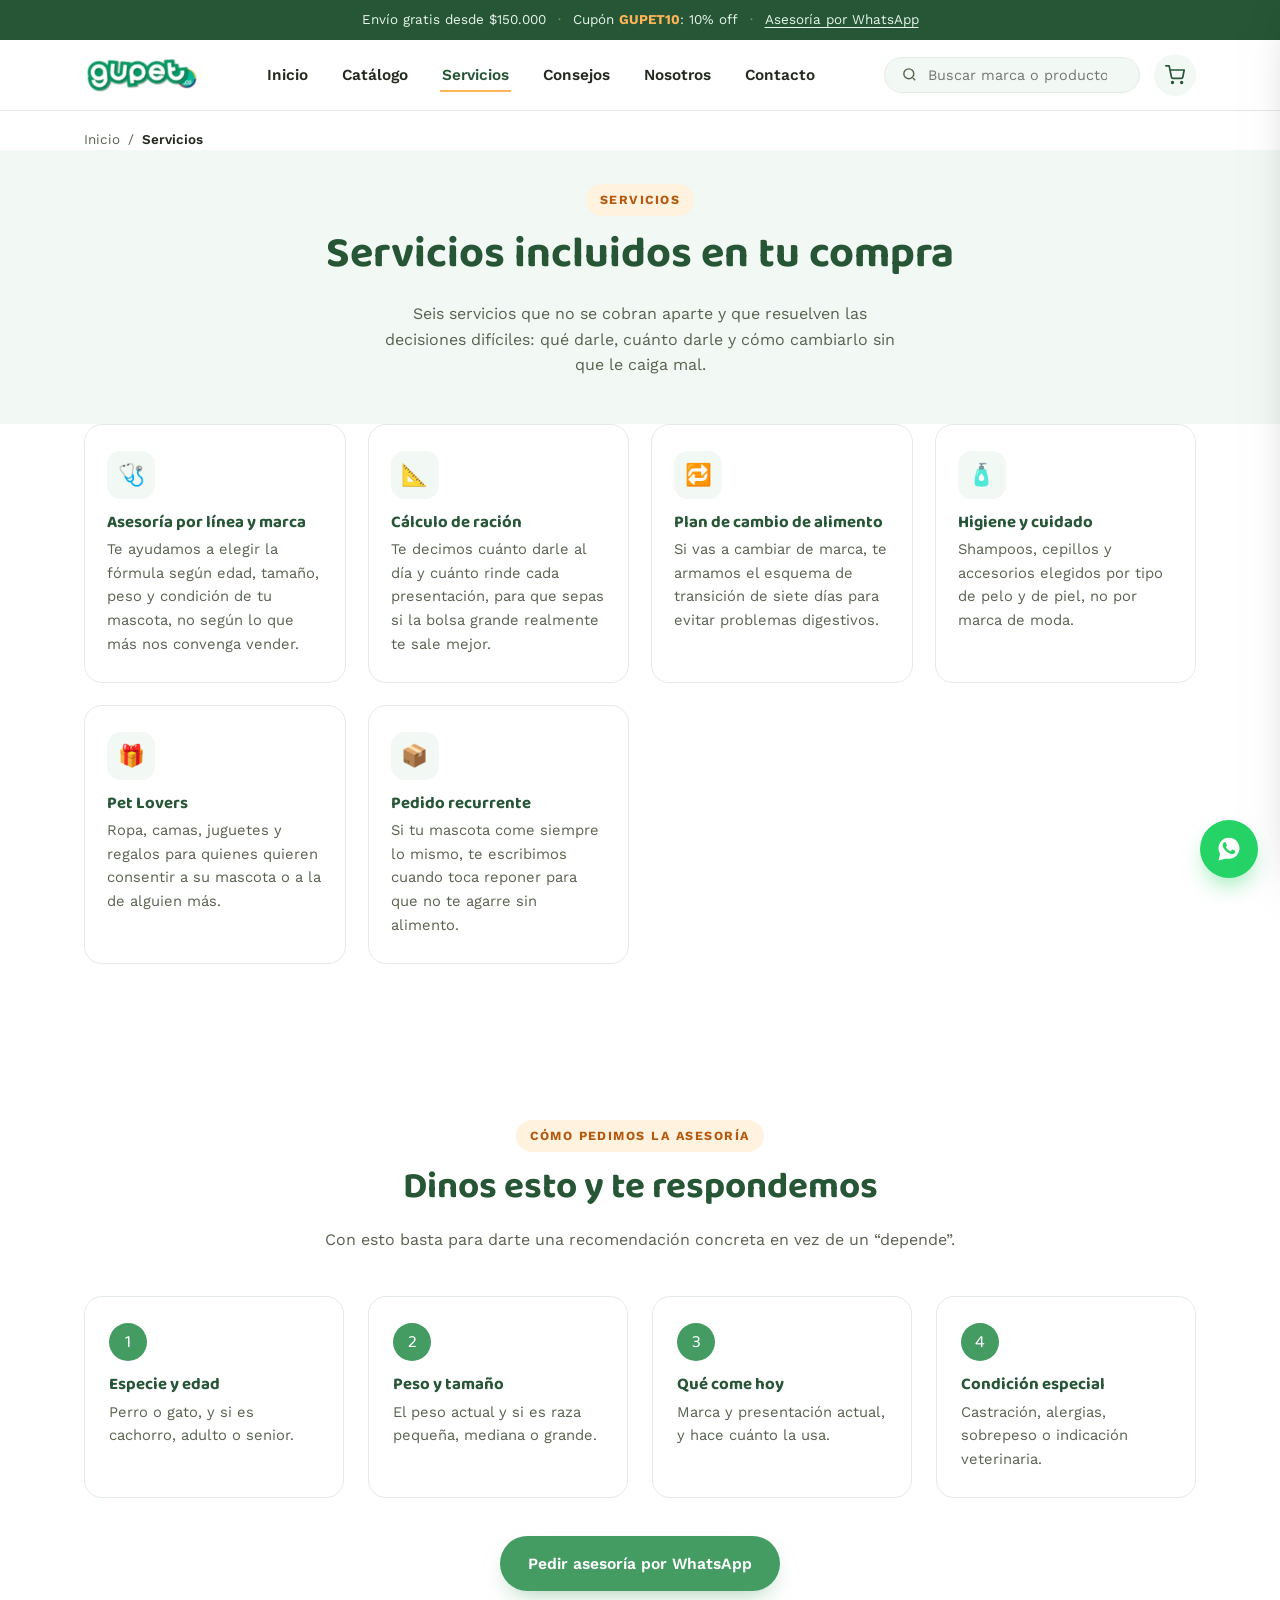
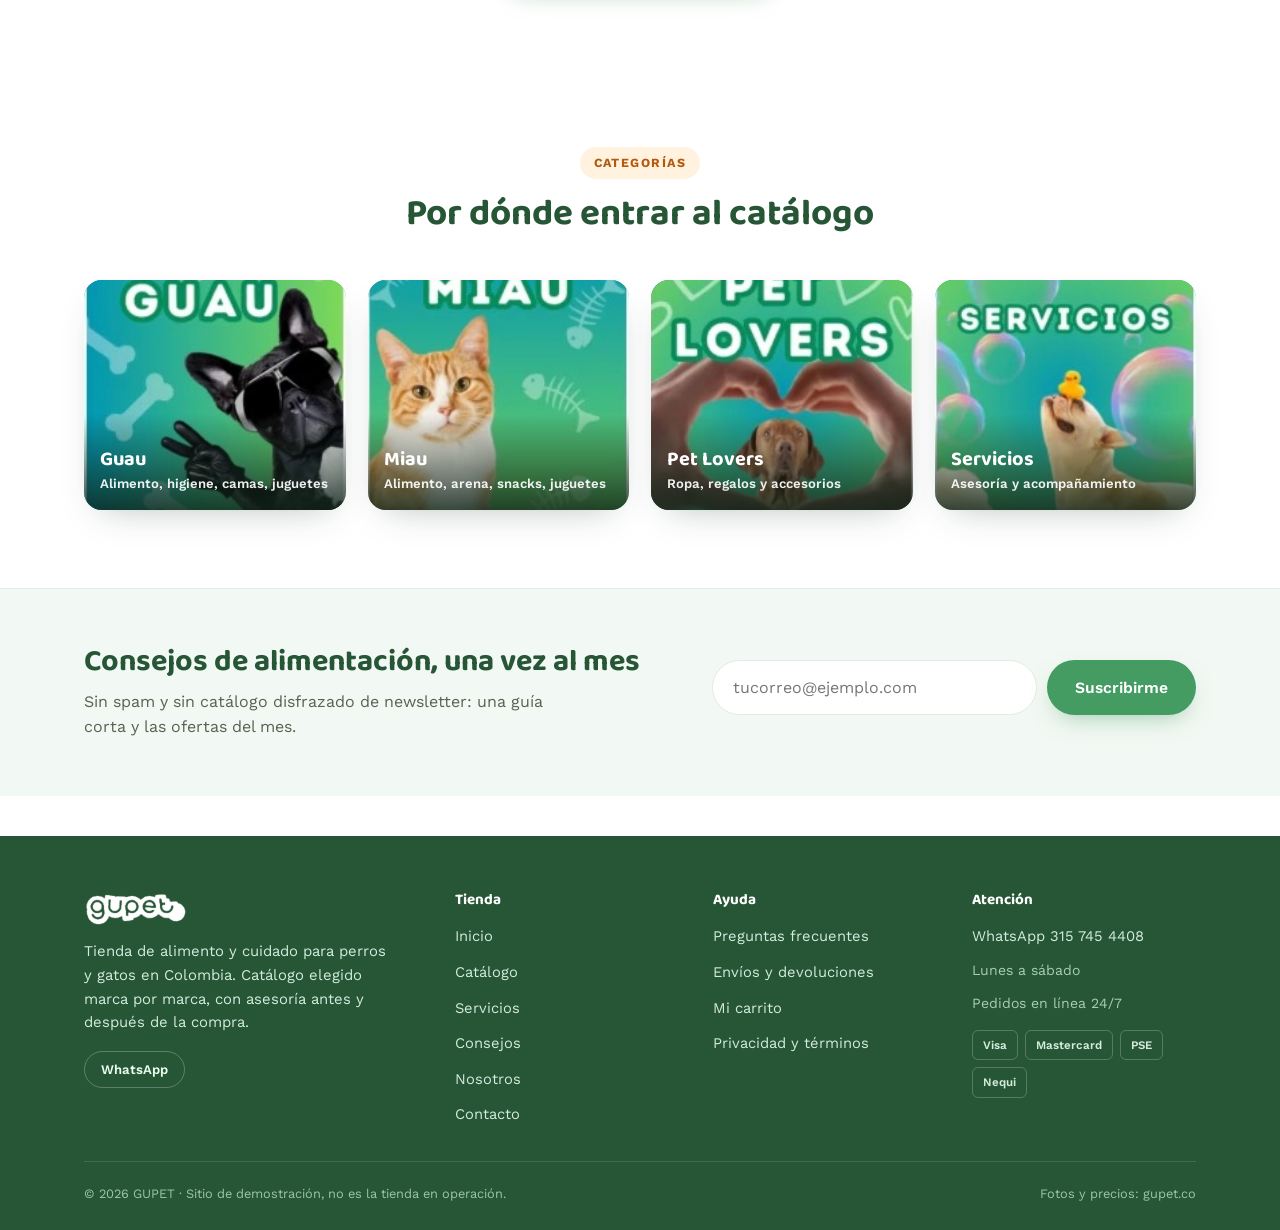
<file: servicios.html>
<!DOCTYPE html>
<html lang="es">
<head>
<meta charset="UTF-8">
<meta name="viewport" content="width=device-width, initial-scale=1.0">
<title>Servicios | GUPET</title>
<meta name="description" content="Asesoría por marca, cálculo de ración, plan de cambio de alimento y pedidos recurrentes: lo que GUPET hace además de despachar tu pedido.">
<meta name="theme-color" content="#459c63">
<meta property="og:type" content="website">
<meta property="og:site_name" content="GUPET">
<meta property="og:title" content="Servicios | GUPET">
<meta property="og:description" content="Asesoría por marca, cálculo de ración, plan de cambio de alimento y pedidos recurrentes: lo que GUPET hace además de despachar tu pedido.">
<meta property="og:image" content="img/hero-puppy.jpg">
<meta property="og:locale" content="es_CO">
<meta name="twitter:card" content="summary_large_image">
<link rel="icon" href="favicon.svg" type="image/svg+xml">
<link rel="apple-touch-icon" href="img/logo.png">
<link rel="preconnect" href="https://fonts.googleapis.com">
<link rel="preconnect" href="https://fonts.gstatic.com" crossorigin>
<link rel="stylesheet" href="style.css">
</head>
<body data-page="servicios">

<div data-site-header></div>

<main id="main">

<div class="container">
  <nav class="breadcrumb" aria-label="Ruta">
    <a href="index.html">Inicio</a> <span>/</span> <span aria-current="page">Servicios</span>
  </nav>
</div>

<section class="page-hero" style="padding-top:34px;">
  <div class="container">
    <span class="eyebrow">Servicios</span>
    <h1>Servicios incluidos en tu compra</h1>
    <p>Seis servicios que no se cobran aparte y que resuelven las decisiones difíciles: qué darle, cuánto darle y cómo cambiarlo sin que le caiga mal.</p>
  </div>
</section>

<section style="padding-top:0;">
  <div class="container">
    <div class="perks-grid">
      <div class="perk-card">
        <div class="perk-icon">🩺</div>
        <h3>Asesoría por línea y marca</h3>
        <p>Te ayudamos a elegir la fórmula según edad, tamaño, peso y condición de tu mascota, no según lo que más nos convenga vender.</p>
      </div>
      <div class="perk-card">
        <div class="perk-icon">📐</div>
        <h3>Cálculo de ración</h3>
        <p>Te decimos cuánto darle al día y cuánto rinde cada presentación, para que sepas si la bolsa grande realmente te sale mejor.</p>
      </div>
      <div class="perk-card">
        <div class="perk-icon">🔁</div>
        <h3>Plan de cambio de alimento</h3>
        <p>Si vas a cambiar de marca, te armamos el esquema de transición de siete días para evitar problemas digestivos.</p>
      </div>
      <div class="perk-card">
        <div class="perk-icon">🧴</div>
        <h3>Higiene y cuidado</h3>
        <p>Shampoos, cepillos y accesorios elegidos por tipo de pelo y de piel, no por marca de moda.</p>
      </div>
      <div class="perk-card">
        <div class="perk-icon">🎁</div>
        <h3>Pet Lovers</h3>
        <p>Ropa, camas, juguetes y regalos para quienes quieren consentir a su mascota o a la de alguien más.</p>
      </div>
      <div class="perk-card">
        <div class="perk-icon">📦</div>
        <h3>Pedido recurrente</h3>
        <p>Si tu mascota come siempre lo mismo, te escribimos cuando toca reponer para que no te agarre sin alimento.</p>
      </div>
    </div>
  </div>
</section>

<section style="background: var(--white);">
  <div class="container">
    <div class="section-head">
      <span class="eyebrow">Cómo pedimos la asesoría</span>
      <h2>Dinos esto y te respondemos</h2>
      <p>Con esto basta para darte una recomendación concreta en vez de un “depende”.</p>
    </div>
    <div class="steps-grid">
      <div class="step-card"><h3>Especie y edad</h3><p>Perro o gato, y si es cachorro, adulto o senior.</p></div>
      <div class="step-card"><h3>Peso y tamaño</h3><p>El peso actual y si es raza pequeña, mediana o grande.</p></div>
      <div class="step-card"><h3>Qué come hoy</h3><p>Marca y presentación actual, y hace cuánto la usa.</p></div>
      <div class="step-card"><h3>Condición especial</h3><p>Castración, alergias, sobrepeso o indicación veterinaria.</p></div>
    </div>
    <div style="text-align:center; margin-top:38px;">
      <a href="https://wa.me/573157454408?text=Hola%20GUPET%2C%20quiero%20asesor%C3%ADa.%20Mi%20mascota%20es%3A" class="btn btn-primary" target="_blank" rel="noopener">Pedir asesoría por WhatsApp</a>
    </div>
  </div>
</section>

<section>
  <div class="container">
    <div class="section-head">
      <span class="eyebrow">Categorías</span>
      <h2>Por dónde entrar al catálogo</h2>
    </div>
    <div class="category-grid">
      <a class="category-card" href="catalogo.html?cat=guau">
        <img src="img/cat-guau.jpg" alt="Guau: alimento, higiene, camas y juguetes para perros" loading="lazy">
        <div class="cat-label"><strong>Guau</strong><span>Alimento, higiene, camas, juguetes</span></div>
      </a>
      <a class="category-card" href="catalogo.html?cat=miau">
        <img src="img/cat-miau.jpg" alt="Miau: alimento, arena y juguetes para gatos" loading="lazy">
        <div class="cat-label"><strong>Miau</strong><span>Alimento, arena, snacks, juguetes</span></div>
      </a>
      <a class="category-card" href="catalogo.html?cat=petlovers">
        <img src="img/cat-petlovers.jpg" alt="Pet Lovers: accesorios y regalos" loading="lazy">
        <div class="cat-label"><strong>Pet Lovers</strong><span>Ropa, regalos y accesorios</span></div>
      </a>
      <a class="category-card" href="servicios.html">
        <img src="img/cat-servicios.jpg" alt="Servicios: asesoría y cuidado extra" loading="lazy">
        <div class="cat-label"><strong>Servicios</strong><span>Asesoría y acompañamiento</span></div>
      </a>
    </div>
  </div>
</section>
</main>

<div data-site-footer></div>

<script src="data.js"></script>
<script src="script.js"></script>
</body>
</html>
</file>
<file: style.css>
/* GUPET: demo de rediseño
   Paleta tomada de la marca real: verde #459c63 (header/nav), degradé
   teal→lima de las tarjetas de categoría, ámbar de "¡Oferta!" y rojo de precio.
   Tipografía: Baloo 2 (titulares, redondeada y cercana) + Work Sans (texto). */

@import url('https://fonts.googleapis.com/css2?family=Baloo+2:wght@500;600;700;800&family=Work+Sans:wght@400;500;600;700&display=swap');

:root {
  --green: #459c63;
  --green-deep: #265636;
  --green-light: #60b97f;
  --teal: #0b94a8;
  --lime: #ace699;
  --amber: #ffb457;
  --amber-dark: #b5590f;
  --price: #bd5a50;
  --price-dark: #9c443b;
  --cream: #ffffff;
  --cream-2: #f2f8f3;
  --ink: #23291f;
  --ink-soft: #57624f;
  --line: #e3ebe4;
  --white: #ffffff;
  --radius: 18px;
  --shadow: 0 14px 34px -18px rgba(20, 55, 35, 0.35);
}

* { box-sizing: border-box; }

html { scroll-behavior: smooth; }

body {
  margin: 0;
  font-family: 'Work Sans', sans-serif;
  color: var(--ink);
  background: var(--cream);
  line-height: 1.6;
}

h1, h2, h3, h4 {
  font-family: 'Baloo 2', sans-serif;
  color: var(--green-deep);
  margin: 0 0 .5em;
  line-height: 1.15;
}

p { margin: 0 0 1em; }

a { color: inherit; text-decoration: none; }

img { max-width: 100%; display: block; }

.container {
  width: 100%;
  max-width: 1160px;
  margin: 0 auto;
  padding: 0 24px;
}

.eyebrow {
  display: inline-block;
  font-family: 'Work Sans', sans-serif;
  font-weight: 700;
  font-size: .78rem;
  letter-spacing: .12em;
  text-transform: uppercase;
  color: var(--amber-dark);
  background: #fff2df;
  padding: 6px 14px;
  border-radius: 999px;
  margin-bottom: 14px;
}

/* ---------- Botones ---------- */
.btn {
  display: inline-flex;
  align-items: center;
  gap: 8px;
  font-family: 'Work Sans', sans-serif;
  font-weight: 600;
  font-size: .98rem;
  padding: 13px 26px;
  border-radius: 999px;
  border: 2px solid transparent;
  cursor: pointer;
  transition: transform .15s ease, box-shadow .15s ease, background .15s ease;
}

.btn-primary {
  background: var(--green);
  color: var(--white);
  box-shadow: 0 10px 24px -10px rgba(69, 156, 99, .55);
}
.btn-primary:hover { background: var(--green-deep); transform: translateY(-2px); }

.btn-outline {
  background: transparent;
  border-color: var(--green);
  color: var(--green-deep);
}
.btn-outline:hover { background: var(--green); color: var(--white); transform: translateY(-2px); }

.btn-light {
  background: var(--white);
  color: var(--green-deep);
}
.btn-light:hover { transform: translateY(-2px); box-shadow: 0 10px 22px -12px rgba(0,0,0,.35); }

/* ---------- Header ---------- */
header.site-header {
  position: sticky;
  top: 0;
  z-index: 50;
  background: rgba(255, 255, 255, .94);
  backdrop-filter: blur(8px);
  border-bottom: 1px solid var(--line);
}

.header-inner {
  display: flex;
  align-items: center;
  justify-content: space-between;
  padding: 14px 24px;
}

.logo img { height: 38px; width: auto; display: block; }

nav.main-nav ul {
  list-style: none;
  display: flex;
  gap: 30px;
  margin: 0;
  padding: 0;
}

nav.main-nav a {
  font-weight: 600;
  font-size: .96rem;
  color: var(--ink);
  padding: 6px 2px;
  border-bottom: 2px solid transparent;
  transition: border-color .15s ease, color .15s ease;
}
nav.main-nav a:hover,
nav.main-nav a.active {
  color: var(--green-deep);
  border-bottom-color: var(--amber);
}

.header-actions { display: flex; align-items: center; gap: 14px; }

.header-actions .btn { padding: 10px 20px; font-size: .9rem; }

.cart-link {
  position: relative;
  display: flex;
  align-items: center;
  justify-content: center;
  width: 42px; height: 42px;
  border-radius: 50%;
  background: var(--cream-2);
  color: var(--green-deep);
  transition: background .15s ease;
}
.cart-link:hover { background: var(--green); color: var(--white); }
.cart-link svg { width: 20px; height: 20px; }
.cart-badge {
  position: absolute;
  top: -4px; right: -4px;
  background: var(--amber);
  color: var(--white);
  font-size: .68rem;
  font-weight: 700;
  min-width: 18px; height: 18px;
  border-radius: 999px;
  display: none;
  align-items: center;
  justify-content: center;
  padding: 0 4px;
  border: 2px solid var(--white);
}

.menu-toggle {
  display: none;
  flex-direction: column;
  gap: 5px;
  background: none;
  border: none;
  cursor: pointer;
  padding: 6px;
}
.menu-toggle span {
  width: 26px;
  height: 3px;
  background: var(--green-deep);
  border-radius: 3px;
}

/* ---------- Hero ---------- */
.hero {
  padding: 70px 0 60px;
  background: linear-gradient(160deg, var(--white) 55%, var(--cream-2) 100%);
  overflow: hidden;
}
.hero-inner {
  display: grid;
  grid-template-columns: 1.05fr .95fr;
  gap: 48px;
  align-items: center;
}
.hero h1 {
  font-size: clamp(2.1rem, 4vw, 3rem);
  margin-bottom: .4em;
}
.hero p.lead {
  font-size: 1.12rem;
  color: var(--ink-soft);
  max-width: 46ch;
}
.hero-actions { display: flex; gap: 16px; flex-wrap: wrap; margin-top: 28px; }

.hero-media {
  position: relative;
  border-radius: 28px;
  overflow: hidden;
  box-shadow: var(--shadow);
}
.hero-media img { width: 100%; height: 420px; object-fit: cover; object-position: center 30%; }
.hero-badge {
  position: absolute;
  bottom: 18px;
  left: 18px;
  background: var(--white);
  border-radius: 16px;
  padding: 12px 18px;
  box-shadow: var(--shadow);
  display: flex;
  align-items: center;
  gap: 10px;
  font-weight: 600;
  font-size: .88rem;
}
.hero-badge .dot { width: 10px; height: 10px; border-radius: 50%; background: var(--amber); }

/* ---------- Marcas ---------- */
.brands-strip { padding: 34px 0; border-top: 1px solid var(--line); border-bottom: 1px solid var(--line); background: var(--white); }
.brands-strip p { text-align: center; font-size: .8rem; letter-spacing: .1em; text-transform: uppercase; color: var(--ink-soft); font-weight: 700; margin-bottom: 20px; }
.brands-row {
  display: flex;
  flex-wrap: wrap;
  justify-content: center;
  gap: 14px;
}
.brand-chip {
  font-family: 'Baloo 2', sans-serif;
  font-weight: 700;
  font-size: 1.05rem;
  color: var(--green-deep);
  background: var(--cream-2);
  padding: 10px 22px;
  border-radius: 999px;
  border: 1px solid var(--line);
}

/* ---------- Secciones generales ---------- */
section { padding: 78px 0; }
.section-head { text-align: center; max-width: 640px; margin: 0 auto 44px; }
.section-head h2 { font-size: clamp(1.7rem, 3vw, 2.3rem); }
.section-head p { color: var(--ink-soft); }

/* ---------- Categorías ----------
   Fotografía real de marca sobre el degradé teal→lima original;
   el título ya viene integrado en la imagen, solo agregamos el subtítulo. */
.category-grid {
  display: grid;
  grid-template-columns: repeat(4, 1fr);
  gap: 22px;
}
.category-card {
  position: relative;
  border-radius: var(--radius);
  overflow: hidden;
  height: 230px;
  box-shadow: var(--shadow);
  background: linear-gradient(135deg, var(--teal), var(--lime));
}
.category-card img { width: 100%; height: 100%; object-fit: cover; transition: transform .4s ease; }
.category-card:hover img { transform: scale(1.06); }
.category-card::after {
  content: '';
  position: absolute; inset: 0;
  background: linear-gradient(0deg, rgba(15,35,25,.82) 0%, rgba(15,35,25,0) 42%);
}
.category-card .cat-label {
  position: absolute; left: 16px; bottom: 14px; right: 16px; z-index: 2;
  color: var(--white);
}
.category-card .cat-label span { font-size: .82rem; opacity: .92; font-weight: 600; }

/* ---------- Productos ---------- */
.product-grid {
  display: grid;
  grid-template-columns: repeat(4, 1fr);
  gap: 24px;
}
.product-card {
  background: var(--white);
  border-radius: var(--radius);
  overflow: hidden;
  box-shadow: 0 10px 26px -18px rgba(20,50,30,.3);
  border: 1px solid var(--line);
  display: flex;
  flex-direction: column;
}
.product-media { position: relative; height: 190px; background: var(--cream-2); }
.product-media img { width: 100%; height: 100%; object-fit: contain; }
.product-tag {
  position: absolute; top: 12px; left: 12px;
  background: var(--amber); color: var(--white);
  font-size: .72rem; font-weight: 700; letter-spacing: .04em;
  padding: 5px 11px; border-radius: 999px;
}
.product-body { padding: 18px 18px 20px; display: flex; flex-direction: column; gap: 10px; flex: 1; }
.product-brand { font-size: .74rem; text-transform: uppercase; letter-spacing: .08em; color: var(--ink-soft); font-weight: 700; }
.product-body h3 { font-size: 1.05rem; margin: 0; }

.weight-select { display: flex; gap: 8px; flex-wrap: wrap; margin-top: 2px; }
.weight-select button {
  font-family: 'Work Sans', sans-serif;
  font-size: .8rem;
  font-weight: 600;
  padding: 6px 12px;
  border-radius: 999px;
  border: 1.5px solid var(--line);
  background: var(--cream-2);
  color: var(--ink);
  cursor: pointer;
  transition: all .15s ease;
}
.weight-select button.active,
.weight-select button:hover {
  border-color: var(--green);
  background: var(--green);
  color: var(--white);
}

.price-row { display: flex; align-items: baseline; gap: 8px; margin-top: auto; }
.price-row .price { font-family: 'Baloo 2', sans-serif; font-size: 1.35rem; color: var(--price); }
.price-row .price-old { font-size: .85rem; color: #a9a29a; text-decoration: line-through; }
.price-unit { font-size: .75rem; color: var(--ink-soft); }

.product-cta {
  margin-top: 6px;
  text-align: center;
  font-size: .86rem;
  font-weight: 700;
  padding: 11px;
  border-radius: 12px;
  background: var(--green);
  color: var(--white);
  border: 1px solid transparent;
  cursor: pointer;
  font-family: 'Work Sans', sans-serif;
  transition: background .15s ease, color .15s ease, transform .15s ease;
}
.product-cta:hover { background: var(--green-deep); transform: translateY(-1px); }
.product-cta:active { transform: translateY(0); }

/* ---------- Toast (confirmación al agregar al carrito) ---------- */
.toast {
  position: fixed;
  left: 50%;
  bottom: 26px;
  transform: translate(-50%, 20px);
  background: var(--green-deep);
  color: var(--white);
  padding: 12px 22px;
  border-radius: 999px;
  font-size: .9rem;
  font-weight: 600;
  box-shadow: 0 14px 30px -10px rgba(0,0,0,.35);
  opacity: 0;
  pointer-events: none;
  transition: opacity .2s ease, transform .2s ease;
  z-index: 80;
}
.toast.show { opacity: 1; transform: translate(-50%, 0); }

/* ---------- Carrito ---------- */
.cart-row {
  display: grid;
  grid-template-columns: 72px 1fr auto auto auto;
  align-items: center;
  gap: 16px;
  padding: 18px 0;
  border-bottom: 1px solid var(--line);
}
.cart-row img { width: 72px; height: 72px; object-fit: contain; background: var(--cream-2); border-radius: 12px; }
.cart-row-info h3 { font-size: .98rem; margin: 2px 0; }
.cart-row-qty { display: flex; align-items: center; gap: 10px; }
.qty-btn {
  width: 30px; height: 30px;
  border-radius: 50%;
  border: 1.5px solid var(--line);
  background: var(--cream-2);
  font-size: 1rem;
  font-weight: 700;
  color: var(--green-deep);
  cursor: pointer;
}
.qty-btn:hover { background: var(--green); color: var(--white); border-color: var(--green); }
.qty-value { min-width: 20px; text-align: center; font-weight: 600; }
.cart-row-price { font-family: 'Baloo 2', sans-serif; color: var(--green-deep); font-size: 1.05rem; white-space: nowrap; }
.cart-row-remove {
  background: none; border: none; cursor: pointer;
  color: var(--ink-soft); font-size: 1rem;
  width: 28px; height: 28px; border-radius: 50%;
}
.cart-row-remove:hover { background: #fde9e6; color: var(--price-dark); }

.cart-layout { display: grid; grid-template-columns: 1.6fr 1fr; gap: 40px; align-items: start; }
.cart-summary-card {
  background: var(--white);
  border: 1px solid var(--line);
  border-radius: var(--radius);
  padding: 26px;
  position: sticky;
  top: 100px;
}
.summary-line { display: flex; justify-content: space-between; padding: 8px 0; font-size: .95rem; color: var(--ink-soft); }
.summary-total { border-top: 1px solid var(--line); margin-top: 6px; padding-top: 14px; font-family: 'Baloo 2', sans-serif; font-size: 1.2rem; color: var(--green-deep); }
.summary-total span { color: var(--green-deep); }

.cart-empty { text-align: center; padding: 60px 20px; color: var(--ink-soft); }
.cart-empty .perk-icon { margin: 0 auto 18px; width: 64px; height: 64px; font-size: 1.8rem; }

/* ---------- Checkout ---------- */
.checkout-layout { display: grid; grid-template-columns: 1.4fr 1fr; gap: 40px; align-items: start; }
.checkout-form-card, .checkout-summary-card {
  background: var(--white);
  border: 1px solid var(--line);
  border-radius: var(--radius);
  padding: 30px;
}
.checkout-summary-card { position: sticky; top: 100px; }
.form-group { margin-bottom: 18px; }
.form-group label { display: block; font-size: .85rem; font-weight: 600; color: var(--green-deep); margin-bottom: 6px; }
.form-group input {
  width: 100%;
  padding: 12px 14px;
  border-radius: 10px;
  border: 1.5px solid var(--line);
  font-family: 'Work Sans', sans-serif;
  font-size: .95rem;
  background: var(--cream-2);
  color: var(--ink);
}
.form-group input:focus { outline: none; border-color: var(--green); background: var(--white); }
.form-row { display: grid; grid-template-columns: 1fr 1fr; gap: 16px; }
.form-section-title { font-family: 'Baloo 2', sans-serif; color: var(--green-deep); font-size: 1.1rem; margin: 26px 0 14px; }
.form-section-title:first-child { margin-top: 0; }

.checkout-line { display: grid; grid-template-columns: 48px 1fr auto; align-items: center; gap: 12px; padding: 10px 0; border-bottom: 1px solid var(--line); }
.checkout-line img { width: 48px; height: 48px; object-fit: contain; background: var(--cream-2); border-radius: 8px; }
.checkout-line-info { display: flex; flex-direction: column; }
.checkout-line-info strong { font-size: .9rem; }
.checkout-line-info span { font-size: .78rem; color: var(--ink-soft); }
.checkout-line-price { font-size: .9rem; font-weight: 600; color: var(--green-deep); white-space: nowrap; }

.demo-note {
  display: flex;
  align-items: flex-start;
  gap: 10px;
  background: #fff2df;
  border: 1px solid #ffdca6;
  color: var(--amber-dark);
  border-radius: 12px;
  padding: 14px 16px;
  font-size: .85rem;
  margin-bottom: 22px;
}

.order-success-icon {
  width: 78px; height: 78px;
  border-radius: 50%;
  background: var(--cream-2);
  color: var(--green);
  display: flex; align-items: center; justify-content: center;
  font-size: 2.2rem;
  margin: 0 auto 20px;
}

/* ---------- Oferta banner ---------- */
.offer-banner {
  background: linear-gradient(120deg, var(--teal) 0%, var(--green) 55%, var(--lime) 130%);
  border-radius: 28px;
  color: var(--white);
  padding: 46px 44px;
  display: flex;
  align-items: center;
  justify-content: space-between;
  gap: 30px;
  flex-wrap: wrap;
  position: relative;
  overflow: hidden;
}
.offer-banner::before {
  content: '';
  position: absolute; right: -60px; top: -60px;
  width: 220px; height: 220px; border-radius: 50%;
  background: rgba(255,255,255,.10);
}
.offer-banner h3 { color: var(--white); font-size: 1.7rem; margin-bottom: .3em; }
.offer-banner p { color: #eafff2; max-width: 46ch; }
.offer-pct {
  font-family: 'Baloo 2', sans-serif;
  font-size: 3.4rem;
  color: var(--amber);
  line-height: 1;
  text-shadow: 0 2px 14px rgba(0,0,0,.15);
}

/* ---------- Servicios / perks ---------- */
.perks-grid {
  display: grid;
  grid-template-columns: repeat(4, 1fr);
  gap: 22px;
}
.perk-card {
  background: var(--white);
  border: 1px solid var(--line);
  border-radius: var(--radius);
  padding: 26px 22px;
  text-align: left;
}
.perk-icon {
  width: 48px; height: 48px;
  border-radius: 14px;
  background: var(--cream-2);
  display: flex; align-items: center; justify-content: center;
  font-size: 1.35rem;
  margin-bottom: 14px;
}
.perk-card h3 { font-size: 1.05rem; margin-bottom: 6px; }
.perk-card p { font-size: .92rem; color: var(--ink-soft); margin: 0; }

/* ---------- CTA final ---------- */
.cta-band {
  background: var(--cream-2);
  border-radius: 28px;
  padding: 50px 44px;
  text-align: center;
}
.cta-band h2 { margin-bottom: .3em; }
.cta-band p { color: var(--ink-soft); max-width: 50ch; margin: 0 auto 26px; }

/* ---------- Footer ---------- */
footer.site-footer {
  background: var(--green-deep);
  color: #d4ecdd;
  padding: 56px 0 26px;
  margin-top: 40px;
}
.footer-grid {
  display: grid;
  grid-template-columns: 1.4fr 1fr 1fr;
  gap: 40px;
  padding-bottom: 34px;
  border-bottom: 1px solid rgba(255,255,255,.12);
}
.footer-grid .logo img { height: 34px; }
footer h4 { color: var(--white); font-size: .95rem; margin-bottom: 14px; }
footer ul { list-style: none; margin: 0; padding: 0; display: flex; flex-direction: column; gap: 10px; }
footer a { font-size: .92rem; color: #d4ecdd; }
footer a:hover { color: var(--white); }
.footer-bottom {
  padding-top: 22px;
  display: flex;
  justify-content: space-between;
  flex-wrap: wrap;
  gap: 10px;
  font-size: .8rem;
  color: #9dc4ac;
}

/* ---------- WhatsApp flotante ---------- */
.wa-float {
  position: fixed;
  bottom: 22px;
  right: 22px;
  z-index: 60;
  background: #25d366;
  color: var(--white);
  width: 58px; height: 58px;
  border-radius: 50%;
  display: flex; align-items: center; justify-content: center;
  box-shadow: 0 12px 24px -8px rgba(37,211,102,.6);
  transition: transform .15s ease;
}
.wa-float svg { width: 28px; height: 28px; }
.wa-float:hover { transform: scale(1.08); }

/* ---------- Paginas internas (nosotros / servicios / contacto) ---------- */
.page-hero {
  padding: 56px 0 46px;
  background: var(--cream-2);
  text-align: center;
}
.page-hero h1 { font-size: clamp(2rem, 4vw, 2.7rem); }
.page-hero p { color: var(--ink-soft); max-width: 52ch; margin: 0 auto; }

.split {
  display: grid;
  grid-template-columns: 1fr 1fr;
  gap: 50px;
  align-items: center;
}
.split img { border-radius: 24px; box-shadow: var(--shadow); height: 380px; width: 100%; object-fit: cover; }

.values-grid {
  display: grid;
  grid-template-columns: repeat(4, 1fr);
  gap: 22px;
}
.value-card { text-align: center; padding: 10px; }
.value-card .perk-icon { margin: 0 auto 14px; }

.contact-wrap {
  display: grid;
  grid-template-columns: 1fr 1fr;
  gap: 40px;
}
.contact-card {
  background: var(--white);
  border: 1px solid var(--line);
  border-radius: var(--radius);
  padding: 34px;
}
.contact-card h3 { margin-bottom: 8px; }
.wa-cta {
  display: flex;
  align-items: center;
  gap: 16px;
  background: var(--green);
  color: var(--white);
  border-radius: 16px;
  padding: 20px 22px;
  margin-top: 18px;
}
.wa-cta .wa-icon {
  width: 46px; height: 46px; border-radius: 50%;
  background: #25d366;
  display: flex; align-items: center; justify-content: center;
  flex-shrink: 0;
}
.wa-cta .wa-icon svg { width: 24px; height: 24px; }
.wa-cta strong { display: block; font-size: 1.02rem; }
.wa-cta span { font-size: .85rem; opacity: .9; }
.wa-cta .btn { margin-left: auto; flex-shrink: 0; }

.hours-list { list-style: none; margin: 18px 0 0; padding: 0; }
.hours-list li {
  display: flex; justify-content: space-between;
  padding: 10px 0; border-bottom: 1px solid var(--line);
  font-size: .92rem;
}
.hours-list li:last-child { border-bottom: none; }

.note-box {
  background: var(--cream-2);
  border: 1px dashed var(--line);
  border-radius: 14px;
  padding: 16px 18px;
  font-size: .88rem;
  color: var(--ink-soft);
}

/* ---------- Comparativa (nosotros) ---------- */
.compare-table {
  width: 100%;
  border-collapse: collapse;
  background: var(--white);
  border-radius: var(--radius);
  overflow: hidden;
  box-shadow: var(--shadow);
}
.compare-table th, .compare-table td {
  padding: 16px 20px;
  text-align: left;
  border-bottom: 1px solid var(--line);
  font-size: .94rem;
}
.compare-table th { font-family: 'Baloo 2', sans-serif; background: var(--cream-2); }
.compare-table td.yes { color: var(--green); font-weight: 700; }
.compare-table td.no { color: var(--price-dark); }
.compare-table tr:last-child td { border-bottom: none; }


/* =====================================================================
   Componentes agregados en la versión ampliada del demo
   ===================================================================== */

/* ---------- Accesibilidad ---------- */
.sr-only {
  position: absolute; width: 1px; height: 1px; padding: 0; margin: -1px;
  overflow: hidden; clip: rect(0 0 0 0); white-space: nowrap; border: 0;
}
.skip-link {
  position: absolute; left: -9999px; top: 0; z-index: 200;
  background: var(--green-deep); color: var(--white);
  padding: 12px 20px; border-radius: 0 0 12px 0; font-weight: 600;
}
.skip-link:focus { left: 0; }

a:focus-visible, button:focus-visible, input:focus-visible,
select:focus-visible, textarea:focus-visible, summary:focus-visible {
  outline: 3px solid var(--amber);
  outline-offset: 2px;
  border-radius: 6px;
}

body.no-scroll { overflow: hidden; }

/* ---------- Barra de anuncios ---------- */
.announce-bar {
  background: var(--green-deep);
  color: #e7f6ec;
  font-size: .84rem;
}
.announce-inner {
  display: flex; align-items: center; justify-content: center;
  gap: 12px; padding: 9px 24px; flex-wrap: wrap;
}
.announce-bar strong { color: var(--amber); }
.announce-bar a { text-decoration: underline; text-underline-offset: 3px; }
.announce-sep { opacity: .45; }

/* ---------- Buscador del header ---------- */
.header-search {
  display: flex; align-items: center; gap: 8px;
  background: var(--cream-2);
  border: 1px solid var(--line);
  border-radius: 999px;
  padding: 8px 16px;
  min-width: 250px;
  color: var(--ink-soft);
}
.header-search svg { width: 17px; height: 17px; flex-shrink: 0; }
.header-search input {
  border: none; background: none; outline: none;
  font-family: inherit; font-size: .9rem; width: 100%; color: var(--ink);
}
.header-search:focus-within { border-color: var(--green); background: var(--white); }

button.cart-link { border: none; cursor: pointer; font: inherit; }

.menu-toggle.open span:nth-child(1) { transform: translateY(8px) rotate(45deg); }
.menu-toggle.open span:nth-child(2) { opacity: 0; }
.menu-toggle.open span:nth-child(3) { transform: translateY(-8px) rotate(-45deg); }
.menu-toggle span { transition: transform .2s ease, opacity .2s ease; }

/* ---------- Tira de confianza ---------- */
.trust-strip { background: var(--white); border-bottom: 1px solid var(--line); padding: 26px 0; }
.trust-grid { display: grid; grid-template-columns: repeat(4, 1fr); gap: 18px; }
.trust-item { display: flex; gap: 12px; align-items: flex-start; }
.trust-item .ti-icon { font-size: 1.35rem; line-height: 1; }
.trust-item strong { display: block; font-family: 'Baloo 2', sans-serif; color: var(--green-deep); font-size: 1rem; }
.trust-item span { font-size: .83rem; color: var(--ink-soft); }

/* ---------- Categorías: título + bajada ---------- */
.category-card .cat-label strong {
  display: block; font-family: 'Baloo 2', sans-serif;
  font-size: 1.25rem; line-height: 1.1;
}

/* ---------- Producto: rating, enlaces y etiquetas ---------- */
.product-body h3 a { transition: color .15s ease; }
.product-body h3 a:hover { color: var(--green); }
.product-media { display: block; }

.rating { display: flex; align-items: center; gap: 7px; font-size: .78rem; color: var(--ink-soft); }
.rating .stars, .review-card .stars { color: var(--amber); letter-spacing: 1px; font-size: .95rem; }

.product-tag.tag-top { background: var(--green); left: auto; right: 12px; }
.product-tag.tag-offer { background: var(--amber); }

/* ---------- Toolbar del catálogo ---------- */
.catalog-toolbar {
  display: flex; flex-wrap: wrap; gap: 14px; align-items: center;
  justify-content: space-between;
  background: var(--white); border: 1px solid var(--line);
  border-radius: var(--radius); padding: 16px 18px; margin-bottom: 26px;
}
.catalog-search {
  display: flex; align-items: center; gap: 8px; flex: 1 1 240px;
  background: var(--cream-2); border: 1px solid var(--line);
  border-radius: 999px; padding: 9px 16px;
}
.catalog-search input { border: none; background: none; outline: none; font: inherit; font-size: .92rem; width: 100%; }
.catalog-tools { display: flex; align-items: center; gap: 14px; flex-wrap: wrap; }
.catalog-tools select {
  font: inherit; font-size: .9rem; padding: 9px 14px;
  border-radius: 999px; border: 1px solid var(--line);
  background: var(--white); color: var(--ink); cursor: pointer;
}
.switch { display: flex; align-items: center; gap: 8px; font-size: .9rem; color: var(--ink-soft); cursor: pointer; }
.switch input { accent-color: var(--green); width: 16px; height: 16px; }

.chip-row { display: flex; flex-wrap: wrap; gap: 10px; margin-bottom: 22px; }
.chip {
  font: inherit; font-size: .9rem; font-weight: 600;
  padding: 9px 18px; border-radius: 999px;
  border: 1px solid var(--line); background: var(--white);
  color: var(--ink-soft); cursor: pointer; transition: all .15s ease;
}
.chip span { font-weight: 400; opacity: .7; }
.chip:hover { border-color: var(--green); color: var(--green-deep); }
.chip.active { background: var(--green); border-color: var(--green); color: var(--white); }
.chip.active span { opacity: .85; }

.result-count { font-size: .88rem; color: var(--ink-soft); margin-bottom: 18px; }

.empty-state {
  grid-column: 1 / -1; text-align: center;
  padding: 56px 24px; background: var(--white);
  border: 1px dashed var(--line); border-radius: var(--radius);
}
.empty-state .perk-icon { margin: 0 auto 16px; }
.empty-state p { color: var(--ink-soft); max-width: 44ch; margin: 0 auto 20px; }

/* ---------- Migas de pan ---------- */
.breadcrumb {
  font-size: .84rem; color: var(--ink-soft);
  padding: 18px 0 0; display: flex; gap: 8px; flex-wrap: wrap;
}
.breadcrumb a:hover { color: var(--green); text-decoration: underline; }
.breadcrumb span[aria-current] { color: var(--ink); font-weight: 600; }

/* ---------- Ficha de producto ---------- */
.pdp-layout { display: grid; grid-template-columns: 1fr 1fr; gap: 50px; align-items: start; }
.pdp-media {
  position: relative; background: var(--cream-2);
  border-radius: 24px; overflow: hidden; border: 1px solid var(--line);
  display: flex; align-items: center; justify-content: center; padding: 30px;
}
.pdp-media img { max-height: 420px; width: auto; object-fit: contain; }
.pdp-info h1 { font-size: clamp(1.7rem, 3.4vw, 2.4rem); margin: 6px 0 10px; }
.pdp-resumen { color: var(--ink-soft); font-size: 1.02rem; margin: 14px 0 22px; }
.pdp-field { margin-bottom: 20px; }
.pdp-label { display: block; font-size: .82rem; font-weight: 700; color: var(--green-deep); margin-bottom: 8px; text-transform: uppercase; letter-spacing: .06em; }
.pdp-price { display: flex; align-items: baseline; gap: 12px; flex-wrap: wrap; margin-bottom: 20px; }
.pdp-price .price { font-family: 'Baloo 2', sans-serif; font-size: 2.1rem; color: var(--price); }
.pdp-price .price-old { font-size: 1rem; color: #a9a29a; text-decoration: line-through; }
.pdp-price .price-unit { width: 100%; }
.pdp-buy { display: flex; gap: 14px; align-items: center; flex-wrap: wrap; }
.qty-box { border: 1px solid var(--line); border-radius: 999px; padding: 5px 10px; background: var(--white); }
.pdp-add { flex: 1 1 200px; justify-content: center; }
.pdp-stock { font-size: .88rem; color: var(--ink-soft); margin: 16px 0 0; display: flex; align-items: center; gap: 8px; }
.dot-ok { width: 9px; height: 9px; border-radius: 50%; background: var(--green); display: inline-block; }
.pdp-bullets { list-style: none; padding: 0; margin: 20px 0 0; display: flex; flex-direction: column; gap: 9px; }
.pdp-bullets li { position: relative; padding-left: 26px; font-size: .94rem; color: var(--ink-soft); }
.pdp-bullets li::before {
  content: '✓'; position: absolute; left: 0; top: 0;
  color: var(--green); font-weight: 700;
}
.pdp-help {
  margin-top: 26px; background: var(--cream-2);
  border: 1px solid var(--line); border-radius: var(--radius); padding: 20px 22px;
}
.pdp-help strong { display: block; font-family: 'Baloo 2', sans-serif; color: var(--green-deep); font-size: 1.05rem; }
.pdp-help p { font-size: .92rem; color: var(--ink-soft); margin: 6px 0 14px; }

.pdp-tabs { display: flex; gap: 6px; border-bottom: 1px solid var(--line); margin-bottom: 22px; flex-wrap: wrap; }
.pdp-tabs button {
  font: inherit; font-weight: 600; font-size: .95rem;
  background: none; border: none; cursor: pointer;
  padding: 12px 18px; color: var(--ink-soft);
  border-bottom: 3px solid transparent; margin-bottom: -1px;
}
.pdp-tabs button.active { color: var(--green-deep); border-bottom-color: var(--green); }
.pdp-panel { display: none; max-width: 70ch; color: var(--ink-soft); }
.pdp-panel.active { display: block; }
.pdp-panel a { color: var(--green); text-decoration: underline; }
.pdp-meta { font-size: .88rem; }

/* ---------- Drawer del carrito ---------- */
.drawer-backdrop {
  position: fixed; inset: 0; background: rgba(15, 35, 25, .45);
  z-index: 90; backdrop-filter: blur(2px);
}
.cart-drawer {
  position: fixed; top: 0; right: 0; bottom: 0;
  width: min(420px, 92vw); background: var(--white);
  z-index: 95; display: flex; flex-direction: column;
  transform: translateX(105%); transition: transform .28s ease;
  box-shadow: -20px 0 50px -30px rgba(0,0,0,.5);
}
.cart-drawer.open { transform: translateX(0); }
.drawer-head {
  display: flex; align-items: center; justify-content: space-between;
  padding: 20px 22px; border-bottom: 1px solid var(--line);
}
.drawer-head h2 { margin: 0; font-size: 1.25rem; }
.drawer-close {
  background: var(--cream-2); border: none; cursor: pointer;
  width: 36px; height: 36px; border-radius: 50%;
  font-size: 1rem; color: var(--ink-soft);
}
.drawer-close:hover { background: var(--green); color: var(--white); }
.drawer-body { flex: 1; overflow-y: auto; padding: 18px 22px; }
.drawer-foot { border-top: 1px solid var(--line); padding: 18px 22px; background: var(--cream-2); }
.drawer-cta { width: 100%; justify-content: center; margin-top: 10px; }
.drawer-empty { text-align: center; padding: 40px 10px; color: var(--ink-soft); }
.drawer-empty .perk-icon { margin: 0 auto 16px; }

.drawer-row {
  display: grid; grid-template-columns: 62px 1fr auto;
  gap: 12px; padding: 14px 0; border-bottom: 1px solid var(--line);
}
.drawer-row img { width: 62px; height: 62px; object-fit: contain; background: var(--cream-2); border-radius: 12px; }
.drawer-row-info { display: flex; flex-direction: column; gap: 3px; }
.drawer-row-info strong { font-size: .94rem; line-height: 1.25; }
.drawer-row-info .cart-row-qty { margin-top: 6px; }
.drawer-row-right { display: flex; flex-direction: column; align-items: flex-end; justify-content: space-between; }

/* ---------- Barra de envío gratis ---------- */
.ship-bar {
  background: #f1f8f3; border: 1px solid #d9ecdf;
  border-radius: 14px; padding: 12px 16px;
  font-size: .85rem; color: var(--green-deep); margin-bottom: 16px;
}
.ship-bar.done { background: #eafaf0; }
.ship-track { height: 7px; border-radius: 999px; background: #d9ecdf; margin-top: 9px; overflow: hidden; }
.ship-track span { display: block; height: 100%; background: linear-gradient(90deg, var(--green), var(--lime)); transition: width .3s ease; }

.summary-line.discount span { color: var(--green); font-weight: 600; }
.summary-title { font-size: 1.2rem; margin-bottom: 14px; }
.btn.full, .full { width: 100%; justify-content: center; margin-top: 12px; }

.coupon-form { display: flex; gap: 8px; flex-wrap: wrap; margin: 16px 0 4px; }
.coupon-form input {
  flex: 1 1 140px; font: inherit; font-size: .9rem;
  padding: 11px 16px; border-radius: 999px;
  border: 1px solid var(--line); background: var(--cream-2); outline: none;
}
.coupon-form input:focus { border-color: var(--green); background: var(--white); }
.coupon-form .btn { padding: 10px 20px; font-size: .9rem; }

.form-msg { width: 100%; font-size: .84rem; margin: 6px 0 0; }
.form-msg.ok { color: var(--green); }
.form-msg.error { color: var(--price-dark); }

.trust-list { list-style: none; padding: 18px 0 0; margin: 14px 0 0; border-top: 1px solid var(--line); display: flex; flex-direction: column; gap: 9px; }
.trust-list li { font-size: .84rem; color: var(--ink-soft); padding-left: 24px; position: relative; }
.trust-list li::before { content: '✓'; position: absolute; left: 0; color: var(--green); font-weight: 700; }

/* ---------- Reseñas ---------- */
.reviews-grid { display: grid; grid-template-columns: repeat(3, 1fr); gap: 24px; }
.review-card {
  background: var(--white); border: 1px solid var(--line);
  border-radius: var(--radius); padding: 26px; margin: 0;
  box-shadow: 0 10px 26px -20px rgba(20,50,30,.35);
}
.review-card blockquote { margin: 12px 0 18px; font-size: 1rem; color: var(--ink); line-height: 1.65; }
.review-card figcaption strong { display: block; font-family: 'Baloo 2', sans-serif; color: var(--green-deep); }
.review-card figcaption span { font-size: .83rem; color: var(--ink-soft); }

/* ---------- Blog / consejos ---------- */
.posts-grid { display: grid; grid-template-columns: repeat(3, 1fr); gap: 26px; }
.post-card {
  background: var(--white); border: 1px solid var(--line);
  border-radius: var(--radius); overflow: hidden;
  display: flex; flex-direction: column;
  box-shadow: 0 10px 26px -20px rgba(20,50,30,.35);
  transition: transform .18s ease, box-shadow .18s ease;
}
.post-card:hover { transform: translateY(-3px); box-shadow: 0 18px 34px -22px rgba(20,50,30,.45); }
.post-media { display: block; height: 180px; overflow: hidden; background: var(--cream-2); }
.post-media img { width: 100%; height: 100%; object-fit: cover; }
.post-body { padding: 20px 22px 24px; display: flex; flex-direction: column; gap: 10px; flex: 1; }
.post-meta { font-size: .76rem; text-transform: uppercase; letter-spacing: .08em; color: var(--amber-dark); font-weight: 700; }
.post-body h3 { font-size: 1.12rem; margin: 0; }
.post-body p { font-size: .93rem; color: var(--ink-soft); margin: 0; flex: 1; }
.text-link { color: var(--green); font-weight: 600; font-size: .92rem; }
.text-link:hover { text-decoration: underline; }

.post-article { max-width: 72ch; margin: 0 auto; }
.post-article h1 { font-size: clamp(1.8rem, 3.6vw, 2.6rem); margin: 10px 0 22px; }
.post-article p { font-size: 1.05rem; color: #3d463a; line-height: 1.8; }
.post-hero { width: 100%; height: 320px; object-fit: cover; border-radius: 22px; margin: 6px 0 30px; box-shadow: var(--shadow); }
.post-cta {
  margin-top: 36px; background: var(--cream-2);
  border-left: 4px solid var(--green); border-radius: 0 var(--radius) var(--radius) 0;
  padding: 24px 26px;
}
.post-cta strong { font-family: 'Baloo 2', sans-serif; font-size: 1.1rem; color: var(--green-deep); }
.post-cta p { font-size: .95rem; color: var(--ink-soft); margin: 8px 0 16px; }

/* ---------- FAQ ---------- */
.faq-list { max-width: 780px; margin: 0 auto; }
.faq-item { border-bottom: 1px solid var(--line); }
.faq-q {
  width: 100%; display: flex; align-items: center; justify-content: space-between;
  gap: 18px; text-align: left; background: none; border: none; cursor: pointer;
  font-family: 'Baloo 2', sans-serif; font-size: 1.1rem; color: var(--green-deep);
  padding: 22px 4px;
}
.faq-icon {
  font-family: 'Work Sans', sans-serif; font-size: 1.3rem; color: var(--green);
  transition: transform .2s ease; flex-shrink: 0;
}
.faq-item.open .faq-icon { transform: rotate(45deg); }
.faq-a { padding: 0 4px 22px; }
.faq-a p { color: var(--ink-soft); margin: 0; max-width: 68ch; }

/* ---------- Newsletter ---------- */
.newsletter-band { background: var(--cream-2); border-top: 1px solid var(--line); padding: 56px 0; }
.newsletter-inner { display: grid; grid-template-columns: 1.1fr .9fr; gap: 36px; align-items: center; }
.newsletter-inner h2 { font-size: clamp(1.4rem, 2.6vw, 1.9rem); margin-bottom: .3em; }
.newsletter-inner p { color: var(--ink-soft); margin: 0; max-width: 46ch; }
.newsletter-form { display: flex; gap: 10px; flex-wrap: wrap; }
.newsletter-form input {
  flex: 1 1 220px; font: inherit; padding: 14px 20px;
  border-radius: 999px; border: 1px solid var(--line);
  background: var(--white); outline: none;
}
.newsletter-form input:focus { border-color: var(--green); }

/* ---------- Footer extra ---------- */
.footer-about { margin-top: 14px; max-width: 34ch; color: #d4ecdd; font-size: .93rem; }
.footer-social { margin-top: 16px; display: flex; gap: 10px; }
.footer-social a {
  font-size: .82rem; font-weight: 600; color: #eafff2;
  border: 1px solid rgba(255,255,255,.25); border-radius: 999px; padding: 7px 16px;
}
.footer-social a:hover { background: rgba(255,255,255,.14); }
.footer-quiet { color: #a9cdb7; font-size: .88rem; }
.pay-row { display: flex; flex-wrap: wrap; gap: 7px; margin-top: 16px; }
.pay-row span {
  font-size: .72rem; font-weight: 600; color: #d4ecdd;
  border: 1px solid rgba(255,255,255,.22); border-radius: 6px; padding: 5px 10px;
}

/* ---------- Volver arriba ---------- */
.to-top {
  position: fixed; right: 26px; bottom: 100px; z-index: 60;
  width: 44px; height: 44px; border-radius: 50%;
  background: var(--white); color: var(--green-deep);
  border: 1px solid var(--line); box-shadow: var(--shadow);
  cursor: pointer; font-size: 1.1rem;
  opacity: 0; pointer-events: none; transition: opacity .2s ease, transform .2s ease;
}
.to-top.show { opacity: 1; pointer-events: auto; }
.to-top:hover { transform: translateY(-3px); }

/* ---------- Animación de entrada ---------- */
.reveal { opacity: 0; transform: translateY(18px); transition: opacity .55s ease, transform .55s ease; }
.reveal.in { opacity: 1; transform: none; }
@media (prefers-reduced-motion: reduce) {
  .reveal { opacity: 1; transform: none; transition: none; }
  html { scroll-behavior: auto; }
}

/* ---------- Confirmación de pedido ---------- */
.order-meta { display: grid; grid-template-columns: repeat(4, 1fr); gap: 18px; margin: 28px 0; }
.order-meta div {
  background: var(--cream-2); border-radius: 14px; padding: 16px 18px; border: 1px solid var(--line);
}
.order-meta span { display: block; font-size: .76rem; text-transform: uppercase; letter-spacing: .07em; color: var(--ink-soft); font-weight: 700; }
.order-meta strong { font-family: 'Baloo 2', sans-serif; color: var(--green-deep); font-size: 1.05rem; }

.order-steps { list-style: none; padding: 0; margin: 0 0 30px; display: flex; gap: 8px; }
.order-steps li {
  flex: 1; text-align: center; font-size: .82rem; color: var(--ink-soft);
  position: relative; padding-top: 24px;
}
.order-steps li::before {
  content: ''; position: absolute; top: 8px; left: 0; right: 0; height: 3px; background: var(--line);
}
.order-steps li:first-child::before { left: 50%; }
.order-steps li:last-child::before { right: 50%; }
.order-steps li.done { color: var(--green-deep); font-weight: 600; }
.order-steps li.done::before { background: var(--green); }
.step-dot {
  position: absolute; top: 2px; left: 50%; transform: translateX(-50%);
  width: 15px; height: 15px; border-radius: 50%;
  background: var(--white); border: 3px solid var(--line); z-index: 2;
}
.order-steps li.done .step-dot { border-color: var(--green); background: var(--green); }

/* ---------- Contenido editorial (políticas, envíos) ---------- */
.prose { max-width: 74ch; margin: 0 auto; }
.prose h2 { font-size: 1.5rem; margin-top: 2em; }
.prose h3 { font-size: 1.15rem; margin-top: 1.6em; }
.prose p, .prose li { color: #3d463a; }
.prose ul, .prose ol { padding-left: 22px; }
.prose li { margin-bottom: 8px; }
.prose a { color: var(--green); text-decoration: underline; }
.prose table { width: 100%; border-collapse: collapse; margin: 22px 0; font-size: .94rem; }
.prose th, .prose td { text-align: left; padding: 12px 14px; border-bottom: 1px solid var(--line); }
.prose th { background: var(--cream-2); font-family: 'Baloo 2', sans-serif; color: var(--green-deep); }

.toc {
  background: var(--cream-2); border: 1px solid var(--line);
  border-radius: var(--radius); padding: 20px 24px; margin-bottom: 36px;
}
.toc strong { font-family: 'Baloo 2', sans-serif; color: var(--green-deep); }
.toc ul { list-style: none; padding: 0; margin: 10px 0 0; display: flex; flex-wrap: wrap; gap: 8px 18px; }
.toc a { color: var(--green); font-size: .92rem; }
.toc a:hover { text-decoration: underline; }

/* ---------- Formulario de contacto ---------- */
.contact-form textarea {
  width: 100%; font: inherit; padding: 13px 16px;
  border: 1px solid var(--line); border-radius: 14px;
  background: var(--cream-2); outline: none; resize: vertical; min-height: 130px;
}
.contact-form textarea:focus { border-color: var(--green); background: var(--white); }
.contact-form select {
  width: 100%; font: inherit; padding: 13px 16px;
  border: 1px solid var(--line); border-radius: 12px; background: var(--cream-2);
}

/* ---------- Métodos de pago en checkout ---------- */
.pay-options { display: grid; gap: 12px; margin-bottom: 8px; }
.pay-option {
  display: flex; gap: 12px; align-items: flex-start;
  border: 1px solid var(--line); border-radius: 14px;
  padding: 14px 16px; cursor: pointer; background: var(--cream-2);
}
.pay-option:has(input:checked) { border-color: var(--green); background: #f1f8f3; }
.pay-option input { accent-color: var(--green); margin-top: 3px; }
.pay-option strong { display: block; font-size: .95rem; color: var(--green-deep); }
.pay-option span { font-size: .84rem; color: var(--ink-soft); }

.checkout-steps { display: flex; gap: 10px; justify-content: center; margin-bottom: 26px; flex-wrap: wrap; }
.checkout-steps li { list-style: none; font-size: .86rem; color: var(--ink-soft); display: flex; align-items: center; gap: 8px; }
.checkout-steps li strong {
  width: 24px; height: 24px; border-radius: 50%; background: var(--line); color: var(--white);
  display: inline-flex; align-items: center; justify-content: center; font-size: .8rem;
}
.checkout-steps li.active { color: var(--green-deep); font-weight: 600; }
.checkout-steps li.active strong { background: var(--green); }

/* ---------- Números / estadísticas ---------- */
.stats-band { display: grid; grid-template-columns: repeat(4, 1fr); gap: 24px; text-align: center; }
.stat-item strong {
  display: block; font-family: 'Baloo 2', sans-serif;
  font-size: 2.2rem; color: var(--green); line-height: 1;
}
.stat-item span { font-size: .88rem; color: var(--ink-soft); }

/* ---------- Pasos numerados ---------- */
.steps-grid { display: grid; grid-template-columns: repeat(4, 1fr); gap: 24px; counter-reset: paso; }
.step-card {
  background: var(--white); border: 1px solid var(--line); border-radius: var(--radius);
  padding: 26px 24px; position: relative;
}
.step-card::before {
  counter-increment: paso; content: counter(paso);
  display: flex; align-items: center; justify-content: center;
  width: 38px; height: 38px; border-radius: 50%;
  background: var(--green); color: var(--white);
  font-family: 'Baloo 2', sans-serif; font-size: 1.1rem; margin-bottom: 14px;
}
.step-card h3 { font-size: 1.05rem; margin-bottom: 6px; }
.step-card p { font-size: .92rem; color: var(--ink-soft); margin: 0; }

/* ---------- Página 404 ---------- */
.notfound { text-align: center; padding: 90px 0; }
.notfound .big { font-family: 'Baloo 2', sans-serif; font-size: clamp(4rem, 14vw, 8rem); color: var(--green); line-height: 1; }
.notfound p { color: var(--ink-soft); max-width: 48ch; margin: 0 auto 26px; }
.notfound .hero-actions { justify-content: center; }

/* ---------- Responsive ---------- */
@media (max-width: 980px) {
  .hero-inner, .split { grid-template-columns: 1fr; }
  .hero-media img { height: 320px; }
  .category-grid, .product-grid, .perks-grid, .values-grid { grid-template-columns: repeat(2, 1fr); }
  .footer-grid { grid-template-columns: 1fr 1fr; }
  .contact-wrap { grid-template-columns: 1fr; }
  .cart-layout, .checkout-layout { grid-template-columns: 1fr; }
  .cart-summary-card, .checkout-summary-card { position: static; }
}

@media (max-width: 720px) {
  nav.main-nav {
    position: absolute;
    top: 100%; left: 0; right: 0;
    background: var(--white);
    border-bottom: 1px solid var(--line);
    padding: 10px 24px 20px;
    display: none;
  }
  nav.main-nav.open { display: block; }
  nav.main-nav ul { flex-direction: column; gap: 4px; }
  nav.main-nav a { display: block; padding: 10px 0; }
  .menu-toggle { display: flex; }
  .header-actions .btn-outline { display: none; }
  .category-grid, .product-grid, .perks-grid, .values-grid, .footer-grid { grid-template-columns: 1fr; }
  .offer-banner { flex-direction: column; text-align: center; }
  section { padding: 56px 0; }
  .compare-table { font-size: .82rem; }
  .compare-table th, .compare-table td { padding: 12px; }
  .cart-row { grid-template-columns: 56px 1fr; row-gap: 8px; }
  .cart-row-qty, .cart-row-price, .cart-row-remove { grid-column: 2; }
  .cart-row-remove { justify-self: start; }
  .form-row { grid-template-columns: 1fr; }
}

@media (max-width: 1100px) {
  .header-search { min-width: 180px; }
  nav.main-nav ul { gap: 20px; }
}

@media (max-width: 980px) {
  .pdp-layout, .newsletter-inner { grid-template-columns: 1fr; }
  .trust-grid, .reviews-grid, .posts-grid, .order-meta, .stats-band, .steps-grid { grid-template-columns: repeat(2, 1fr); }
  .header-search { display: none; }
  .post-hero { height: 240px; }
}

@media (max-width: 720px) {
  .announce-inner { font-size: .78rem; gap: 8px; }
  .announce-sep { display: none; }
  .reviews-grid, .posts-grid, .trust-grid, .order-meta, .steps-grid { grid-template-columns: 1fr; }
  .stats-band { grid-template-columns: repeat(2, 1fr); gap: 28px; }
  .catalog-toolbar { flex-direction: column; align-items: stretch; }
  .catalog-tools { justify-content: space-between; }
  .pdp-media img { max-height: 260px; }
  .pdp-buy { flex-direction: column; align-items: stretch; }
  .qty-box { justify-content: center; }
  .order-steps { flex-direction: column; gap: 14px; align-items: flex-start; }
  .order-steps li { text-align: left; padding: 0 0 0 28px; width: 100%; }
  .order-steps li::before { display: none; }
  .step-dot { left: 0; top: 4px; transform: none; }
  .to-top { bottom: 92px; right: 18px; width: 40px; height: 40px; }
  .drawer-row { grid-template-columns: 52px 1fr auto; }
  .drawer-row img { width: 52px; height: 52px; }
  .post-article p { font-size: 1rem; }
  nav.main-nav.open { max-height: 70vh; overflow-y: auto; }
}

/* ---------- Ajustes finales ---------- */
.footer-grid { grid-template-columns: 1.5fr 1fr 1fr 1fr; gap: 34px; }
.pdp-media { min-height: 420px; }
.hero-media img { object-position: center 42%; }
.pdp-panel { padding-bottom: 8px; }

@media (max-width: 980px) {
  .footer-grid { grid-template-columns: 1fr 1fr; }
  .pdp-media { min-height: 0; }
}
@media (max-width: 720px) {
  .footer-grid { grid-template-columns: 1fr; }
}
.save-tag {
  font-size: .72rem; font-weight: 700; color: var(--green-deep);
  background: #eafaf0; border: 1px solid #cfead9;
  border-radius: 999px; padding: 3px 10px; white-space: nowrap;
}
.price-row { flex-wrap: wrap; row-gap: 6px; }
</file>
